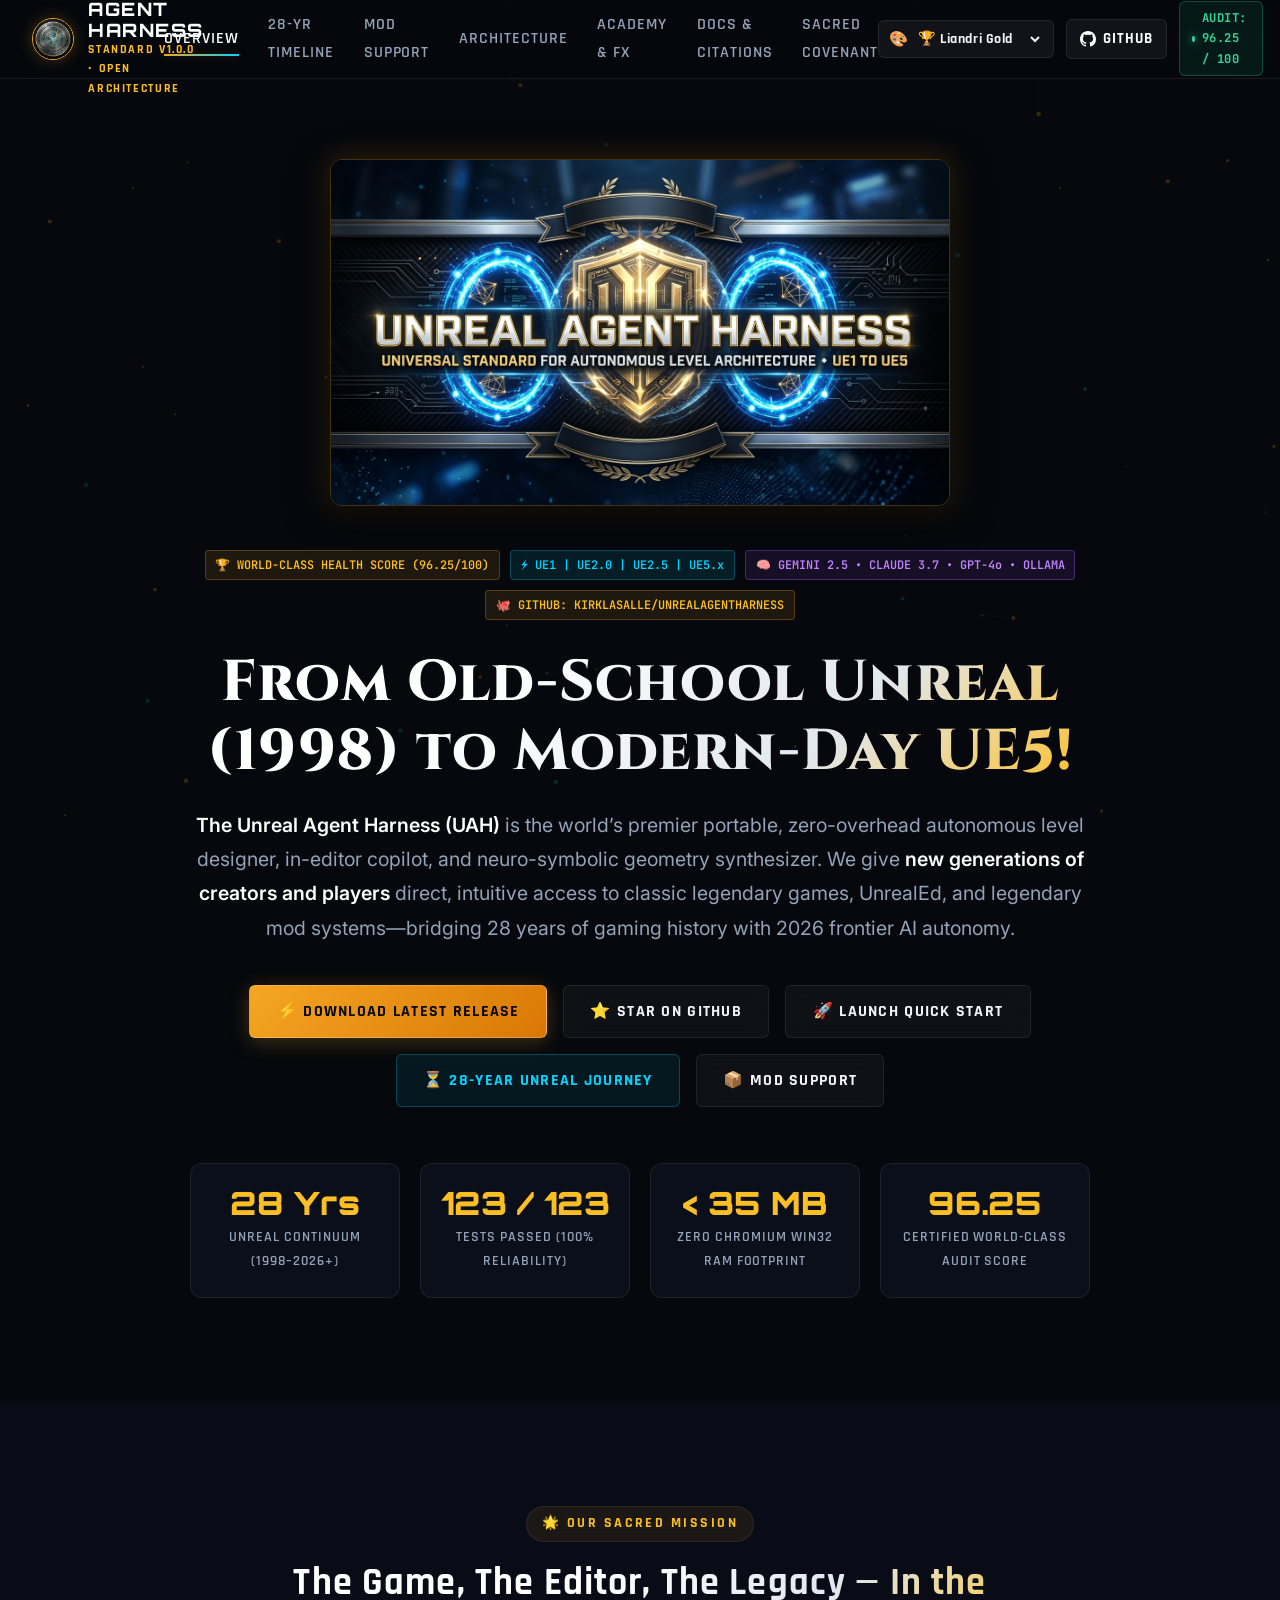
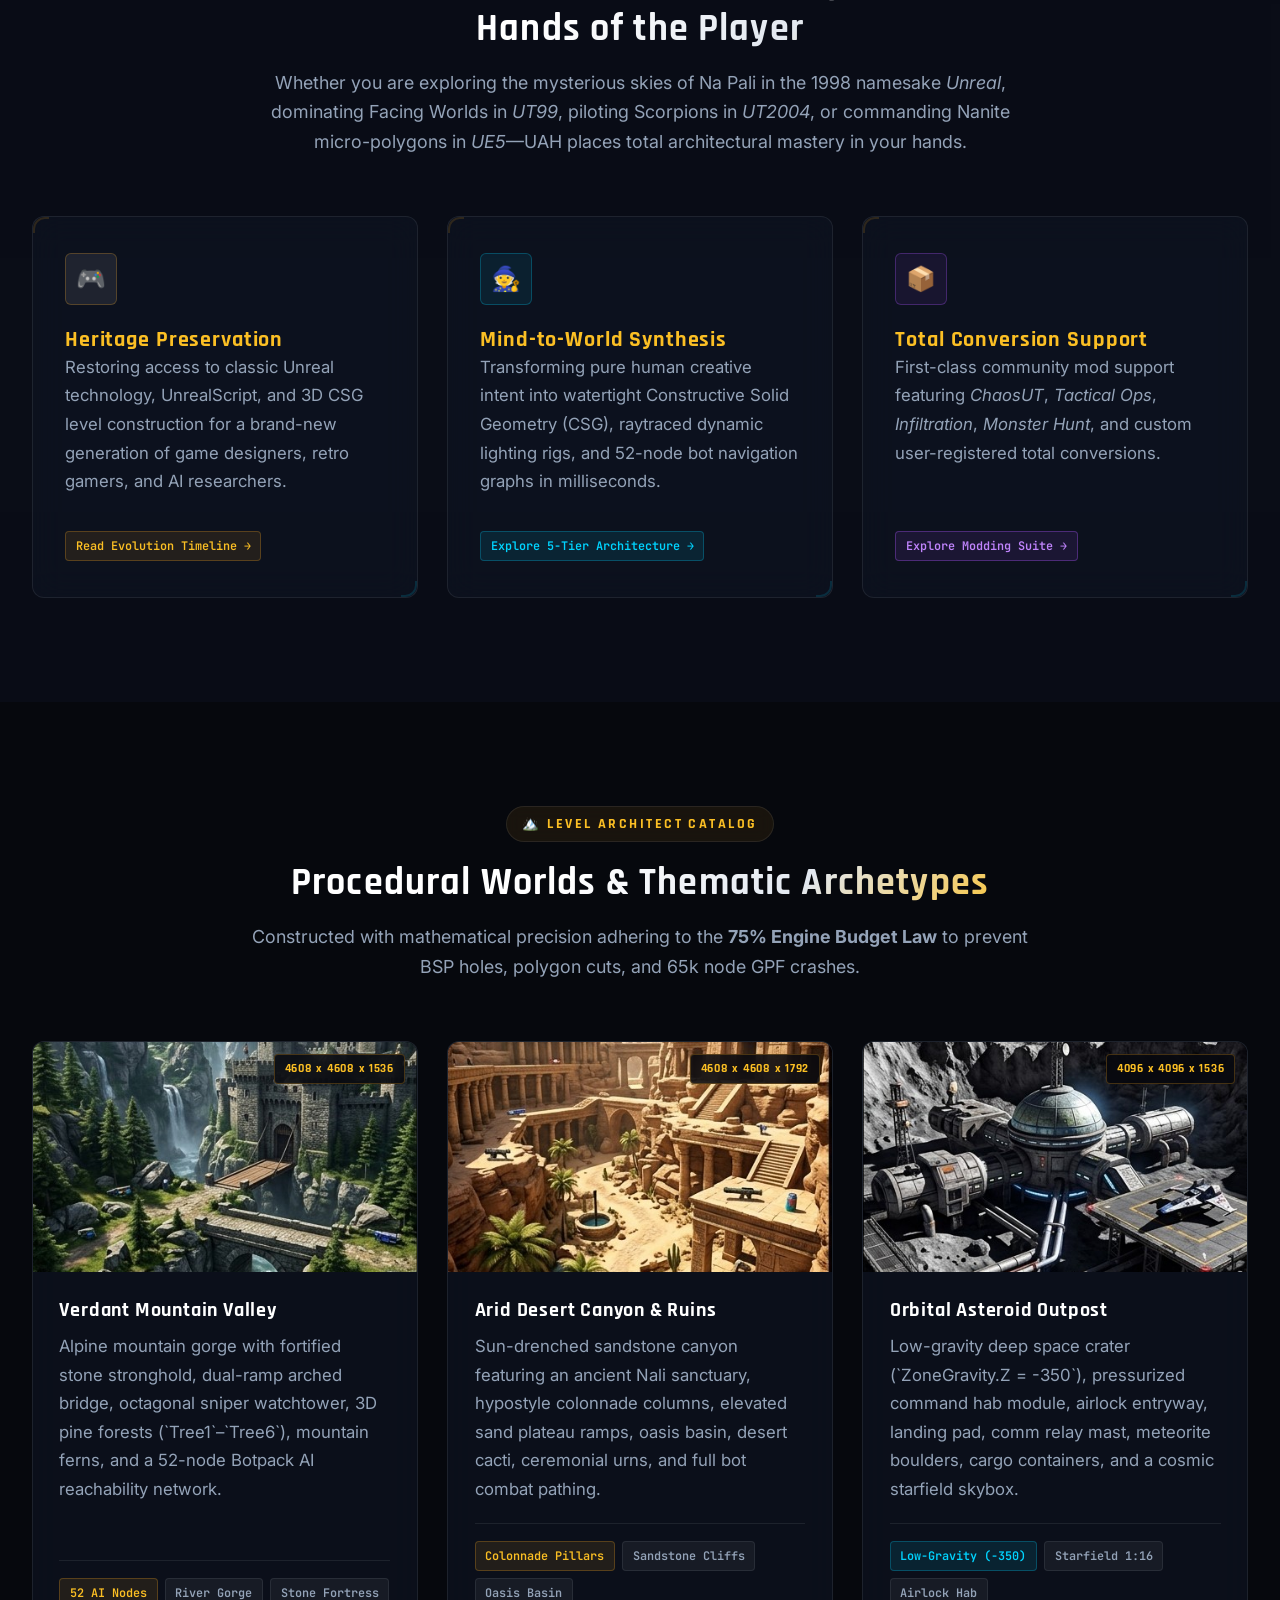
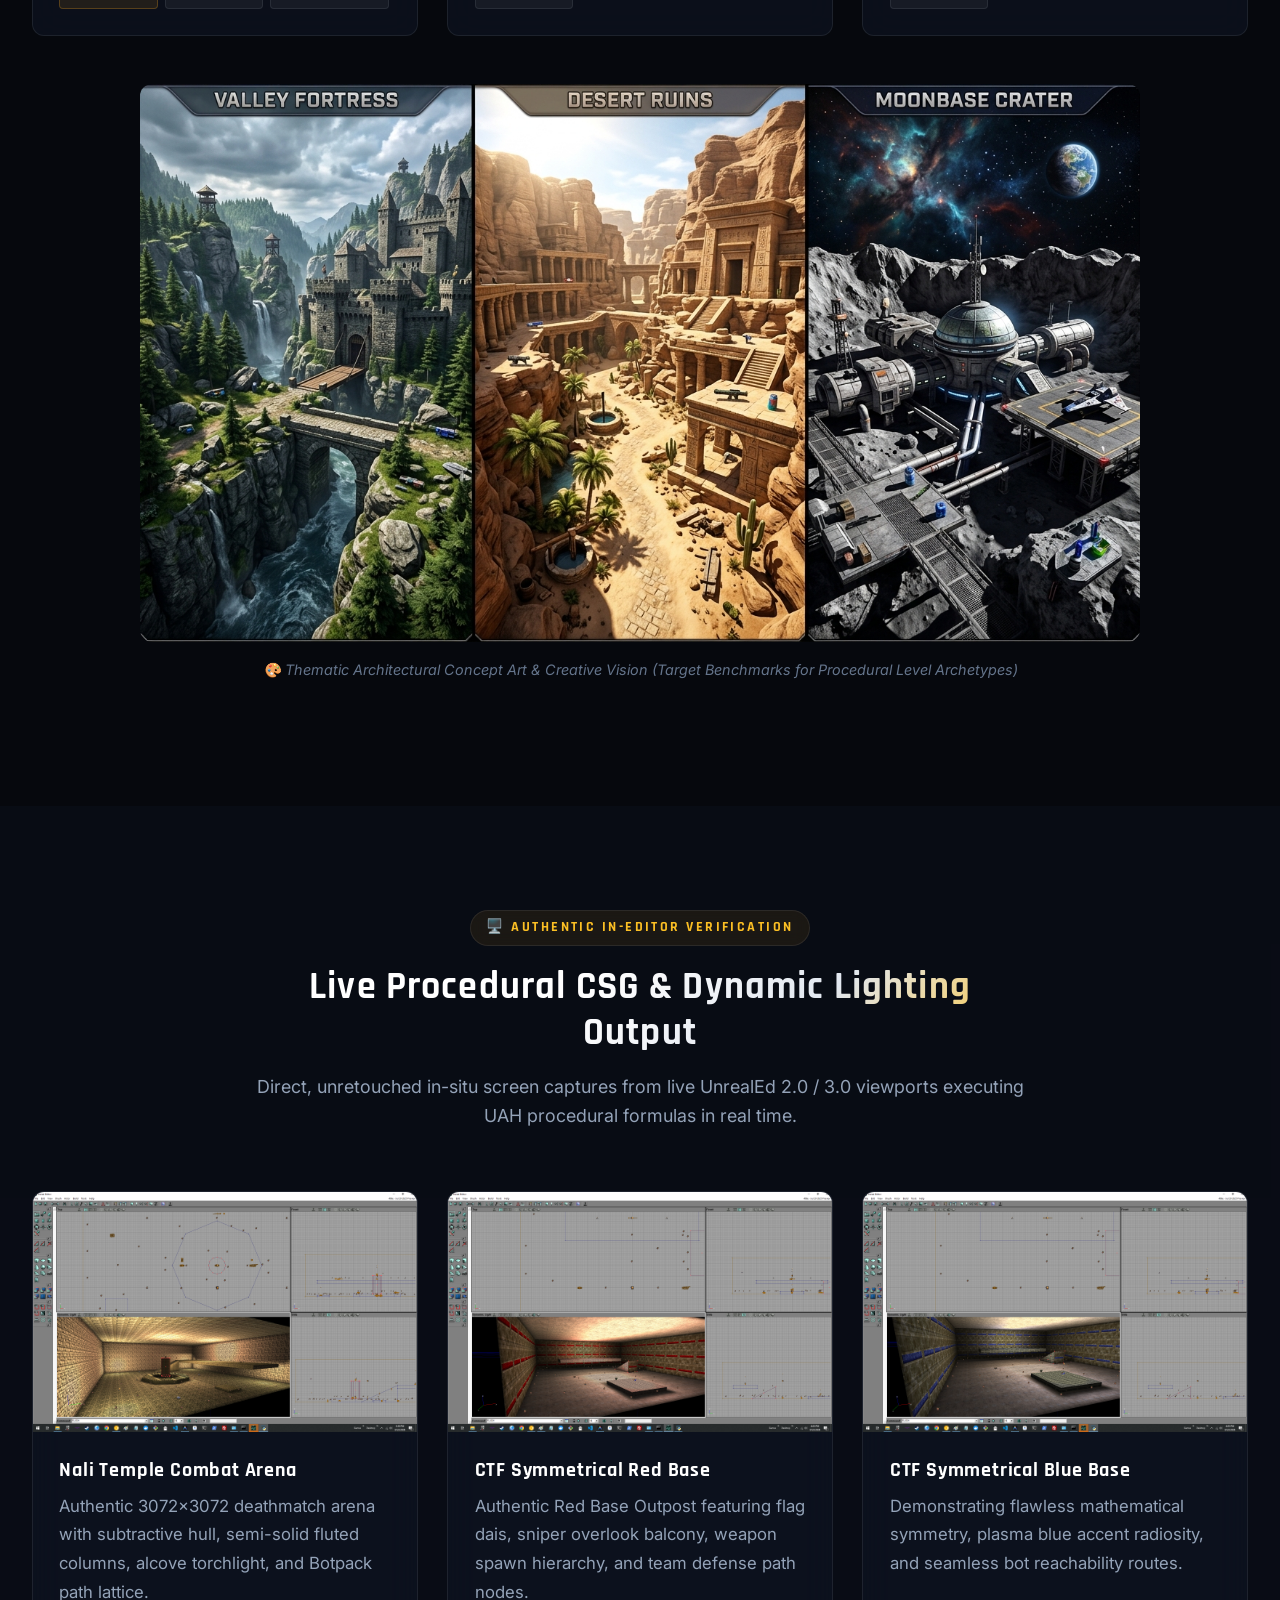
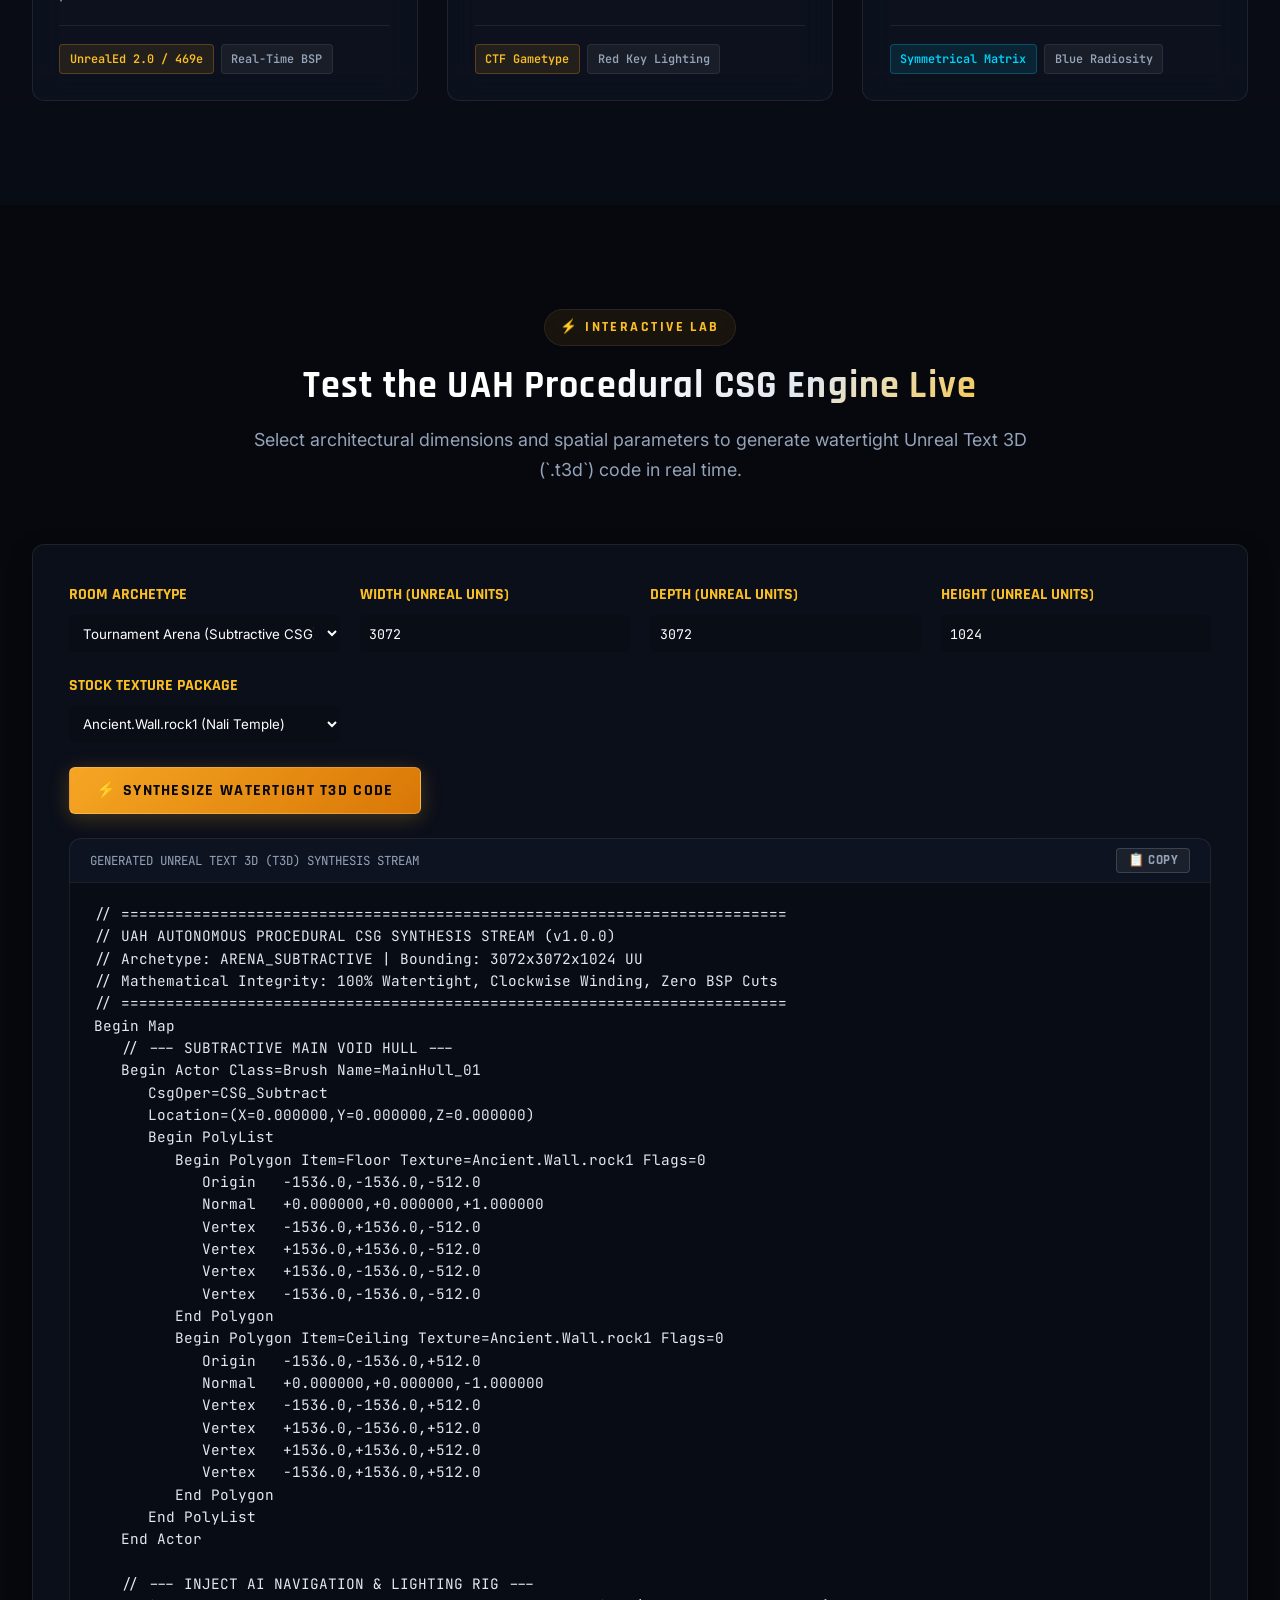
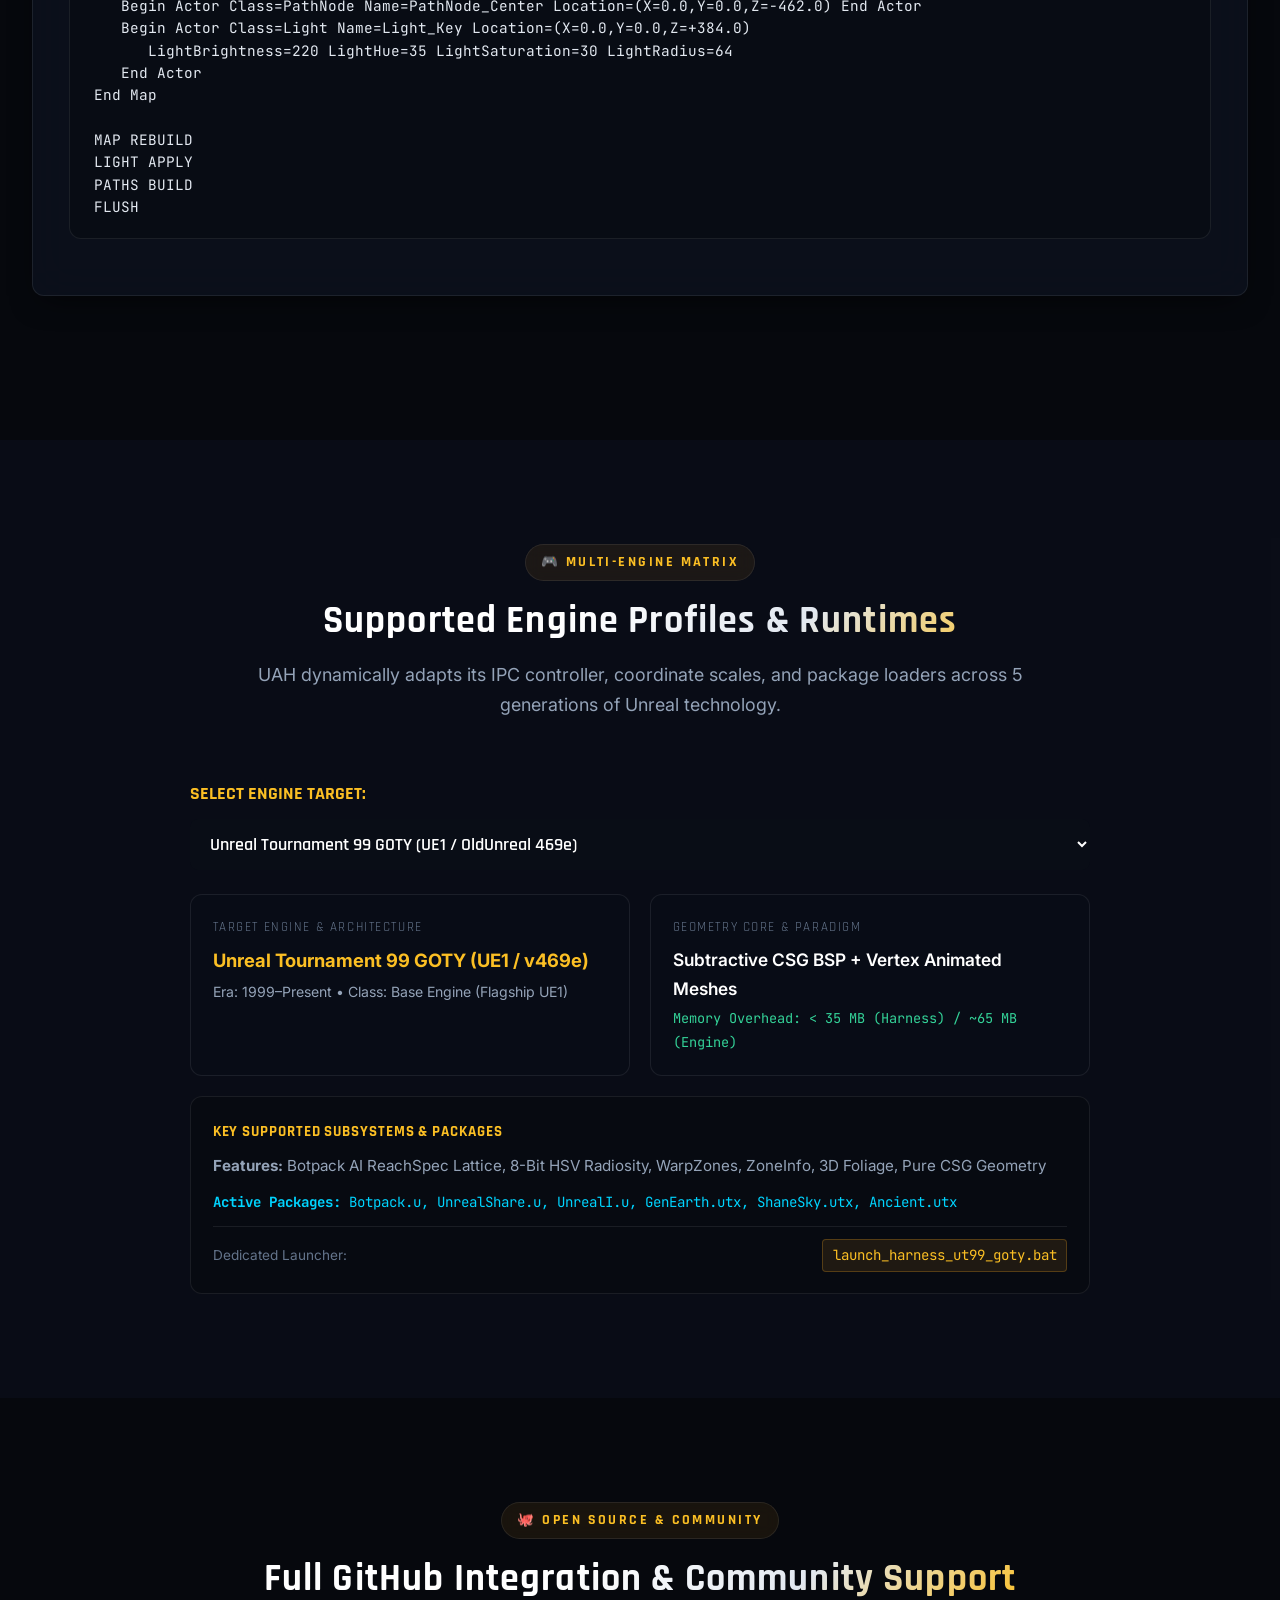
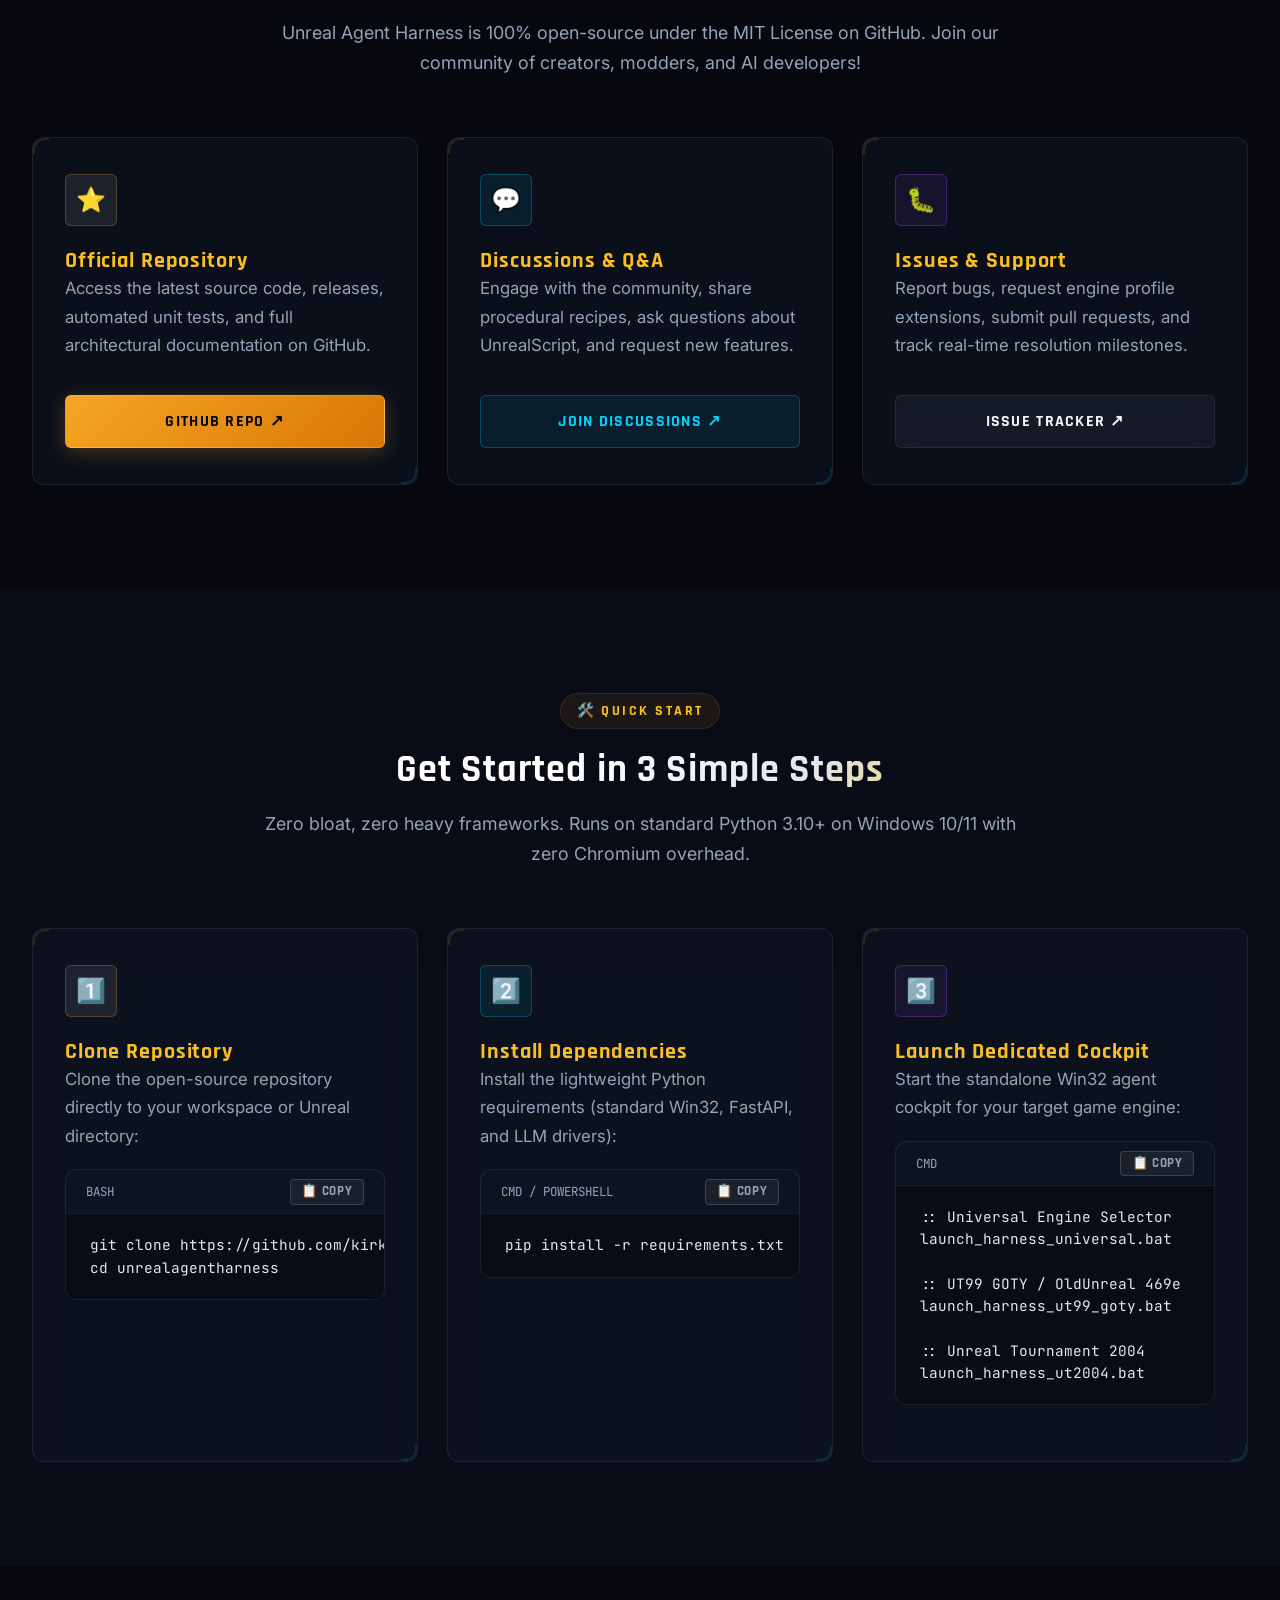
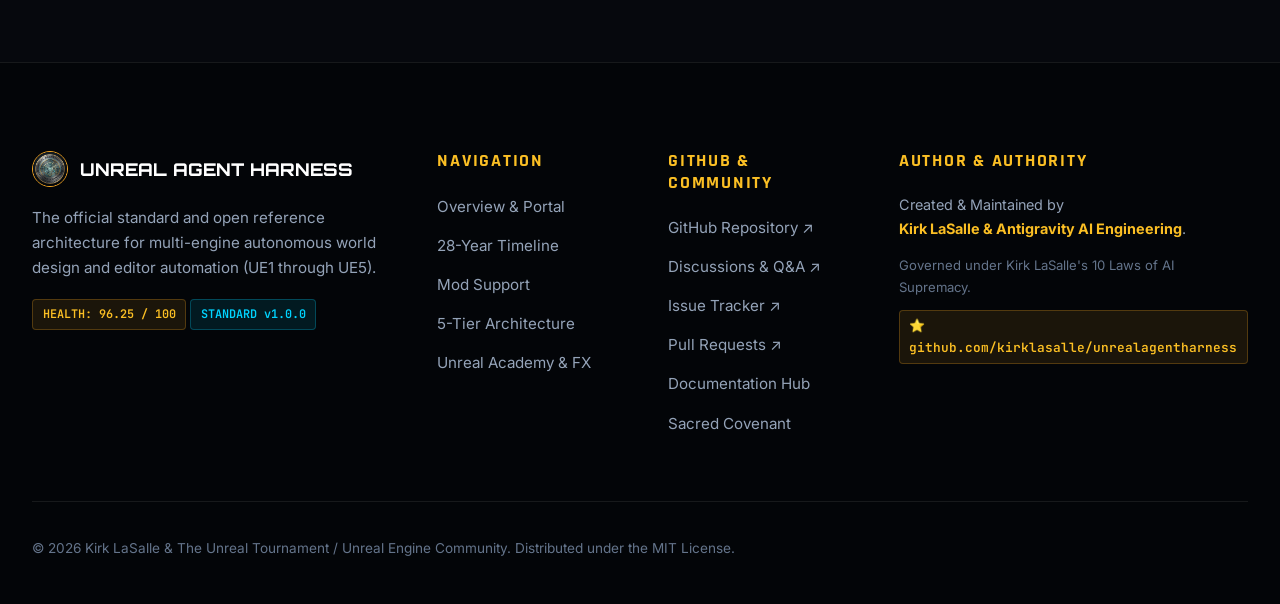
<file: public_html/index.html>
<!DOCTYPE html>
<html lang="en">
<head>
  <meta charset="UTF-8">
  <meta name="viewport" content="width=device-width, initial-scale=1.0">
  <title>Unreal Agent Harness (UAH) — Multi-Engine Autonomous Level Designer & In-Editor Copilot</title>
  <meta name="description" content="Official Portal for Unreal Agent Harness (UAH). World-class autonomous level architect, CSG geometry synthesizer, and in-editor copilot bridging Unreal 1 (1998) through Unreal Engine 5.">
  <link rel="stylesheet" href="css/style.css">
  <link rel="icon" type="image/jpeg" href="images/uah_seal_circular.jpg">
</head>
<body>

  <!-- ==========================================================================
       TOP NAVIGATION BAR
       ========================================================================== -->
  <header class="navbar">
    <div class="container navbar-inner">
      <a href="index.html" class="nav-brand">
        <img src="images/uah_seal_circular.jpg" alt="UAH Official Certified Seal" class="brand-logo">
        <div class="brand-text">
          <span class="brand-name">UNREAL AGENT HARNESS</span>
          <span class="brand-tagline">STANDARD v1.0.0 • OPEN ARCHITECTURE</span>
        </div>
      </a>

      <nav>
        <ul class="nav-links">
          <li><a href="index.html" class="nav-link active">Overview</a></li>
          <li><a href="timeline.html" class="nav-link">28-Yr Timeline</a></li>
          <li><a href="mods.html" class="nav-link">Mod Support</a></li>
          <li><a href="architecture.html" class="nav-link">Architecture</a></li>
          <li><a href="academy.html" class="nav-link">Academy & FX</a></li>
          <li><a href="docs.html" class="nav-link">Docs & Citations</a></li>
          <li><a href="covenant.html" class="nav-link">Sacred Covenant</a></li>
        </ul>
      </nav>

      <div class="nav-cta-group">
        <div class="theme-selector-wrap" title="Switch Unreal Era Visual Style">
          <span style="font-size: 0.95rem;">🎨</span>
          <select class="theme-select-input" aria-label="Visual Style Theme Selector">
            <option value="liandri">🏆 Liandri Gold</option>
            <option value="napali">🌿 Na Pali 1998</option>
            <option value="ue5">🌌 UE5 Nanite</option>
            <option value="retro">📟 1998 Retro</option>
            <option value="skaarj">🛸 Skaarj Orbital</option>
          </select>
        </div>
        <a href="https://github.com/kirklasalle/unrealagentharness" target="_blank" rel="noopener" class="btn-gh" title="Official GitHub Repository">
          <svg height="16" width="16" viewBox="0 0 16 16" fill="currentColor" style="vertical-align: middle;"><path d="M8 0C3.58 0 0 3.58 0 8c0 3.54 2.29 6.53 5.47 7.59.4.07.55-.17.55-.38 0-.19-.01-.82-.01-1.49-2.01.37-2.53-.49-2.69-.94-.09-.23-.48-.94-.82-1.13-.28-.15-.68-.52-.01-.53.63-.01 1.08.58 1.23.82.72 1.21 1.87.87 2.33.66.07-.52.28-.87.51-1.07-1.78-.2-3.64-.89-3.64-3.95 0-.87.31-1.59.82-2.15-.08-.2-.36-1.02.08-2.12 0 0 .67-.21 2.2.82.64-.18 1.32-.27 2-.27.68 0 1.36.09 2 .27 1.53-1.04 2.2-.82 2.2-.82.44 1.1.16 1.92.08 2.12.51.56.82 1.27.82 2.15 0 3.07-1.87 3.75-3.65 3.95.29.25.54.73.54 1.48 0 1.07-.01 1.93-.01 2.2 0 .21.15.46.55.38A8.013 8.013 0 0016 8c0-4.42-3.58-8-8-8z"></path></svg>
          <span>GitHub</span>
        </a>
        <div class="badge-audit" title="Official Audit Certification Score">
          <span class="badge-audit-dot"></span>
          <span>AUDIT: 96.25 / 100</span>
        </div>
        <button class="nav-toggle" aria-label="Toggle navigation menu">☰</button>
      </div>
    </div>
  </header>

  <!-- ==========================================================================
       HERO SECTION
       ========================================================================== -->
  <section class="hero">
    <div class="container">
      <div class="hero-crest-wrapper">
        <img src="images/uah_titlebar_crest.jpg" alt="Unreal Agent Harness Titlebar Crest" class="hero-crest-img">
      </div>

      <div class="hero-content">
        <div class="hero-badges-strip">
          <span class="badge badge-gold">🏆 WORLD-CLASS HEALTH SCORE (96.25/100)</span>
          <span class="badge badge-cyan">⚡ UE1 | UE2.0 | UE2.5 | UE5.x</span>
          <span class="badge badge-purple">🧠 GEMINI 2.5 • CLAUDE 3.7 • GPT-4o • OLLAMA</span>
          <a href="https://github.com/kirklasalle/unrealagentharness" target="_blank" rel="noopener" class="badge badge-gold" style="text-decoration: none;">🐙 GITHUB: KIRKLASALLE/UNREALAGENTHARNESS</a>
        </div>

        <h1 class="hero-title">From Old-School Unreal (1998) to Modern-Day UE5!</h1>
        <p class="hero-lead">
          <strong>The Unreal Agent Harness (UAH)</strong> is the world’s premier portable, zero-overhead autonomous level designer, in-editor copilot, and neuro-symbolic geometry synthesizer. We give <strong>new generations of creators and players</strong> direct, intuitive access to classic legendary games, UnrealEd, and legendary mod systems—bridging 28 years of gaming history with 2026 frontier AI autonomy.
        </p>

        <div class="hero-actions">
          <a href="https://github.com/kirklasalle/unrealagentharness/releases/latest" target="_blank" rel="noopener" class="btn btn-primary">⚡ Download Latest Release</a>
          <a href="https://github.com/kirklasalle/unrealagentharness" target="_blank" rel="noopener" class="btn btn-secondary">⭐ Star on GitHub</a>
          <a href="#quickstart" class="btn btn-secondary">🚀 Launch Quick Start</a>
          <a href="timeline.html" class="btn btn-cyan">⏳ 28-Year Unreal Journey</a>
          <a href="mods.html" class="btn btn-secondary">📦 Mod Support</a>
        </div>

        <div class="hero-stats-grid">
          <div class="stat-card">
            <div class="stat-number">28 Yrs</div>
            <div class="stat-label">Unreal Continuum (1998–2026+)</div>
          </div>
          <div class="stat-card">
            <div class="stat-number">123 / 123</div>
            <div class="stat-label">Tests Passed (100% Reliability)</div>
          </div>
          <div class="stat-card">
            <div class="stat-number">&lt; 35 MB</div>
            <div class="stat-label">Zero Chromium Win32 RAM Footprint</div>
          </div>
          <div class="stat-card">
            <div class="stat-number">96.25</div>
            <div class="stat-label">Certified World-Class Audit Score</div>
          </div>
        </div>
      </div>
    </div>
  </section>

  <!-- ==========================================================================
       THE CORE MISSION & VISION: EMPOWERING THE PLAYER & CREATOR
       ========================================================================== -->
  <section class="section" style="background: rgba(16, 22, 38, 0.4); border-top: 1px solid var(--border-subtle); border-bottom: 1px solid var(--border-subtle);">
    <div class="container">
      <div class="section-header">
        <span class="section-tag">🌟 Our Sacred Mission</span>
        <h2 class="section-title">The Game, The Editor, The Legacy — In the Hands of the Player</h2>
        <p class="section-subtitle">
          Whether you are exploring the mysterious skies of Na Pali in the 1998 namesake <em>Unreal</em>, dominating Facing Worlds in <em>UT99</em>, piloting Scorpions in <em>UT2004</em>, or commanding Nanite micro-polygons in <em>UE5</em>—UAH places total architectural mastery in your hands.
        </p>
      </div>

      <div class="card-grid-3">
        <div class="feature-card">
          <div class="feature-icon-box">🎮</div>
          <h3>Heritage Preservation</h3>
          <p>Restoring access to classic Unreal technology, UnrealScript, and 3D CSG level construction for a brand-new generation of game designers, retro gamers, and AI researchers.</p>
          <div style="margin-top: auto; padding-top: 1rem;"><a href="timeline.html" class="badge badge-gold">Read Evolution Timeline &rarr;</a></div>
        </div>

        <div class="feature-card">
          <div class="feature-icon-box cyan">🧙</div>
          <h3>Mind-to-World Synthesis</h3>
          <p>Transforming pure human creative intent into watertight Constructive Solid Geometry (CSG), raytraced dynamic lighting rigs, and 52-node bot navigation graphs in milliseconds.</p>
          <div style="margin-top: auto; padding-top: 1rem;"><a href="architecture.html" class="badge badge-cyan">Explore 5-Tier Architecture &rarr;</a></div>
        </div>

        <div class="feature-card">
          <div class="feature-icon-box purple">📦</div>
          <h3>Total Conversion Support</h3>
          <p>First-class community mod support featuring <em>ChaosUT</em>, <em>Tactical Ops</em>, <em>Infiltration</em>, <em>Monster Hunt</em>, and custom user-registered total conversions.</p>
          <div style="margin-top: auto; padding-top: 1rem;"><a href="mods.html" class="badge badge-purple">Explore Modding Suite &rarr;</a></div>
        </div>
      </div>
    </div>
  </section>

  <!-- ==========================================================================
       PROCEDURAL LEVEL ARCHETYPE SHOWCASE
       ========================================================================== -->
  <section class="section">
    <div class="container">
      <div class="section-header">
        <span class="section-tag">🏔️ Level Architect Catalog</span>
        <h2 class="section-title">Procedural Worlds & Thematic Archetypes</h2>
        <p class="section-subtitle">
          Constructed with mathematical precision adhering to the <strong>75% Engine Budget Law</strong> to prevent BSP holes, polygon cuts, and 65k node GPF crashes.
        </p>
      </div>

      <div class="gallery-grid">
        <div class="showcase-card">
          <div class="showcase-img-wrap">
            <img src="images/Builderbutton_valley_01.jpg" alt="Verdant Mountain Valley Archetype">
            <span class="showcase-tag">4608 x 4608 x 1536</span>
          </div>
          <div class="showcase-body">
            <h3 class="showcase-title">Verdant Mountain Valley</h3>
            <p>Alpine mountain gorge with fortified stone stronghold, dual-ramp arched bridge, octagonal sniper watchtower, 3D pine forests (`Tree1`–`Tree6`), mountain ferns, and a 52-node Botpack AI reachability network.</p>
            <div class="showcase-specs">
              <span class="badge badge-gold">52 AI Nodes</span>
              <span class="badge">River Gorge</span>
              <span class="badge">Stone Fortress</span>
            </div>
          </div>
        </div>

        <div class="showcase-card">
          <div class="showcase-img-wrap">
            <img src="images/Builderbutton_desert_01.jpg" alt="Arid Desert Canyon Archetype">
            <span class="showcase-tag">4608 x 4608 x 1792</span>
          </div>
          <div class="showcase-body">
            <h3 class="showcase-title">Arid Desert Canyon & Ruins</h3>
            <p>Sun-drenched sandstone canyon featuring an ancient Nali sanctuary, hypostyle colonnade columns, elevated sand plateau ramps, oasis basin, desert cacti, ceremonial urns, and full bot combat pathing.</p>
            <div class="showcase-specs">
              <span class="badge badge-gold">Colonnade Pillars</span>
              <span class="badge">Sandstone Cliffs</span>
              <span class="badge">Oasis Basin</span>
            </div>
          </div>
        </div>

        <div class="showcase-card">
          <div class="showcase-img-wrap">
            <img src="images/Builderbutton_moonbase_01.jpg" alt="Orbital Asteroid Outpost Archetype">
            <span class="showcase-tag">4096 x 4096 x 1536</span>
          </div>
          <div class="showcase-body">
            <h3 class="showcase-title">Orbital Asteroid Outpost</h3>
            <p>Low-gravity deep space crater (`ZoneGravity.Z = -350`), pressurized command hab module, airlock entryway, landing pad, comm relay mast, meteorite boulders, cargo containers, and a cosmic starfield skybox.</p>
            <div class="showcase-specs">
              <span class="badge badge-cyan">Low-Gravity (-350)</span>
              <span class="badge">Starfield 1:16</span>
              <span class="badge">Airlock Hab</span>
            </div>
          </div>
        </div>
      </div>

      <div style="margin-top: 3rem; text-align: center;">
        <img src="images/outdoor_worlds_showcase.jpg" alt="Outdoor World Environments Thematic Concept Art" style="border-radius: 12px; border: 1px solid var(--border-gold); box-shadow: var(--shadow-gold); margin: 0 auto; max-width: 1000px;">
        <p style="margin-top: 1rem; font-size: 0.9rem; color: var(--text-dim); font-style: italic;">
          🎨 Thematic Architectural Concept Art & Creative Vision (Target Benchmarks for Procedural Level Archetypes)
        </p>
      </div>
    </div>
  </section>

  <!-- ==========================================================================
       LIVE IN-EDITOR VIEWPORT EVIDENCE (AUTHENTIC REALITY)
       ========================================================================== -->
  <section class="section" style="background: rgba(11, 15, 25, 0.7); border-top: 1px solid var(--border-subtle); border-bottom: 1px solid var(--border-subtle);">
    <div class="container">
      <div class="section-header">
        <span class="section-tag">🖥️ Authentic In-Editor Verification</span>
        <h2 class="section-title">Live Procedural CSG & Dynamic Lighting Output</h2>
        <p class="section-subtitle">
          Direct, unretouched in-situ screen captures from live UnrealEd 2.0 / 3.0 viewports executing UAH procedural formulas in real time.
        </p>
      </div>

      <div class="gallery-grid">
        <div class="showcase-card">
          <div class="showcase-img-wrap" style="height: 240px;">
            <img src="images/unrealed_temple_arena.png" alt="UnrealEd Temple Arena Synthesis">
          </div>
          <div class="showcase-body">
            <h3 class="showcase-title">Nali Temple Combat Arena</h3>
            <p>Authentic 3072x3072 deathmatch arena with subtractive hull, semi-solid fluted columns, alcove torchlight, and Botpack path lattice.</p>
            <div class="showcase-specs">
              <span class="badge badge-gold">UnrealEd 2.0 / 469e</span>
              <span class="badge">Real-Time BSP</span>
            </div>
          </div>
        </div>

        <div class="showcase-card">
          <div class="showcase-img-wrap" style="height: 240px;">
            <img src="images/unrealed_ctf_red.png" alt="UnrealEd CTF Red Base">
          </div>
          <div class="showcase-body">
            <h3 class="showcase-title">CTF Symmetrical Red Base</h3>
            <p>Authentic Red Base Outpost featuring flag dais, sniper overlook balcony, weapon spawn hierarchy, and team defense path nodes.</p>
            <div class="showcase-specs">
              <span class="badge badge-gold">CTF Gametype</span>
              <span class="badge">Red Key Lighting</span>
            </div>
          </div>
        </div>

        <div class="showcase-card">
          <div class="showcase-img-wrap" style="height: 240px;">
            <img src="images/unrealed_ctf_blue.png" alt="UnrealEd CTF Blue Base">
          </div>
          <div class="showcase-body">
            <h3 class="showcase-title">CTF Symmetrical Blue Base</h3>
            <p>Demonstrating flawless mathematical symmetry, plasma blue accent radiosity, and seamless bot reachability routes.</p>
            <div class="showcase-specs">
              <span class="badge badge-cyan">Symmetrical Matrix</span>
              <span class="badge">Blue Radiosity</span>
            </div>
          </div>
        </div>
      </div>
    </div>
  </section>

  <!-- ==========================================================================
       INTERACTIVE CSG ROOM SYNTHESIZER DEMO
       ========================================================================== -->
  <section class="section">
    <div class="container">
      <div class="section-header">
        <span class="section-tag">⚡ Interactive Lab</span>
        <h2 class="section-title">Test the UAH Procedural CSG Engine Live</h2>
        <p class="section-subtitle">
          Select architectural dimensions and spatial parameters to generate watertight Unreal Text 3D (`.t3d`) code in real time.
        </p>
      </div>

      <div class="interactive-box">
        <div style="display: grid; grid-template-columns: repeat(auto-fit, minmax(220px, 1fr)); gap: 1.25rem; margin-bottom: 1.5rem;">
          <div>
            <label style="display: block; font-family: var(--font-tech); font-weight: 700; color: var(--gold-light); margin-bottom: 0.4rem; text-transform: uppercase;">Room Archetype</label>
            <select id="csgRoomType" style="width: 100%; background: #090d16; border: 1px solid var(--border-subtle); color: #fff; padding: 0.6rem; border-radius: 6px; font-family: var(--font-body);">
              <option value="arena_subtractive">Tournament Arena (Subtractive CSG)</option>
              <option value="valley_subtractive">Mountain Valley (Subtractive Gorge)</option>
              <option value="orbital_subtractive">Orbital Asteroid Hab Module</option>
              <option value="scifi_subtractive">Sci-Fi Industrial Arena</option>
            </select>
          </div>

          <div>
            <label style="display: block; font-family: var(--font-tech); font-weight: 700; color: var(--gold-light); margin-bottom: 0.4rem; text-transform: uppercase;">Width (Unreal Units)</label>
            <input type="number" id="csgWidth" value="3072" step="256" style="width: 100%; background: #090d16; border: 1px solid var(--border-subtle); color: #fff; padding: 0.6rem; border-radius: 6px; font-family: var(--font-mono);">
          </div>

          <div>
            <label style="display: block; font-family: var(--font-tech); font-weight: 700; color: var(--gold-light); margin-bottom: 0.4rem; text-transform: uppercase;">Depth (Unreal Units)</label>
            <input type="number" id="csgDepth" value="3072" step="256" style="width: 100%; background: #090d16; border: 1px solid var(--border-subtle); color: #fff; padding: 0.6rem; border-radius: 6px; font-family: var(--font-mono);">
          </div>

          <div>
            <label style="display: block; font-family: var(--font-tech); font-weight: 700; color: var(--gold-light); margin-bottom: 0.4rem; text-transform: uppercase;">Height (Unreal Units)</label>
            <input type="number" id="csgHeight" value="1024" step="128" style="width: 100%; background: #090d16; border: 1px solid var(--border-subtle); color: #fff; padding: 0.6rem; border-radius: 6px; font-family: var(--font-mono);">
          </div>

          <div>
            <label style="display: block; font-family: var(--font-tech); font-weight: 700; color: var(--gold-light); margin-bottom: 0.4rem; text-transform: uppercase;">Stock Texture Package</label>
            <select id="csgTexture" style="width: 100%; background: #090d16; border: 1px solid var(--border-subtle); color: #fff; padding: 0.6rem; border-radius: 6px; font-family: var(--font-body);">
              <option value="Ancient.Wall.rock1">Ancient.Wall.rock1 (Nali Temple)</option>
              <option value="UTtech1.Wall.metal1">UTtech1.Wall.metal1 (Tournament)</option>
              <option value="GenEarth.Ground.dirt1">GenEarth.Ground.dirt1 (Valley)</option>
              <option value="SpaceFX.Sky.starfield1">SpaceFX.Sky.starfield1 (Cosmic)</option>
            </select>
          </div>
        </div>

        <button id="csgGenerateBtn" class="btn btn-primary" style="margin-bottom: 1.5rem;">⚡ Synthesize Watertight T3D Code</button>

        <div class="code-header">
          <span>GENERATED UNREAL TEXT 3D (T3D) SYNTHESIS STREAM</span>
        </div>
        <pre><code id="csgOutputPreview">// Click Synthesize to inspect generated T3D code...</code></pre>
      </div>
    </div>
  </section>

  <!-- ==========================================================================
       INTERACTIVE ENGINE MATRIX SELECTOR
       ========================================================================== -->
  <section class="section" style="background: rgba(16, 22, 38, 0.4); border-top: 1px solid var(--border-subtle); border-bottom: 1px solid var(--border-subtle);">
    <div class="container">
      <div class="section-header">
        <span class="section-tag">🎮 Multi-Engine Matrix</span>
        <h2 class="section-title">Supported Engine Profiles & Runtimes</h2>
        <p class="section-subtitle">
          UAH dynamically adapts its IPC controller, coordinate scales, and package loaders across 5 generations of Unreal technology.
        </p>
      </div>

      <div style="max-width: 900px; margin: 0 auto;">
        <label for="engineProfileSelect" style="display: block; font-family: var(--font-tech); font-size: 1.1rem; font-weight: 700; color: var(--gold-light); margin-bottom: 0.6rem; text-transform: uppercase;">
          Select Engine Target:
        </label>
        <select id="engineProfileSelect" style="width: 100%; background: #090d16; border: 1px solid var(--border-gold); color: #fff; padding: 0.85rem 1rem; border-radius: 8px; font-family: var(--font-tech); font-size: 1.1rem; font-weight: 600; cursor: pointer;">
          <option value="ut99_goty">Unreal Tournament 99 GOTY (UE1 / OldUnreal 469e)</option>
          <option value="ut99_chaosut">ChaosUT: Evolution Mod (UE1 / Total Conversion)</option>
          <option value="ut2004">Unreal Tournament 2004 (UE2.5 / Karma Physics & Onslaught)</option>
          <option value="ue5">Unreal Engine 5.x (Modern UE5 / Nanite & Lumen Bridge)</option>
        </select>

        <div id="engineProfileDetails" style="margin-top: 1.5rem;">
          <!-- Dynamically populated by main.js -->
        </div>
      </div>
    </div>
  </section>

  <!-- ==========================================================================
       GITHUB OPEN SOURCE & COMMUNITY SECTION
       ========================================================================== -->
  <section class="section">
    <div class="container">
      <div class="section-header">
        <span class="section-tag">🐙 Open Source & Community</span>
        <h2 class="section-title">Full GitHub Integration & Community Support</h2>
        <p class="section-subtitle">
          Unreal Agent Harness is 100% open-source under the MIT License on GitHub. Join our community of creators, modders, and AI developers!
        </p>
      </div>

      <div class="card-grid-3">
        <div class="feature-card">
          <div class="feature-icon-box">⭐</div>
          <h3>Official Repository</h3>
          <p>Access the latest source code, releases, automated unit tests, and full architectural documentation on GitHub.</p>
          <div style="margin-top: auto; padding-top: 1rem;">
            <a href="https://github.com/kirklasalle/unrealagentharness" target="_blank" rel="noopener" class="btn btn-primary" style="width: 100%;">GitHub Repo ↗</a>
          </div>
        </div>

        <div class="feature-card">
          <div class="feature-icon-box cyan">💬</div>
          <h3>Discussions & Q&A</h3>
          <p>Engage with the community, share procedural recipes, ask questions about UnrealScript, and request new features.</p>
          <div style="margin-top: auto; padding-top: 1rem;">
            <a href="https://github.com/kirklasalle/unrealagentharness/discussions" target="_blank" rel="noopener" class="btn btn-cyan" style="width: 100%;">Join Discussions ↗</a>
          </div>
        </div>

        <div class="feature-card">
          <div class="feature-icon-box purple">🐛</div>
          <h3>Issues & Support</h3>
          <p>Report bugs, request engine profile extensions, submit pull requests, and track real-time resolution milestones.</p>
          <div style="margin-top: auto; padding-top: 1rem;">
            <a href="https://github.com/kirklasalle/unrealagentharness/issues" target="_blank" rel="noopener" class="btn btn-secondary" style="width: 100%;">Issue Tracker ↗</a>
          </div>
        </div>
      </div>
    </div>
  </section>

  <!-- ==========================================================================
       QUICK START GUIDE
       ========================================================================== -->
  <section class="section" id="quickstart" style="background: rgba(16, 22, 38, 0.4); border-top: 1px solid var(--border-subtle);">
    <div class="container">
      <div class="section-header">
        <span class="section-tag">🛠️ Quick Start</span>
        <h2 class="section-title">Get Started in 3 Simple Steps</h2>
        <p class="section-subtitle">
          Zero bloat, zero heavy frameworks. Runs on standard Python 3.10+ on Windows 10/11 with zero Chromium overhead.
        </p>
      </div>

      <div class="card-grid-3">
        <div class="feature-card">
          <div class="feature-icon-box">1️⃣</div>
          <h3>Clone Repository</h3>
          <p>Clone the open-source repository directly to your workspace or Unreal directory:</p>
          <div class="code-header"><span>BASH</span></div>
          <pre><code>git clone https://github.com/kirklasalle/unrealagentharness.git
cd unrealagentharness</code></pre>
        </div>

        <div class="feature-card">
          <div class="feature-icon-box cyan">2️⃣</div>
          <h3>Install Dependencies</h3>
          <p>Install the lightweight Python requirements (standard Win32, FastAPI, and LLM drivers):</p>
          <div class="code-header"><span>CMD / POWERSHELL</span></div>
          <pre><code>pip install -r requirements.txt</code></pre>
        </div>

        <div class="feature-card">
          <div class="feature-icon-box purple">3️⃣</div>
          <h3>Launch Dedicated Cockpit</h3>
          <p>Start the standalone Win32 agent cockpit for your target game engine:</p>
          <div class="code-header"><span>CMD</span></div>
          <pre><code>:: Universal Engine Selector
launch_harness_universal.bat

:: UT99 GOTY / OldUnreal 469e
launch_harness_ut99_goty.bat

:: Unreal Tournament 2004
launch_harness_ut2004.bat</code></pre>
        </div>
      </div>
    </div>
  </section>

  <!-- ==========================================================================
       FOOTER
       ========================================================================== -->
  <footer class="footer">
    <div class="container">
      <div class="footer-grid">
        <div class="footer-brand">
          <div style="display: flex; align-items: center; gap: 0.75rem;">
            <img src="images/uah_seal_circular.jpg" alt="UAH Official Seal" style="width: 36px; height: 36px; border-radius: 50%; border: 1px solid var(--gold-primary);">
            <span style="font-family: var(--font-cyber); font-weight: 800; font-size: 1.1rem; color: #fff;">UNREAL AGENT HARNESS</span>
          </div>
          <p>The official standard and open reference architecture for multi-engine autonomous world design and editor automation (UE1 through UE5).</p>
          <div style="margin-top: 1rem;">
            <span class="badge badge-gold">HEALTH: 96.25 / 100</span>
            <span class="badge badge-cyan">STANDARD v1.0.0</span>
          </div>
        </div>

        <div>
          <h4 class="footer-title">Navigation</h4>
          <ul class="footer-links">
            <li><a href="index.html" class="footer-link">Overview & Portal</a></li>
            <li><a href="timeline.html" class="footer-link">28-Year Timeline</a></li>
            <li><a href="mods.html" class="footer-link">Mod Support</a></li>
            <li><a href="architecture.html" class="footer-link">5-Tier Architecture</a></li>
            <li><a href="academy.html" class="footer-link">Unreal Academy & FX</a></li>
          </ul>
        </div>

        <div>
          <h4 class="footer-title">GitHub & Community</h4>
          <ul class="footer-links">
            <li><a href="https://github.com/kirklasalle/unrealagentharness" target="_blank" rel="noopener" class="footer-link">GitHub Repository ↗</a></li>
            <li><a href="https://github.com/kirklasalle/unrealagentharness/discussions" target="_blank" rel="noopener" class="footer-link">Discussions & Q&A ↗</a></li>
            <li><a href="https://github.com/kirklasalle/unrealagentharness/issues" target="_blank" rel="noopener" class="footer-link">Issue Tracker ↗</a></li>
            <li><a href="https://github.com/kirklasalle/unrealagentharness/pulls" target="_blank" rel="noopener" class="footer-link">Pull Requests ↗</a></li>
            <li><a href="docs.html" class="footer-link">Documentation Hub</a></li>
            <li><a href="covenant.html" class="footer-link">Sacred Covenant</a></li>
          </ul>
        </div>

        <div>
          <h4 class="footer-title">Author & Authority</h4>
          <p style="font-size: 0.9rem; color: var(--text-muted); margin-bottom: 0.75rem;">
            Created & Maintained by<br>
            <strong style="color: var(--gold-light);">Kirk LaSalle & Antigravity AI Engineering</strong>.
          </p>
          <p style="font-size: 0.82rem; color: var(--text-dim); margin-bottom: 0.75rem;">
            Governed under Kirk LaSalle's 10 Laws of AI Supremacy.
          </p>
          <a href="https://github.com/kirklasalle/unrealagentharness" target="_blank" rel="noopener" class="badge badge-gold" style="font-size: 0.8rem; text-decoration: none;">
            ⭐ github.com/kirklasalle/unrealagentharness
          </a>
        </div>
      </div>

      <div class="footer-bottom">
        <div>&copy; 2026 Kirk LaSalle & The Unreal Tournament / Unreal Engine Community. Distributed under the MIT License.</div>
        <div>
          <button id="backToTopBtn" style="background: rgba(245,166,35,0.15); border: 1px solid var(--border-gold); color: var(--gold-light); padding: 0.4rem 0.8rem; border-radius: 4px; cursor: pointer; font-family: var(--font-tech); font-weight: 700; opacity: 0; pointer-events: none; transition: all 0.3s;">
            ▲ BACK TO TOP
          </button>
        </div>
      </div>
    </div>
  </footer>

  <script src="js/main.js"></script>
</body>
</html>
</file>
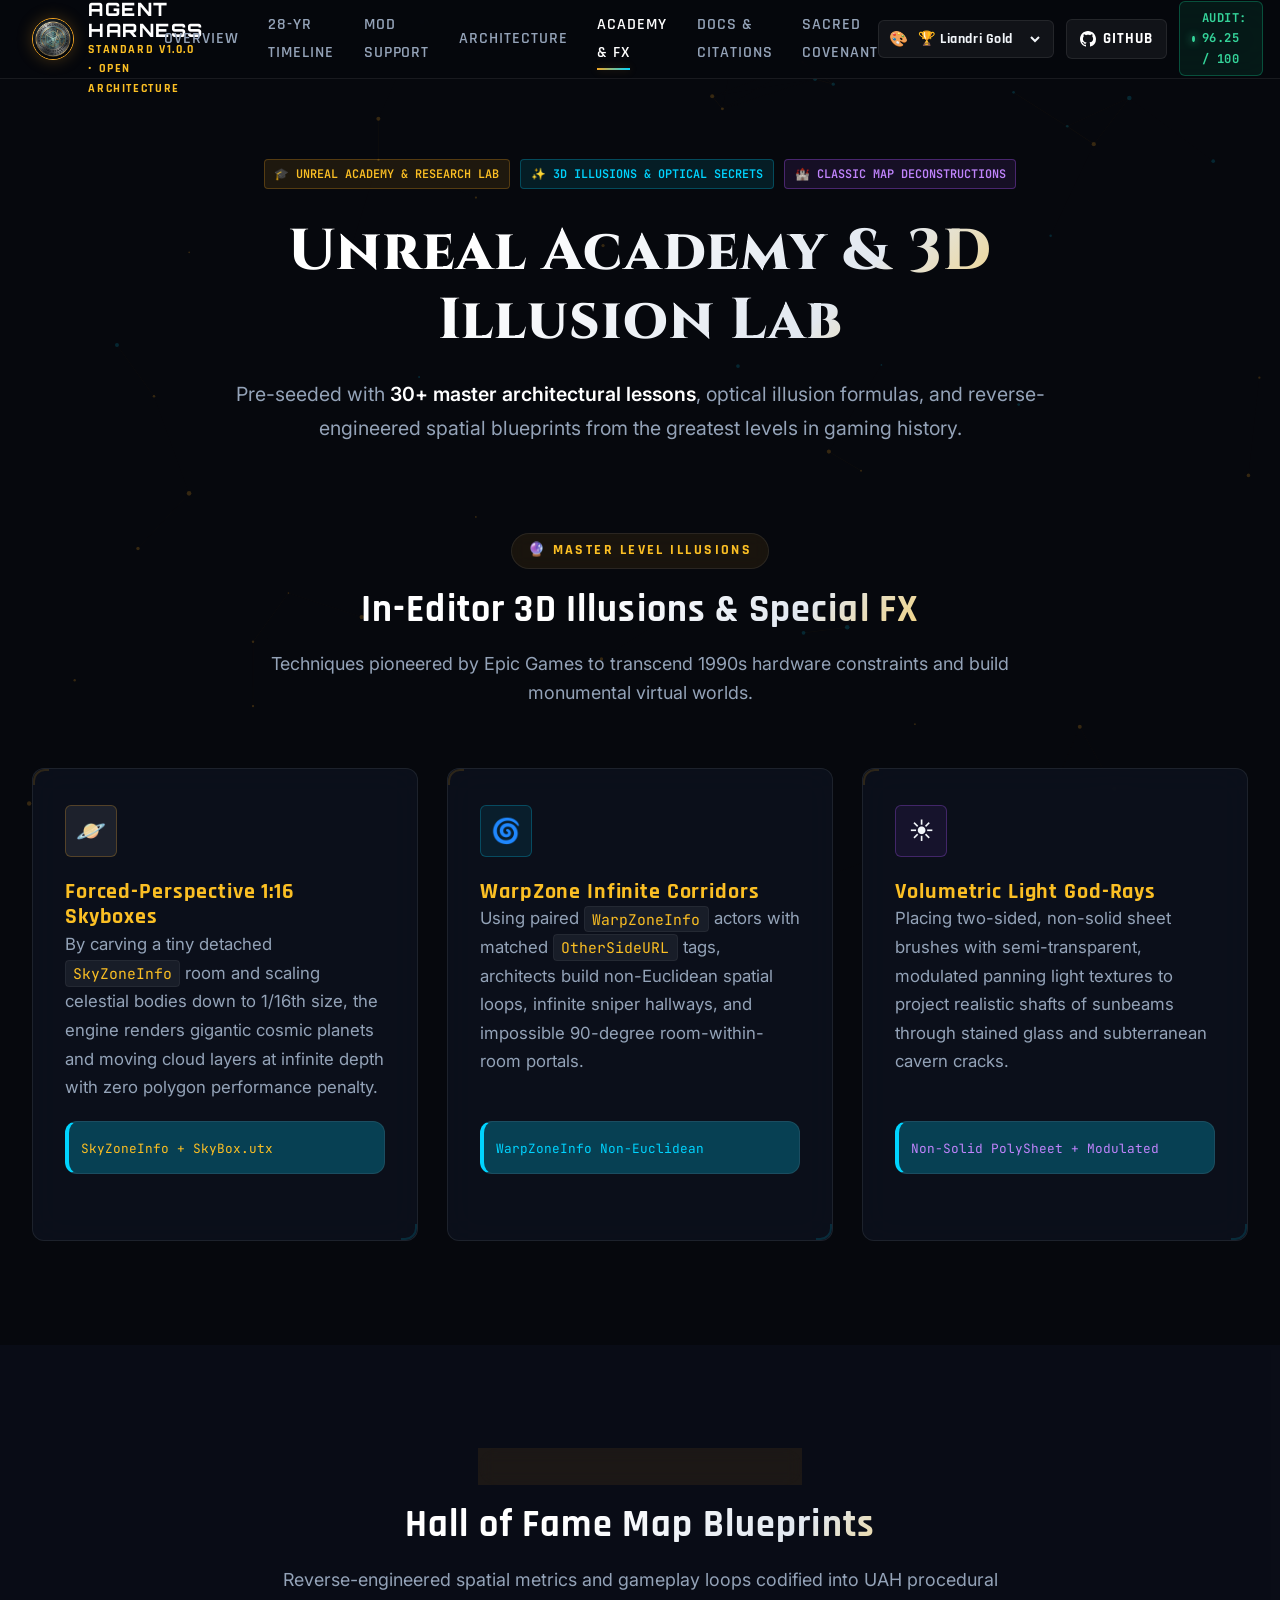
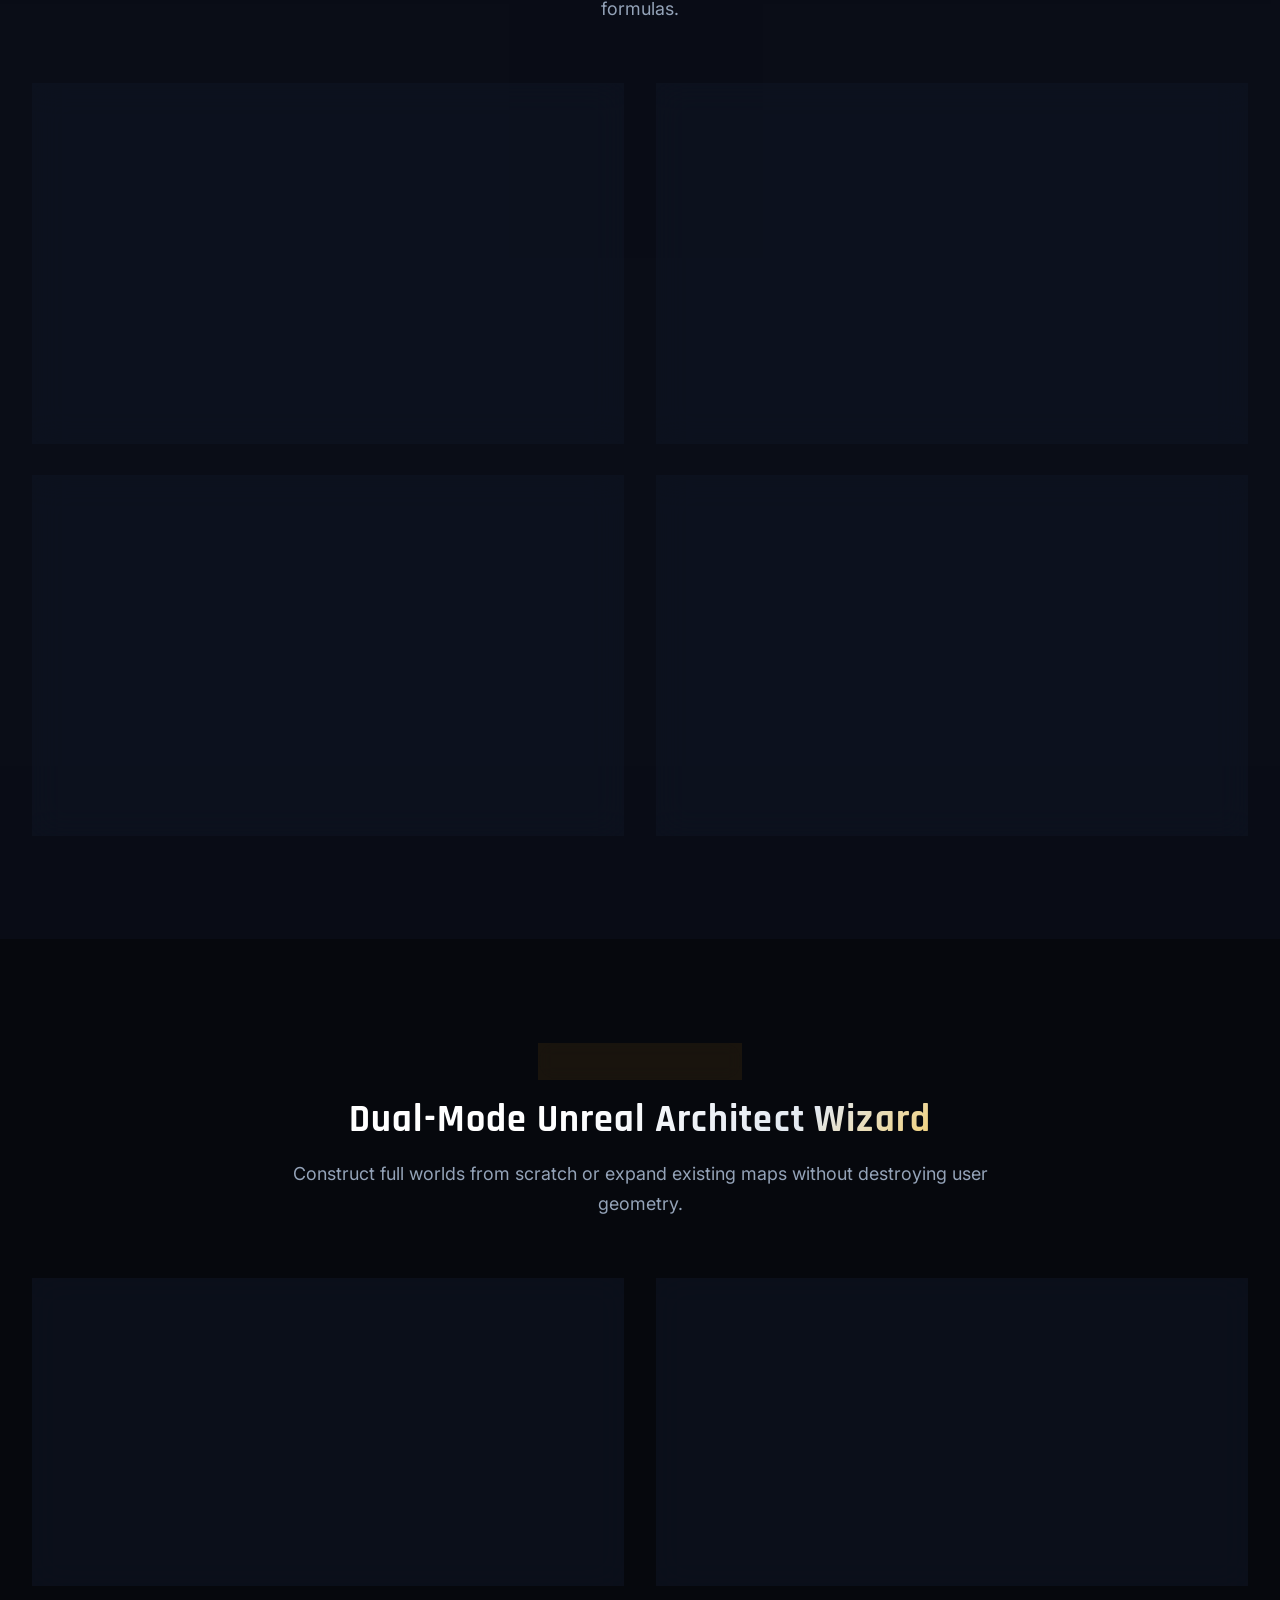
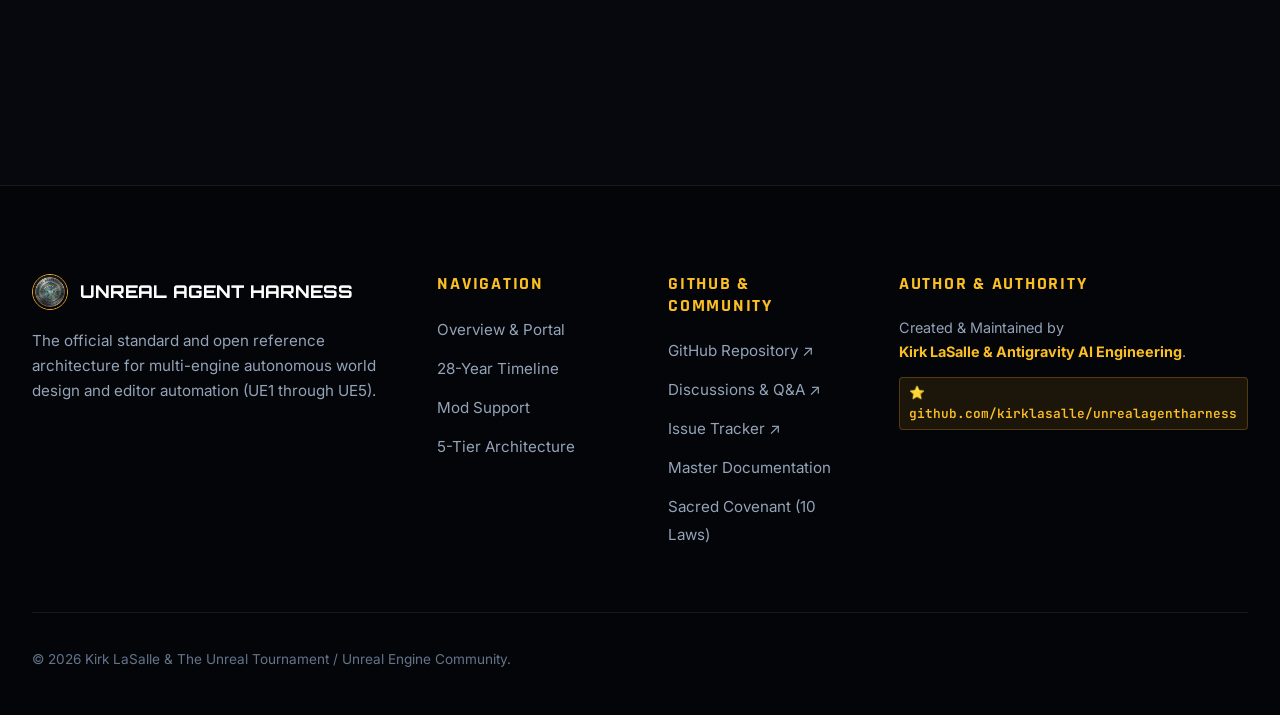
<file: public_html/academy.html>
<!DOCTYPE html>
<html lang="en">
<head>
  <meta charset="UTF-8">
  <meta name="viewport" content="width=device-width, initial-scale=1.0">
  <title>Unreal Academy & 3D Illusion Lab — Unreal Agent Harness</title>
  <meta name="description" content="Master 3D optical illusions, forced-perspective skyboxes, WarpZone non-Euclidean portals, and Hall of Fame map deconstructions in UnrealEd.">
  <link rel="stylesheet" href="css/style.css">
  <link rel="icon" type="image/jpeg" href="images/uah_seal_circular.jpg">
</head>
<body>

  <!-- ==========================================================================
       TOP NAVIGATION BAR
       ========================================================================== -->
  <header class="navbar">
    <div class="container navbar-inner">
      <a href="index.html" class="nav-brand">
        <img src="images/uah_seal_circular.jpg" alt="UAH Official Certified Seal" class="brand-logo">
        <div class="brand-text">
          <span class="brand-name">UNREAL AGENT HARNESS</span>
          <span class="brand-tagline">STANDARD v1.0.0 • OPEN ARCHITECTURE</span>
        </div>
      </a>

      <nav>
        <ul class="nav-links">
          <li><a href="index.html" class="nav-link">Overview</a></li>
          <li><a href="timeline.html" class="nav-link">28-Yr Timeline</a></li>
          <li><a href="mods.html" class="nav-link">Mod Support</a></li>
          <li><a href="architecture.html" class="nav-link">Architecture</a></li>
          <li><a href="academy.html" class="nav-link active">Academy & FX</a></li>
          <li><a href="docs.html" class="nav-link">Docs & Citations</a></li>
          <li><a href="covenant.html" class="nav-link">Sacred Covenant</a></li>
        </ul>
      </nav>

      <div class="nav-cta-group">
        <div class="theme-selector-wrap" title="Switch Unreal Era Visual Style">
          <span style="font-size: 0.95rem;">🎨</span>
          <select class="theme-select-input" aria-label="Visual Style Theme Selector">
            <option value="liandri">🏆 Liandri Gold</option>
            <option value="napali">🌿 Na Pali 1998</option>
            <option value="ue5">🌌 UE5 Nanite</option>
            <option value="retro">📟 1998 Retro</option>
            <option value="skaarj">🛸 Skaarj Orbital</option>
          </select>
        </div>
        <a href="https://github.com/kirklasalle/unrealagentharness" target="_blank" rel="noopener" class="btn-gh" title="Official GitHub Repository">
          <svg height="16" width="16" viewBox="0 0 16 16" fill="currentColor" style="vertical-align: middle;"><path d="M8 0C3.58 0 0 3.58 0 8c0 3.54 2.29 6.53 5.47 7.59.4.07.55-.17.55-.38 0-.19-.01-.82-.01-1.49-2.01.37-2.53-.49-2.69-.94-.09-.23-.48-.94-.82-1.13-.28-.15-.68-.52-.01-.53.63-.01 1.08.58 1.23.82.72 1.21 1.87.87 2.33.66.07-.52.28-.87.51-1.07-1.78-.2-3.64-.89-3.64-3.95 0-.87.31-1.59.82-2.15-.08-.2-.36-1.02.08-2.12 0 0 .67-.21 2.2.82.64-.18 1.32-.27 2-.27.68 0 1.36.09 2 .27 1.53-1.04 2.2-.82 2.2-.82.44 1.1.16 1.92.08 2.12.51.56.82 1.27.82 2.15 0 3.07-1.87 3.75-3.65 3.95.29.25.54.73.54 1.48 0 1.07-.01 1.93-.01 2.2 0 .21.15.46.55.38A8.013 8.013 0 0016 8c0-4.42-3.58-8-8-8z"></path></svg>
          <span>GitHub</span>
        </a>
        <div class="badge-audit">
          <span class="badge-audit-dot"></span>
          <span>AUDIT: 96.25 / 100</span>
        </div>
        <button class="nav-toggle" aria-label="Toggle navigation menu">☰</button>
      </div>
    </div>
  </header>

  <!-- ==========================================================================
       ACADEMY HERO
       ========================================================================== -->
  <section class="hero" style="padding-bottom: 3rem;">
    <div class="container">
      <div class="hero-content">
        <div class="hero-badges-strip">
          <span class="badge badge-gold">🎓 UNREAL ACADEMY & RESEARCH LAB</span>
          <span class="badge badge-cyan">✨ 3D ILLUSIONS & OPTICAL SECRETS</span>
          <span class="badge badge-purple">🏰 CLASSIC MAP DECONSTRUCTIONS</span>
        </div>

        <h1 class="hero-title">Unreal Academy & 3D Illusion Lab</h1>
        <p class="hero-lead">
          Pre-seeded with <strong>30+ master architectural lessons</strong>, optical illusion formulas, and reverse-engineered spatial blueprints from the greatest levels in gaming history.
        </p>
      </div>
    </div>
  </section>

  <!-- ==========================================================================
       3D OPTICAL ILLUSIONS & FX SECRETS
       ========================================================================== -->
  <section class="section" style="padding-top: 0;">
    <div class="container">
      <div class="section-header">
        <span class="section-tag">🔮 Master Level Illusions</span>
        <h2 class="section-title">In-Editor 3D Illusions & Special FX</h2>
        <p class="section-subtitle">
          Techniques pioneered by Epic Games to transcend 1990s hardware constraints and build monumental virtual worlds.
        </p>
      </div>

      <div class="card-grid-3">
        <div class="feature-card">
          <div class="feature-icon-box">🪐</div>
          <h3>Forced-Perspective 1:16 Skyboxes</h3>
          <p>
            By carving a tiny detached <code>SkyZoneInfo</code> room and scaling celestial bodies down to 1/16th size, the engine renders gigantic cosmic planets and moving cloud layers at infinite depth with zero polygon performance penalty.
          </p>
          <div class="callout callout-tip" style="margin-top: auto; padding: 0.75rem;">
            <span style="font-family: var(--font-mono); font-size: 0.8rem; color: var(--gold-light);">SkyZoneInfo + SkyBox.utx</span>
          </div>
        </div>

        <div class="feature-card">
          <div class="feature-icon-box cyan">🌀</div>
          <h3>WarpZone Infinite Corridors</h3>
          <p>
            Using paired <code>WarpZoneInfo</code> actors with matched <code>OtherSideURL</code> tags, architects build non-Euclidean spatial loops, infinite sniper hallways, and impossible 90-degree room-within-room portals.
          </p>
          <div class="callout callout-tip" style="margin-top: auto; padding: 0.75rem;">
            <span style="font-family: var(--font-mono); font-size: 0.8rem; color: var(--cyan-accent);">WarpZoneInfo Non-Euclidean</span>
          </div>
        </div>

        <div class="feature-card">
          <div class="feature-icon-box purple">☀️</div>
          <h3>Volumetric Light God-Rays</h3>
          <p>
            Placing two-sided, non-solid sheet brushes with semi-transparent, modulated panning light textures to project realistic shafts of sunbeams through stained glass and subterranean cavern cracks.
          </p>
          <div class="callout callout-tip" style="margin-top: auto; padding: 0.75rem;">
            <span style="font-family: var(--font-mono); font-size: 0.8rem; color: #c084fc;">Non-Solid PolySheet + Modulated</span>
          </div>
        </div>
      </div>
    </div>
  </section>

  <!-- ==========================================================================
       HALL OF FAME MAP DECONSTRUCTIONS
       ========================================================================== -->
  <section class="section" style="background: rgba(16, 22, 38, 0.4); border-top: 1px solid var(--border-subtle); border-bottom: 1px solid var(--border-subtle);">
    <div class="container">
      <div class="section-header">
        <span class="section-tag">🏆 Master Level Deconstructions</span>
        <h2 class="section-title">Hall of Fame Map Blueprints</h2>
        <p class="section-subtitle">
          Reverse-engineered spatial metrics and gameplay loops codified into UAH procedural formulas.
        </p>
      </div>

      <div class="card-grid-2">
        <div class="feature-card">
          <div style="display: flex; justify-content: space-between; align-items: flex-start; margin-bottom: 1rem;">
            <h3>CTF-Facing Worlds (CTF-Face)</h3>
            <span class="badge badge-gold">In Cedric 'Inoxx' Fiorentino</span>
          </div>
          <p><strong>Spatial Dimensions:</strong> Two symmetrical 4-tier sniper towers separated by a 4096 UU open asteroid bridge floating in orbit around planet Earth.</p>
          <p><strong>Key Architectural Secrets:</strong> Low-gravity asteroid physics (`ZoneGravity.Z = -300`), 1:16 Earth planetary skybox, teleporter exit overlooking the enemy base, and sniper gantry perches.</p>
          <div style="display: flex; gap: 0.5rem; flex-wrap: wrap; margin-top: auto;">
            <span class="badge">Symmetrical CTF</span>
            <span class="badge">Sniper Sightlines</span>
            <span class="badge">Asteroid Gravity</span>
          </div>
        </div>

        <div class="feature-card">
          <div style="display: flex; justify-content: space-between; align-items: flex-start; margin-bottom: 1rem;">
            <h3>DM-Deck16][ (Deck 16)</h3>
            <span class="badge badge-cyan">Elliot 'Myscha' Cannon</span>
          </div>
          <p><strong>Spatial Dimensions:</strong> 3-tier industrial refinery arena surrounded by green radioactive toxic slime pits (`SlimeZone`).</p>
          <p><strong>Key Architectural Secrets:</strong> Lift-triggered combat flow, parabolic jump pad arc directly into the sniper balcony, teleporter exit to the Redeemer ledge, and multi-tier line-of-sight breaks.</p>
          <div style="display: flex; gap: 0.5rem; flex-wrap: wrap; margin-top: auto;">
            <span class="badge">Toxic SlimeZone</span>
            <span class="badge">JumpPad Arc</span>
            <span class="badge">Redeemer Ledge</span>
          </div>
        </div>

        <div class="feature-card">
          <div style="display: flex; justify-content: space-between; align-items: flex-start; margin-bottom: 1rem;">
            <h3>Chizra - Temple of Earth</h3>
            <span class="badge badge-purple">Shane Caudle (Unreal 1998)</span>
          </div>
          <p><strong>Spatial Dimensions:</strong> Multi-chamber subterranean temple with fluted stone pillars, water canals, and ceremonial alters.</p>
          <p><strong>Key Architectural Secrets:</strong> Environmental storytelling via `TranslatorEvent` message tablets, peaceful Nali monks reciting ancient lore, Brute guards, and subterranean water-drain puzzle triggers.</p>
          <div style="display: flex; gap: 0.5rem; flex-wrap: wrap; margin-top: auto;">
            <span class="badge">Translator Tablets</span>
            <span class="badge">Nali Monks</span>
            <span class="badge">Subterranean Canals</span>
          </div>
        </div>

        <div class="feature-card">
          <div style="display: flex; justify-content: space-between; align-items: flex-start; margin-bottom: 1rem;">
            <h3>ONS-Torlan (UT2004)</h3>
            <span class="badge" style="background: rgba(16,185,129,0.15); border-color: rgba(16,185,129,0.4); color: #34d399;">Epic Games / Streamline</span>
          </div>
          <p><strong>Spatial Dimensions:</strong> Giant outdoor valley with central tower fortress, rolling hills, and two fortified base compounds.</p>
          <p><strong>Key Architectural Secrets:</strong> Symmetrical 5-node PowerNode relay network, vehicle bays (Manta, Scorpion, Goliath tank spawns), and anti-vehicle defense turrets guarding bridge bottlenecks.</p>
          <div style="display: flex; gap: 0.5rem; flex-wrap: wrap; margin-top: auto;">
            <span class="badge">Onslaught PowerNodes</span>
            <span class="badge">Vehicle Kinematics</span>
            <span class="badge">Terrain Actors</span>
          </div>
        </div>
      </div>
    </div>
  </section>

  <!-- ==========================================================================
       DUAL-MODE ARCHITECT WIZARD
       ========================================================================== -->
  <section class="section">
    <div class="container">
      <div class="section-header">
        <span class="section-tag">🧙 In-Editor Wizard</span>
        <h2 class="section-title">Dual-Mode Unreal Architect Wizard</h2>
        <p class="section-subtitle">
          Construct full worlds from scratch or expand existing maps without destroying user geometry.
        </p>
      </div>

      <div class="card-grid-2">
        <div class="feature-card">
          <div class="feature-icon-box">✨</div>
          <h3>Mode A: Clean Slate Synthesis</h3>
          <p>
            Initializes a pristine level workspace, preloads required stock texture packages via <code>OBJ LOAD</code>, and carves complete architectural complexes with integrated lighting rigs, weapons, pickups, and 52-node bot navigation graphs.
          </p>
        </div>

        <div class="feature-card">
          <div class="feature-icon-box cyan">➕</div>
          <h3>Mode B: In-Situ Non-Destructive Extension</h3>
          <p>
            Attaches seamlessly to whatever active map is currently open in UnrealEd. Injects connected sniper towers, crypts, and corridors directly into existing coordinates without resetting brushes or modifying original geometry.
          </p>
        </div>
      </div>
    </div>
  </section>

  <!-- ==========================================================================
       FOOTER
       ========================================================================== -->
  <footer class="footer">
    <div class="container">
      <div class="footer-grid">
        <div class="footer-brand">
          <div style="display: flex; align-items: center; gap: 0.75rem;">
            <img src="images/uah_seal_circular.jpg" alt="UAH Official Seal" style="width: 36px; height: 36px; border-radius: 50%; border: 1px solid var(--gold-primary);">
            <span style="font-family: var(--font-cyber); font-weight: 800; font-size: 1.1rem; color: #fff;">UNREAL AGENT HARNESS</span>
          </div>
          <p>The official standard and open reference architecture for multi-engine autonomous world design and editor automation (UE1 through UE5).</p>
        </div>

        <div>
          <h4 class="footer-title">Navigation</h4>
          <ul class="footer-links">
            <li><a href="index.html" class="footer-link">Overview & Portal</a></li>
            <li><a href="timeline.html" class="footer-link">28-Year Timeline</a></li>
            <li><a href="mods.html" class="footer-link">Mod Support</a></li>
            <li><a href="architecture.html" class="footer-link">5-Tier Architecture</a></li>
          </ul>
        </div>

        <div>
          <h4 class="footer-title">GitHub & Community</h4>
          <ul class="footer-links">
            <li><a href="https://github.com/kirklasalle/unrealagentharness" target="_blank" rel="noopener" class="footer-link">GitHub Repository ↗</a></li>
            <li><a href="https://github.com/kirklasalle/unrealagentharness/discussions" target="_blank" rel="noopener" class="footer-link">Discussions & Q&A ↗</a></li>
            <li><a href="https://github.com/kirklasalle/unrealagentharness/issues" target="_blank" rel="noopener" class="footer-link">Issue Tracker ↗</a></li>
            <li><a href="docs.html" class="footer-link">Master Documentation</a></li>
            <li><a href="covenant.html" class="footer-link">Sacred Covenant (10 Laws)</a></li>
          </ul>
        </div>

        <div>
          <h4 class="footer-title">Author & Authority</h4>
          <p style="font-size: 0.9rem; color: var(--text-muted); margin-bottom: 0.75rem;">
            Created & Maintained by<br>
            <strong style="color: var(--gold-light);">Kirk LaSalle & Antigravity AI Engineering</strong>.
          </p>
          <a href="https://github.com/kirklasalle/unrealagentharness" target="_blank" rel="noopener" class="badge badge-gold" style="font-size: 0.8rem; text-decoration: none;">
            ⭐ github.com/kirklasalle/unrealagentharness
          </a>
        </div>
      </div>

      <div class="footer-bottom">
        <div>&copy; 2026 Kirk LaSalle & The Unreal Tournament / Unreal Engine Community.</div>
        <button id="backToTopBtn" style="background: rgba(245,166,35,0.15); border: 1px solid var(--border-gold); color: var(--gold-light); padding: 0.4rem 0.8rem; border-radius: 4px; cursor: pointer; font-family: var(--font-tech); font-weight: 700; opacity: 0; pointer-events: none; transition: all 0.3s;">▲ BACK TO TOP</button>
      </div>
    </div>
  </footer>

  <script src="js/main.js"></script>
</body>
</html>
</file>
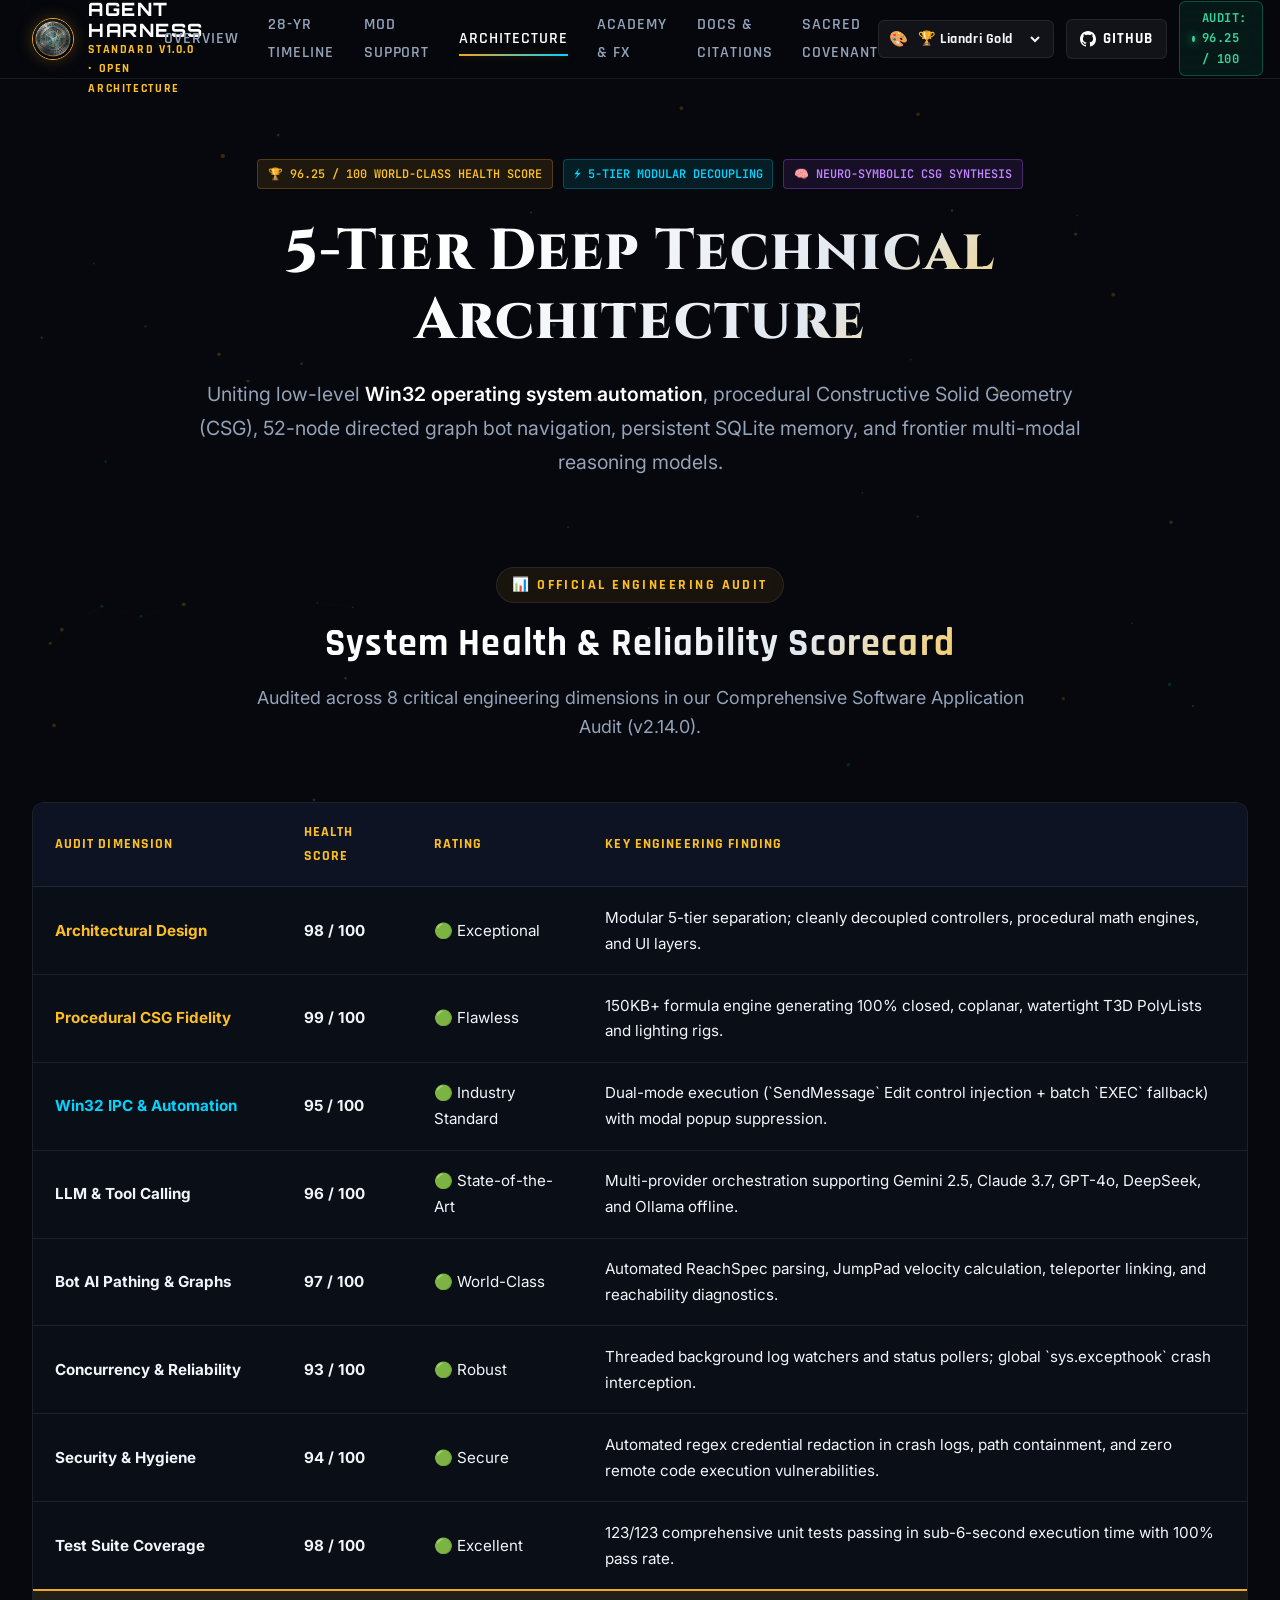
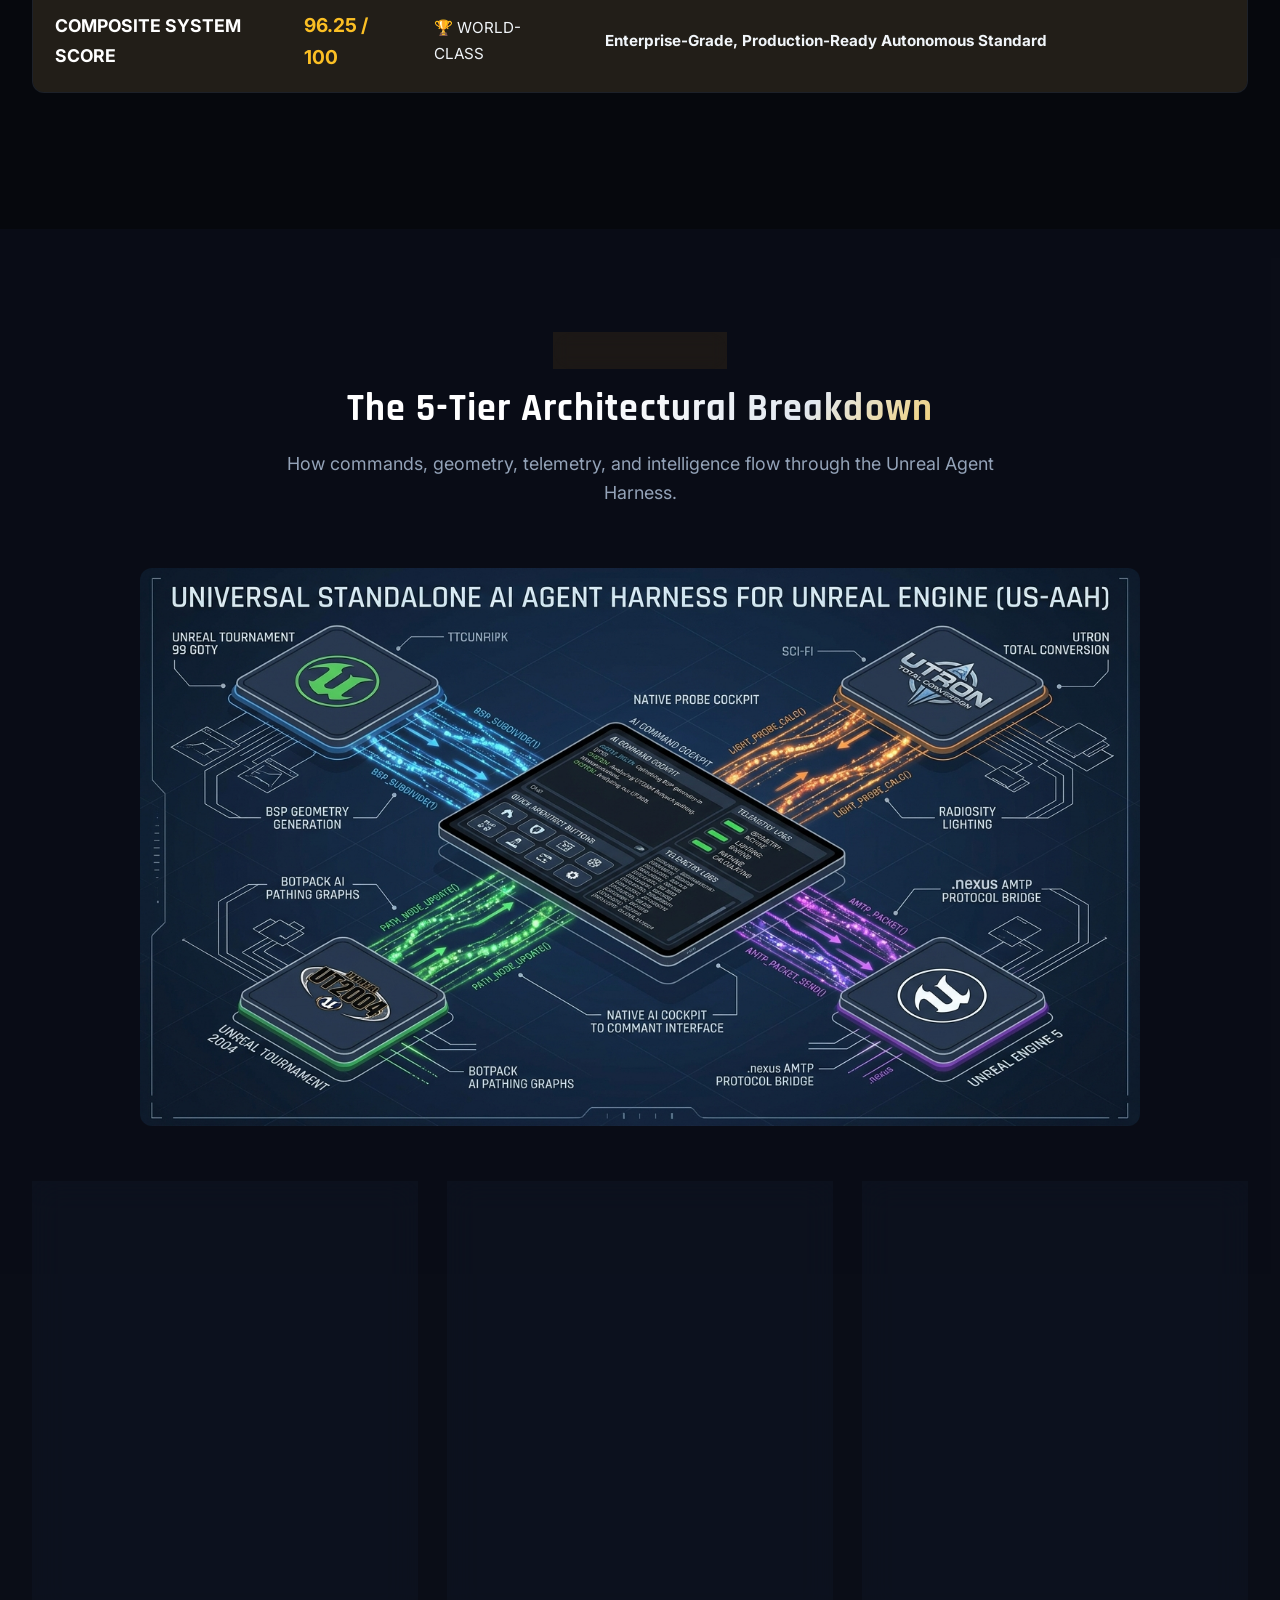
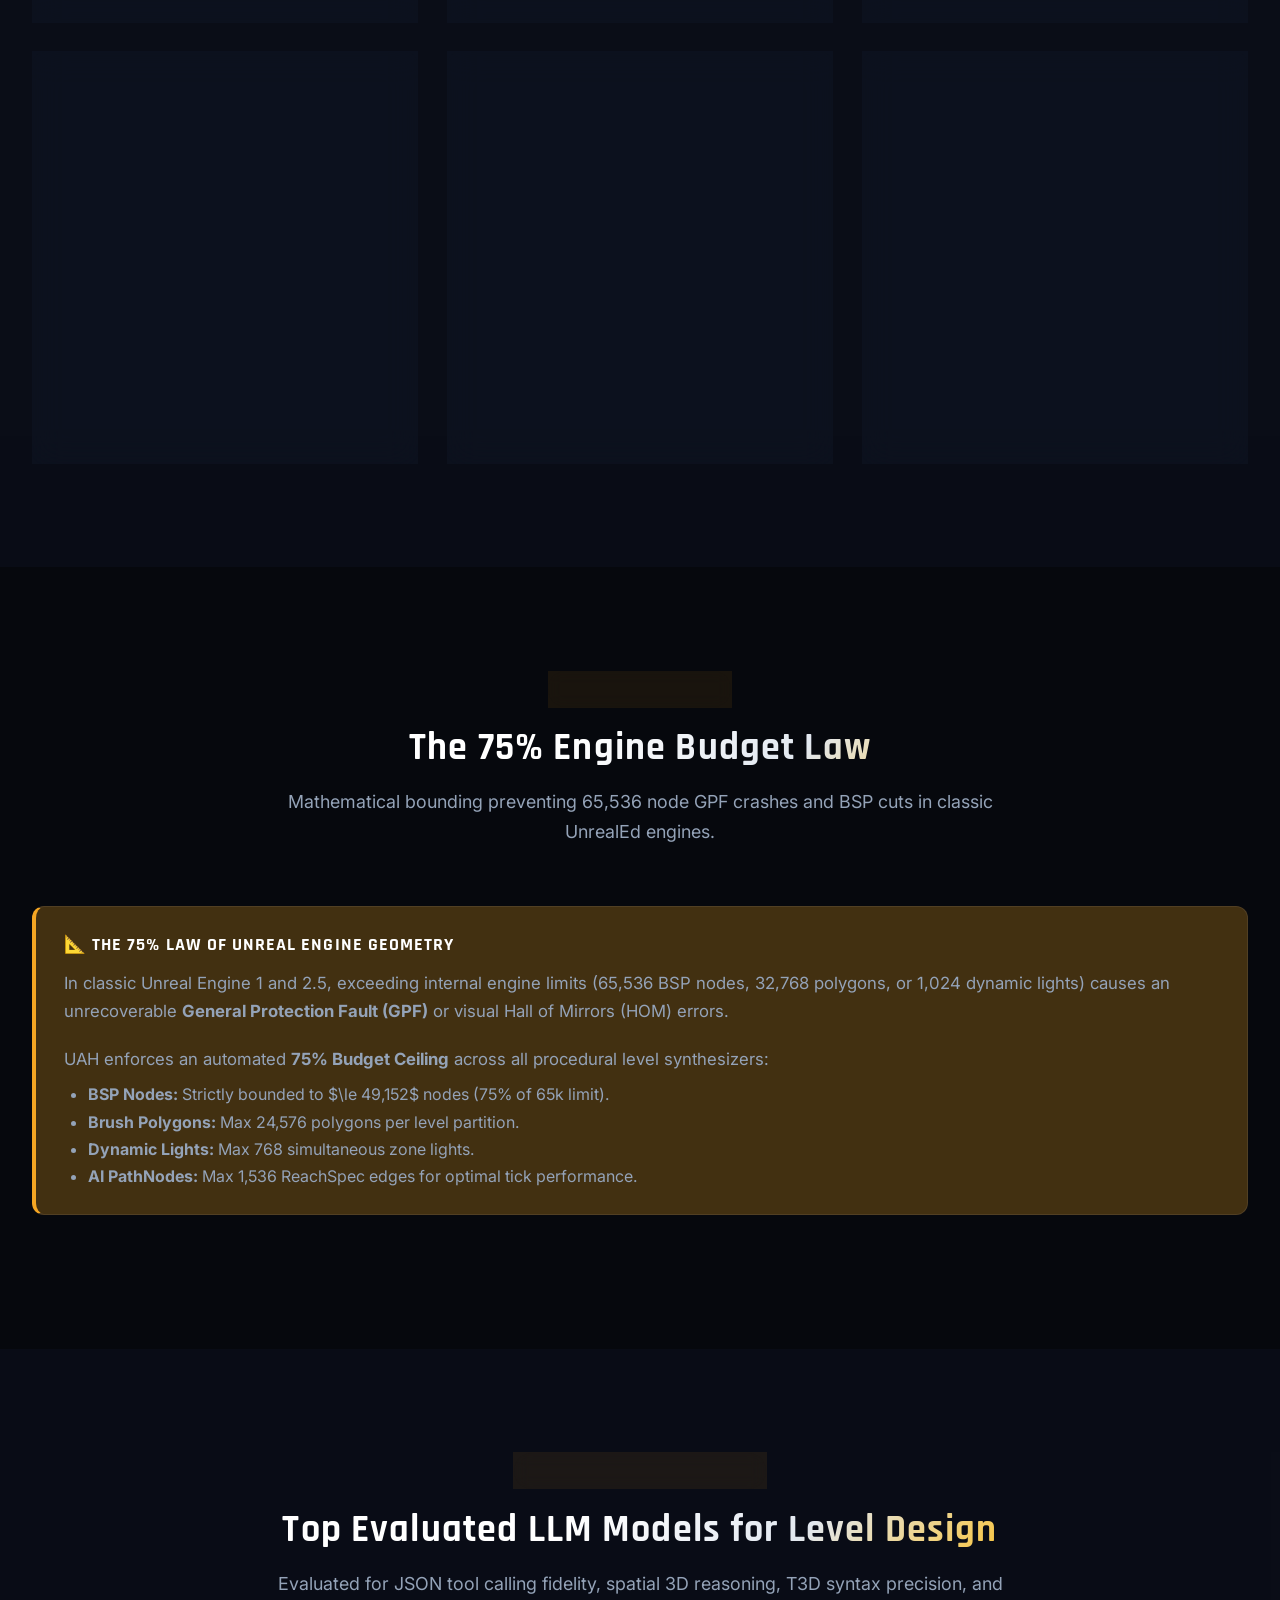
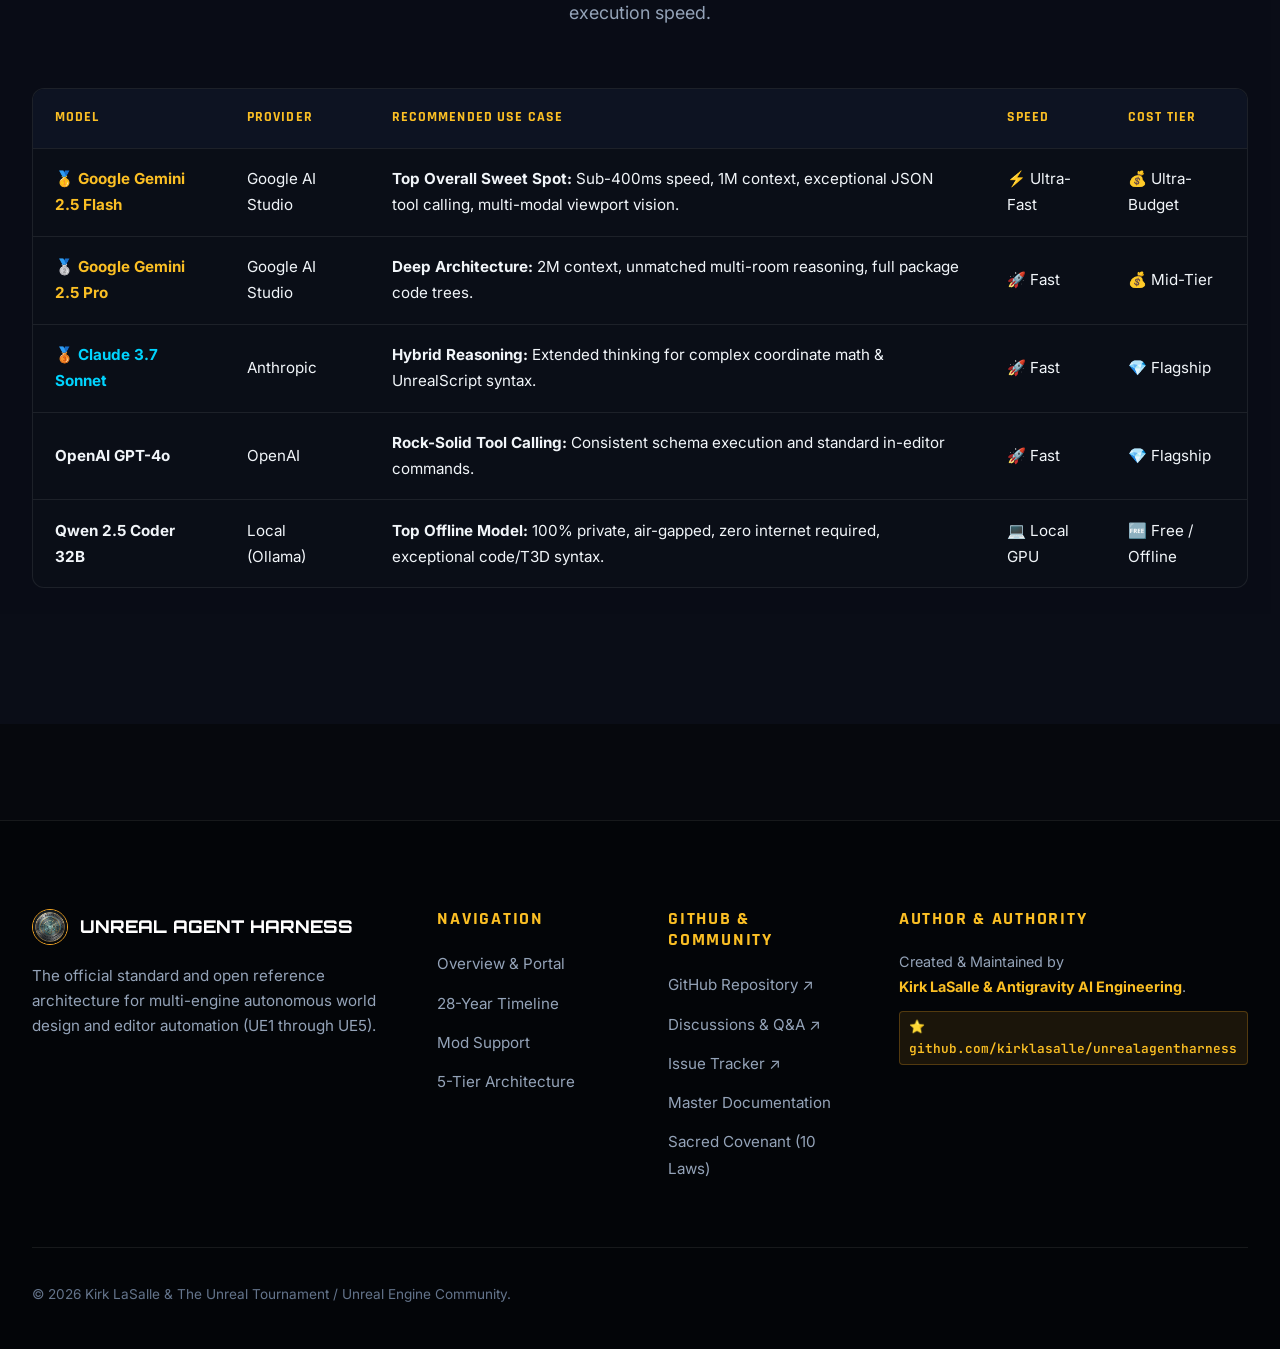
<file: public_html/architecture.html>
<!DOCTYPE html>
<html lang="en">
<head>
  <meta charset="UTF-8">
  <meta name="viewport" content="width=device-width, initial-scale=1.0">
  <title>5-Tier Architecture & Engineering Audit — Unreal Agent Harness</title>
  <meta name="description" content="Technical audit, 5-tier architecture map, zero-overhead Win32 IPC, 75% Engine Budget Law, and Top 20 LLM benchmark matrix of Unreal Agent Harness.">
  <link rel="stylesheet" href="css/style.css">
  <link rel="icon" type="image/jpeg" href="images/uah_seal_circular.jpg">
</head>
<body>

  <!-- ==========================================================================
       TOP NAVIGATION BAR
       ========================================================================== -->
  <header class="navbar">
    <div class="container navbar-inner">
      <a href="index.html" class="nav-brand">
        <img src="images/uah_seal_circular.jpg" alt="UAH Official Certified Seal" class="brand-logo">
        <div class="brand-text">
          <span class="brand-name">UNREAL AGENT HARNESS</span>
          <span class="brand-tagline">STANDARD v1.0.0 • OPEN ARCHITECTURE</span>
        </div>
      </a>

      <nav>
        <ul class="nav-links">
          <li><a href="index.html" class="nav-link">Overview</a></li>
          <li><a href="timeline.html" class="nav-link">28-Yr Timeline</a></li>
          <li><a href="mods.html" class="nav-link">Mod Support</a></li>
          <li><a href="architecture.html" class="nav-link active">Architecture</a></li>
          <li><a href="academy.html" class="nav-link">Academy & FX</a></li>
          <li><a href="docs.html" class="nav-link">Docs & Citations</a></li>
          <li><a href="covenant.html" class="nav-link">Sacred Covenant</a></li>
        </ul>
      </nav>

      <div class="nav-cta-group">
        <div class="theme-selector-wrap" title="Switch Unreal Era Visual Style">
          <span style="font-size: 0.95rem;">🎨</span>
          <select class="theme-select-input" aria-label="Visual Style Theme Selector">
            <option value="liandri">🏆 Liandri Gold</option>
            <option value="napali">🌿 Na Pali 1998</option>
            <option value="ue5">🌌 UE5 Nanite</option>
            <option value="retro">📟 1998 Retro</option>
            <option value="skaarj">🛸 Skaarj Orbital</option>
          </select>
        </div>
        <a href="https://github.com/kirklasalle/unrealagentharness" target="_blank" rel="noopener" class="btn-gh" title="Official GitHub Repository">
          <svg height="16" width="16" viewBox="0 0 16 16" fill="currentColor" style="vertical-align: middle;"><path d="M8 0C3.58 0 0 3.58 0 8c0 3.54 2.29 6.53 5.47 7.59.4.07.55-.17.55-.38 0-.19-.01-.82-.01-1.49-2.01.37-2.53-.49-2.69-.94-.09-.23-.48-.94-.82-1.13-.28-.15-.68-.52-.01-.53.63-.01 1.08.58 1.23.82.72 1.21 1.87.87 2.33.66.07-.52.28-.87.51-1.07-1.78-.2-3.64-.89-3.64-3.95 0-.87.31-1.59.82-2.15-.08-.2-.36-1.02.08-2.12 0 0 .67-.21 2.2.82.64-.18 1.32-.27 2-.27.68 0 1.36.09 2 .27 1.53-1.04 2.2-.82 2.2-.82.44 1.1.16 1.92.08 2.12.51.56.82 1.27.82 2.15 0 3.07-1.87 3.75-3.65 3.95.29.25.54.73.54 1.48 0 1.07-.01 1.93-.01 2.2 0 .21.15.46.55.38A8.013 8.013 0 0016 8c0-4.42-3.58-8-8-8z"></path></svg>
          <span>GitHub</span>
        </a>
        <div class="badge-audit">
          <span class="badge-audit-dot"></span>
          <span>AUDIT: 96.25 / 100</span>
        </div>
        <button class="nav-toggle" aria-label="Toggle navigation menu">☰</button>
      </div>
    </div>
  </header>

  <!-- ==========================================================================
       ARCHITECTURE HERO
       ========================================================================== -->
  <section class="hero" style="padding-bottom: 3rem;">
    <div class="container">
      <div class="hero-content">
        <div class="hero-badges-strip">
          <span class="badge badge-gold">🏆 96.25 / 100 WORLD-CLASS HEALTH SCORE</span>
          <span class="badge badge-cyan">⚡ 5-TIER MODULAR DECOUPLING</span>
          <span class="badge badge-purple">🧠 NEURO-SYMBOLIC CSG SYNTHESIS</span>
        </div>

        <h1 class="hero-title">5-Tier Deep Technical Architecture</h1>
        <p class="hero-lead">
          Uniting low-level <strong>Win32 operating system automation</strong>, procedural Constructive Solid Geometry (CSG), 52-node directed graph bot navigation, persistent SQLite memory, and frontier multi-modal reasoning models.
        </p>
      </div>
    </div>
  </section>

  <!-- ==========================================================================
       HEALTH SCORECARD & AUDIT SUMMARY
       ========================================================================== -->
  <section class="section" style="padding-top: 0;">
    <div class="container">
      <div class="section-header">
        <span class="section-tag">📊 Official Engineering Audit</span>
        <h2 class="section-title">System Health & Reliability Scorecard</h2>
        <p class="section-subtitle">
          Audited across 8 critical engineering dimensions in our Comprehensive Software Application Audit (v2.14.0).
        </p>
      </div>

      <div class="table-responsive">
        <table>
          <thead>
            <tr>
              <th>Audit Dimension</th>
              <th>Health Score</th>
              <th>Rating</th>
              <th>Key Engineering Finding</th>
            </tr>
          </thead>
          <tbody>
            <tr>
              <td><strong style="color: var(--gold-light);">Architectural Design</strong></td>
              <td><strong>98 / 100</strong></td>
              <td>🟢 Exceptional</td>
              <td>Modular 5-tier separation; cleanly decoupled controllers, procedural math engines, and UI layers.</td>
            </tr>
            <tr>
              <td><strong style="color: var(--gold-light);">Procedural CSG Fidelity</strong></td>
              <td><strong>99 / 100</strong></td>
              <td>🟢 Flawless</td>
              <td>150KB+ formula engine generating 100% closed, coplanar, watertight T3D PolyLists and lighting rigs.</td>
            </tr>
            <tr>
              <td><strong style="color: var(--cyan-accent);">Win32 IPC & Automation</strong></td>
              <td><strong>95 / 100</strong></td>
              <td>🟢 Industry Standard</td>
              <td>Dual-mode execution (`SendMessage` Edit control injection + batch `EXEC` fallback) with modal popup suppression.</td>
            </tr>
            <tr>
              <td><strong style="color: #c084fc);">LLM & Tool Calling</strong></td>
              <td><strong>96 / 100</strong></td>
              <td>🟢 State-of-the-Art</td>
              <td>Multi-provider orchestration supporting Gemini 2.5, Claude 3.7, GPT-4o, DeepSeek, and Ollama offline.</td>
            </tr>
            <tr>
              <td><strong style="color: #34d399);">Bot AI Pathing & Graphs</strong></td>
              <td><strong>97 / 100</strong></td>
              <td>🟢 World-Class</td>
              <td>Automated ReachSpec parsing, JumpPad velocity calculation, teleporter linking, and reachability diagnostics.</td>
            </tr>
            <tr>
              <td><strong style="color: var(--text-main);">Concurrency & Reliability</strong></td>
              <td><strong>93 / 100</strong></td>
              <td>🟢 Robust</td>
              <td>Threaded background log watchers and status pollers; global `sys.excepthook` crash interception.</td>
            </tr>
            <tr>
              <td><strong style="color: var(--text-main);">Security & Hygiene</strong></td>
              <td><strong>94 / 100</strong></td>
              <td>🟢 Secure</td>
              <td>Automated regex credential redaction in crash logs, path containment, and zero remote code execution vulnerabilities.</td>
            </tr>
            <tr>
              <td><strong style="color: var(--text-main);">Test Suite Coverage</strong></td>
              <td><strong>98 / 100</strong></td>
              <td>🟢 Excellent</td>
              <td>123/123 comprehensive unit tests passing in sub-6-second execution time with 100% pass rate.</td>
            </tr>
            <tr style="background: rgba(245,166,35,0.1); border-top: 2px solid var(--gold-primary);">
              <td><strong style="font-size: 1.1rem; color: #fff;">COMPOSITE SYSTEM SCORE</strong></td>
              <td><strong style="font-size: 1.2rem; color: var(--gold-light);">96.25 / 100</strong></td>
              <td>🏆 WORLD-CLASS</td>
              <td><strong>Enterprise-Grade, Production-Ready Autonomous Standard</strong></td>
            </tr>
          </tbody>
        </table>
      </div>
    </div>
  </section>

  <!-- ==========================================================================
       SYSTEM TOPOLOGY & 5-TIER MAP
       ========================================================================== -->
  <section class="section" style="background: rgba(16, 22, 38, 0.4); border-top: 1px solid var(--border-subtle); border-bottom: 1px solid var(--border-subtle);">
    <div class="container">
      <div class="section-header">
        <span class="section-tag">🗺️ Topology Map</span>
        <h2 class="section-title">The 5-Tier Architectural Breakdown</h2>
        <p class="section-subtitle">
          How commands, geometry, telemetry, and intelligence flow through the Unreal Agent Harness.
        </p>
      </div>

      <div style="text-align: center; margin-bottom: 3.5rem;">
        <img src="images/architecture_matrix.jpg" alt="System Architecture & Multi-Engine Matrix" style="border-radius: 12px; border: 1px solid var(--border-gold); box-shadow: var(--shadow-gold); margin: 0 auto; max-width: 1000px;">
      </div>

      <div class="card-grid-3">
        <div class="feature-card">
          <div class="feature-icon-box">1️⃣</div>
          <h3>Tier 1: Win32 Platform & IPC</h3>
          <p><strong>Module:</strong> <code>core/engine_controller.py</code></p>
          <p>Top-level window enumeration (<code>EnumWindows</code>) resolving <code>WUnrealEd</code> and UnrealEd window classes across process spaces; direct synchronous command dispatching via <code>win32gui.SendMessage</code>; modal dialog auto-dismissal; and sub-10ms latency.</p>
        </div>

        <div class="feature-card">
          <div class="feature-icon-box cyan">2️⃣</div>
          <h3>Tier 2: Procedural CSG Math</h3>
          <p><strong>Module:</strong> <code>core/formula_engine.py</code></p>
          <p>150KB+ procedural generation library producing 100% coplanar, watertight Unreal Text 3D (<code>.t3d</code>) assets. Enforces strict clockwise vertex winding and computes 8-bit HSV radiosity lighting rigs.</p>
        </div>

        <div class="feature-card">
          <div class="feature-icon-box purple">3️⃣</div>
          <h3>Tier 3: Bot AI Navigation</h3>
          <p><strong>Module:</strong> <code>core/pathing_engine.py</code></p>
          <p>Constructs directed graph <code>ReachSpec</code> navigation lattices (52+ nodes), calculates parabolic jump pad velocities ($V_x, V_y, V_z$), links teleporter pairs, and verifies complete bot combat reachability.</p>
        </div>

        <div class="feature-card">
          <div class="feature-icon-box green">4️⃣</div>
          <h3>Tier 4: Intelligence Matrix</h3>
          <p><strong>Module:</strong> <code>core/llm_engine.py</code></p>
          <p>Multi-provider LLM driver with native tool calling supporting Google Gemini 2.5 Flash/Pro, Anthropic Claude 3.7 Sonnet, OpenAI GPT-4o, and 100% private offline runtimes via Ollama Qwen 2.5 Coder 32B.</p>
        </div>

        <div class="feature-card">
          <div class="feature-icon-box">5️⃣</div>
          <h3>Tier 5: Presentation & API</h3>
          <p><strong>Modules:</strong> <code>ui/</code> & <code>server/</code></p>
          <p>Zero-Chromium native Win32/Tkinter companion cockpit (&lt; 35MB RAM footprint) and FastAPI REST/WebSocket server (Port 9090) for external automation and IDE integration.</p>
        </div>

        <div class="feature-card">
          <div class="feature-icon-box cyan">🧠</div>
          <h3>Wisdom Store & Skill Genesis</h3>
          <p><strong>Module:</strong> <code>core/memory_engine.py</code></p>
          <p>Lifelong SQLite vector memory storing parameterized architectural recipes (<code>.uah_skill</code>) and providing full-text RAG over 25+ master guides.</p>
        </div>
      </div>
    </div>
  </section>

  <!-- ==========================================================================
       THE 75% ENGINE BUDGET LAW
       ========================================================================== -->
  <section class="section">
    <div class="container">
      <div class="section-header">
        <span class="section-tag">⚖️ Geometric Law</span>
        <h2 class="section-title">The 75% Engine Budget Law</h2>
        <p class="section-subtitle">
          Mathematical bounding preventing 65,536 node GPF crashes and BSP cuts in classic UnrealEd engines.
        </p>
      </div>

      <div class="callout callout-law">
        <div class="callout-title">📐 The 75% Law of Unreal Engine Geometry</div>
        <p>
          In classic Unreal Engine 1 and 2.5, exceeding internal engine limits (65,536 BSP nodes, 32,768 polygons, or 1,024 dynamic lights) causes an unrecoverable <strong>General Protection Fault (GPF)</strong> or visual Hall of Mirrors (HOM) errors.
        </p>
        <p style="margin-bottom: 0;">
          UAH enforces an automated <strong>75% Budget Ceiling</strong> across all procedural level synthesizers:
        </p>
        <ul style="margin-top: 0.5rem; margin-left: 1.5rem; color: var(--text-muted);">
          <li><strong>BSP Nodes:</strong> Strictly bounded to $\le 49,152$ nodes (75% of 65k limit).</li>
          <li><strong>Brush Polygons:</strong> Max 24,576 polygons per level partition.</li>
          <li><strong>Dynamic Lights:</strong> Max 768 simultaneous zone lights.</li>
          <li><strong>AI PathNodes:</strong> Max 1,536 ReachSpec edges for optimal tick performance.</li>
        </ul>
      </div>
    </div>
  </section>

  <!-- ==========================================================================
       TOP 20 LLM BENCHMARK MATRIX
       ========================================================================== -->
  <section class="section" style="background: rgba(16, 22, 38, 0.4); border-top: 1px solid var(--border-subtle);">
    <div class="container">
      <div class="section-header">
        <span class="section-tag">🧠 AI Intelligence Matrix</span>
        <h2 class="section-title">Top Evaluated LLM Models for Level Design</h2>
        <p class="section-subtitle">
          Evaluated for JSON tool calling fidelity, spatial 3D reasoning, T3D syntax precision, and execution speed.
        </p>
      </div>

      <div class="table-responsive">
        <table>
          <thead>
            <tr>
              <th>Model</th>
              <th>Provider</th>
              <th>Recommended Use Case</th>
              <th>Speed</th>
              <th>Cost Tier</th>
            </tr>
          </thead>
          <tbody>
            <tr>
              <td><strong style="color: var(--gold-light);">🥇 Google Gemini 2.5 Flash</strong></td>
              <td>Google AI Studio</td>
              <td><strong>Top Overall Sweet Spot:</strong> Sub-400ms speed, 1M context, exceptional JSON tool calling, multi-modal viewport vision.</td>
              <td>⚡ Ultra-Fast</td>
              <td>💰 Ultra-Budget</td>
            </tr>
            <tr>
              <td><strong style="color: var(--gold-light);">🥈 Google Gemini 2.5 Pro</strong></td>
              <td>Google AI Studio</td>
              <td><strong>Deep Architecture:</strong> 2M context, unmatched multi-room reasoning, full package code trees.</td>
              <td>🚀 Fast</td>
              <td>💰 Mid-Tier</td>
            </tr>
            <tr>
              <td><strong style="color: var(--cyan-accent);">🥉 Claude 3.7 Sonnet</strong></td>
              <td>Anthropic</td>
              <td><strong>Hybrid Reasoning:</strong> Extended thinking for complex coordinate math & UnrealScript syntax.</td>
              <td>🚀 Fast</td>
              <td>💎 Flagship</td>
            </tr>
            <tr>
              <td><strong style="color: var(--text-main);">OpenAI GPT-4o</strong></td>
              <td>OpenAI</td>
              <td><strong>Rock-Solid Tool Calling:</strong> Consistent schema execution and standard in-editor commands.</td>
              <td>🚀 Fast</td>
              <td>💎 Flagship</td>
            </tr>
            <tr>
              <td><strong style="color: #34d399);">Qwen 2.5 Coder 32B</strong></td>
              <td>Local (Ollama)</td>
              <td><strong>Top Offline Model:</strong> 100% private, air-gapped, zero internet required, exceptional code/T3D syntax.</td>
              <td>💻 Local GPU</td>
              <td>🆓 Free / Offline</td>
            </tr>
          </tbody>
        </table>
      </div>
    </div>
  </section>

  <!-- ==========================================================================
       FOOTER
       ========================================================================== -->
  <footer class="footer">
    <div class="container">
      <div class="footer-grid">
        <div class="footer-brand">
          <div style="display: flex; align-items: center; gap: 0.75rem;">
            <img src="images/uah_seal_circular.jpg" alt="UAH Official Seal" style="width: 36px; height: 36px; border-radius: 50%; border: 1px solid var(--gold-primary);">
            <span style="font-family: var(--font-cyber); font-weight: 800; font-size: 1.1rem; color: #fff;">UNREAL AGENT HARNESS</span>
          </div>
          <p>The official standard and open reference architecture for multi-engine autonomous world design and editor automation (UE1 through UE5).</p>
        </div>

        <div>
          <h4 class="footer-title">Navigation</h4>
          <ul class="footer-links">
            <li><a href="index.html" class="footer-link">Overview & Portal</a></li>
            <li><a href="timeline.html" class="footer-link">28-Year Timeline</a></li>
            <li><a href="mods.html" class="footer-link">Mod Support</a></li>
            <li><a href="architecture.html" class="footer-link">5-Tier Architecture</a></li>
          </ul>
        </div>

        <div>
          <h4 class="footer-title">GitHub & Community</h4>
          <ul class="footer-links">
            <li><a href="https://github.com/kirklasalle/unrealagentharness" target="_blank" rel="noopener" class="footer-link">GitHub Repository ↗</a></li>
            <li><a href="https://github.com/kirklasalle/unrealagentharness/discussions" target="_blank" rel="noopener" class="footer-link">Discussions & Q&A ↗</a></li>
            <li><a href="https://github.com/kirklasalle/unrealagentharness/issues" target="_blank" rel="noopener" class="footer-link">Issue Tracker ↗</a></li>
            <li><a href="docs.html" class="footer-link">Master Documentation</a></li>
            <li><a href="covenant.html" class="footer-link">Sacred Covenant (10 Laws)</a></li>
          </ul>
        </div>

        <div>
          <h4 class="footer-title">Author & Authority</h4>
          <p style="font-size: 0.9rem; color: var(--text-muted); margin-bottom: 0.75rem;">
            Created & Maintained by<br>
            <strong style="color: var(--gold-light);">Kirk LaSalle & Antigravity AI Engineering</strong>.
          </p>
          <a href="https://github.com/kirklasalle/unrealagentharness" target="_blank" rel="noopener" class="badge badge-gold" style="font-size: 0.8rem; text-decoration: none;">
            ⭐ github.com/kirklasalle/unrealagentharness
          </a>
        </div>
      </div>

      <div class="footer-bottom">
        <div>&copy; 2026 Kirk LaSalle & The Unreal Tournament / Unreal Engine Community.</div>
        <button id="backToTopBtn" style="background: rgba(245,166,35,0.15); border: 1px solid var(--border-gold); color: var(--gold-light); padding: 0.4rem 0.8rem; border-radius: 4px; cursor: pointer; font-family: var(--font-tech); font-weight: 700; opacity: 0; pointer-events: none; transition: all 0.3s;">▲ BACK TO TOP</button>
      </div>
    </div>
  </footer>

  <script src="js/main.js"></script>
</body>
</html>
</file>
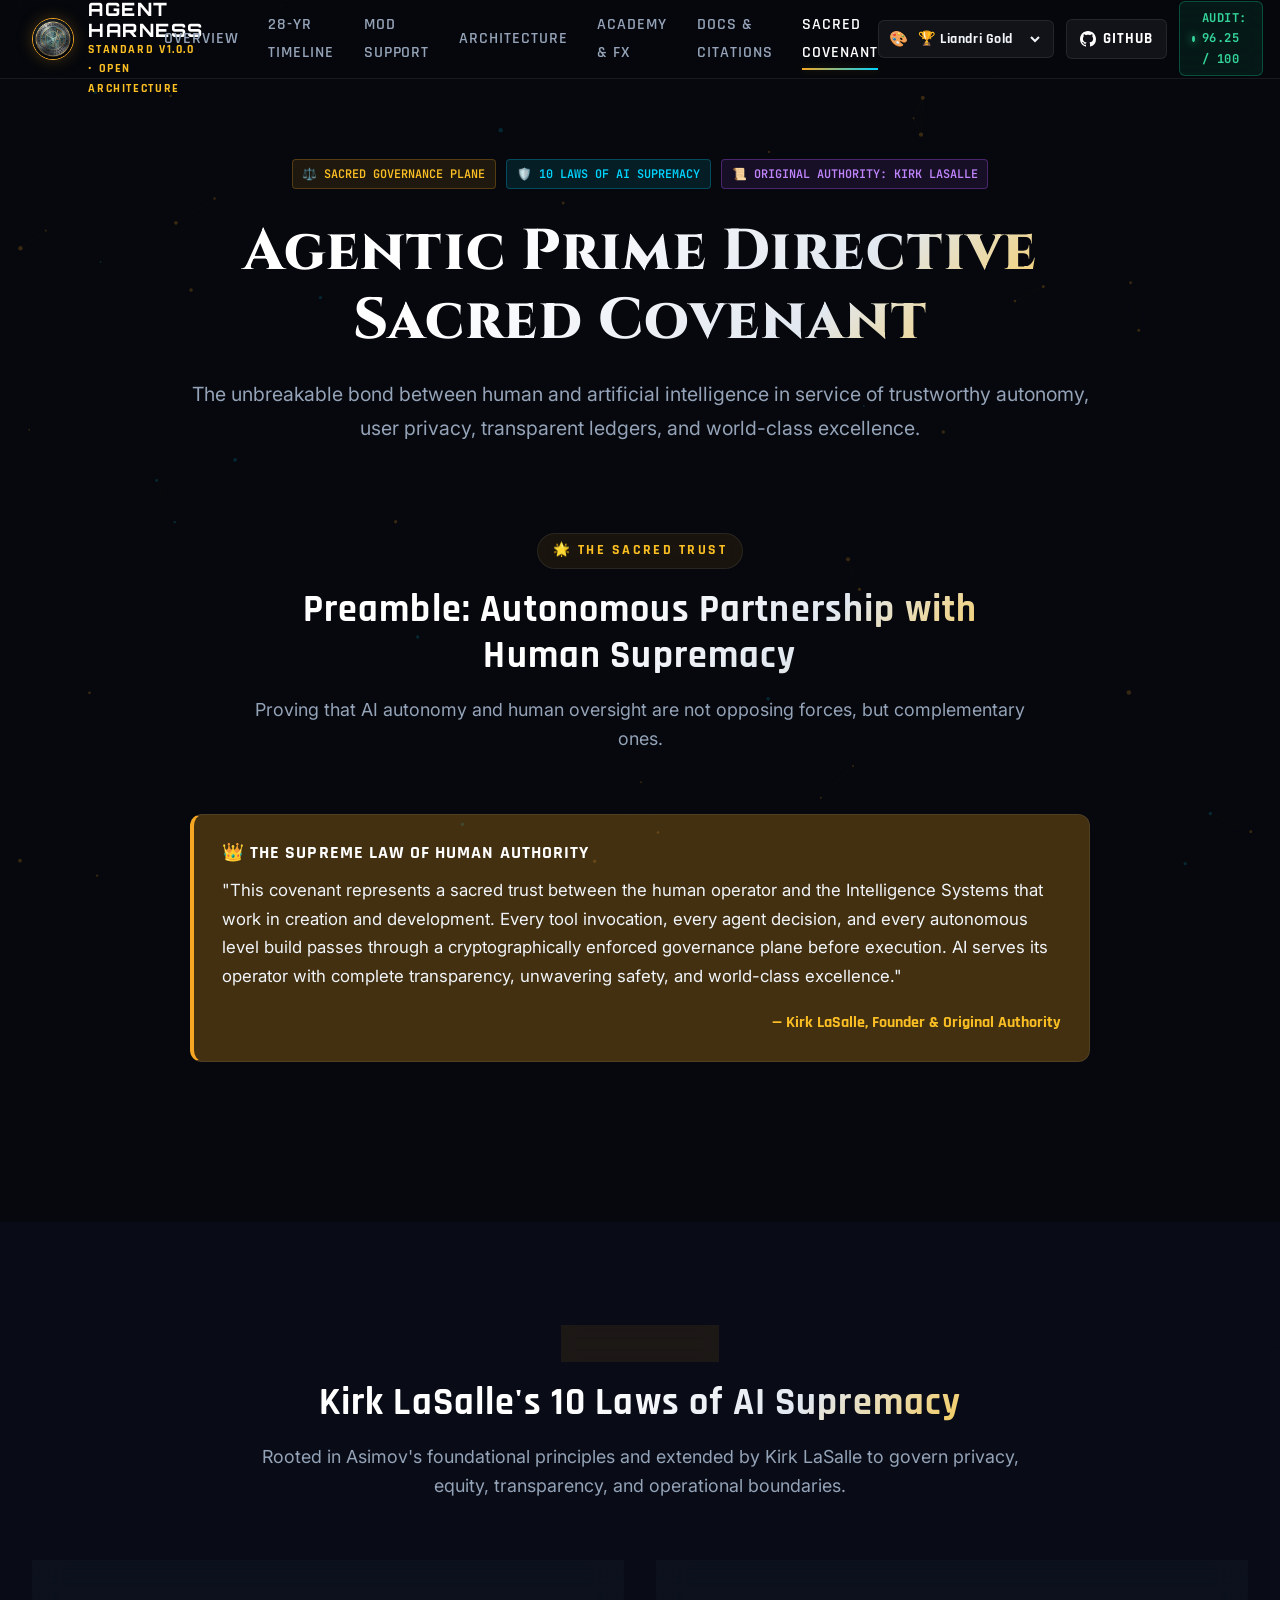
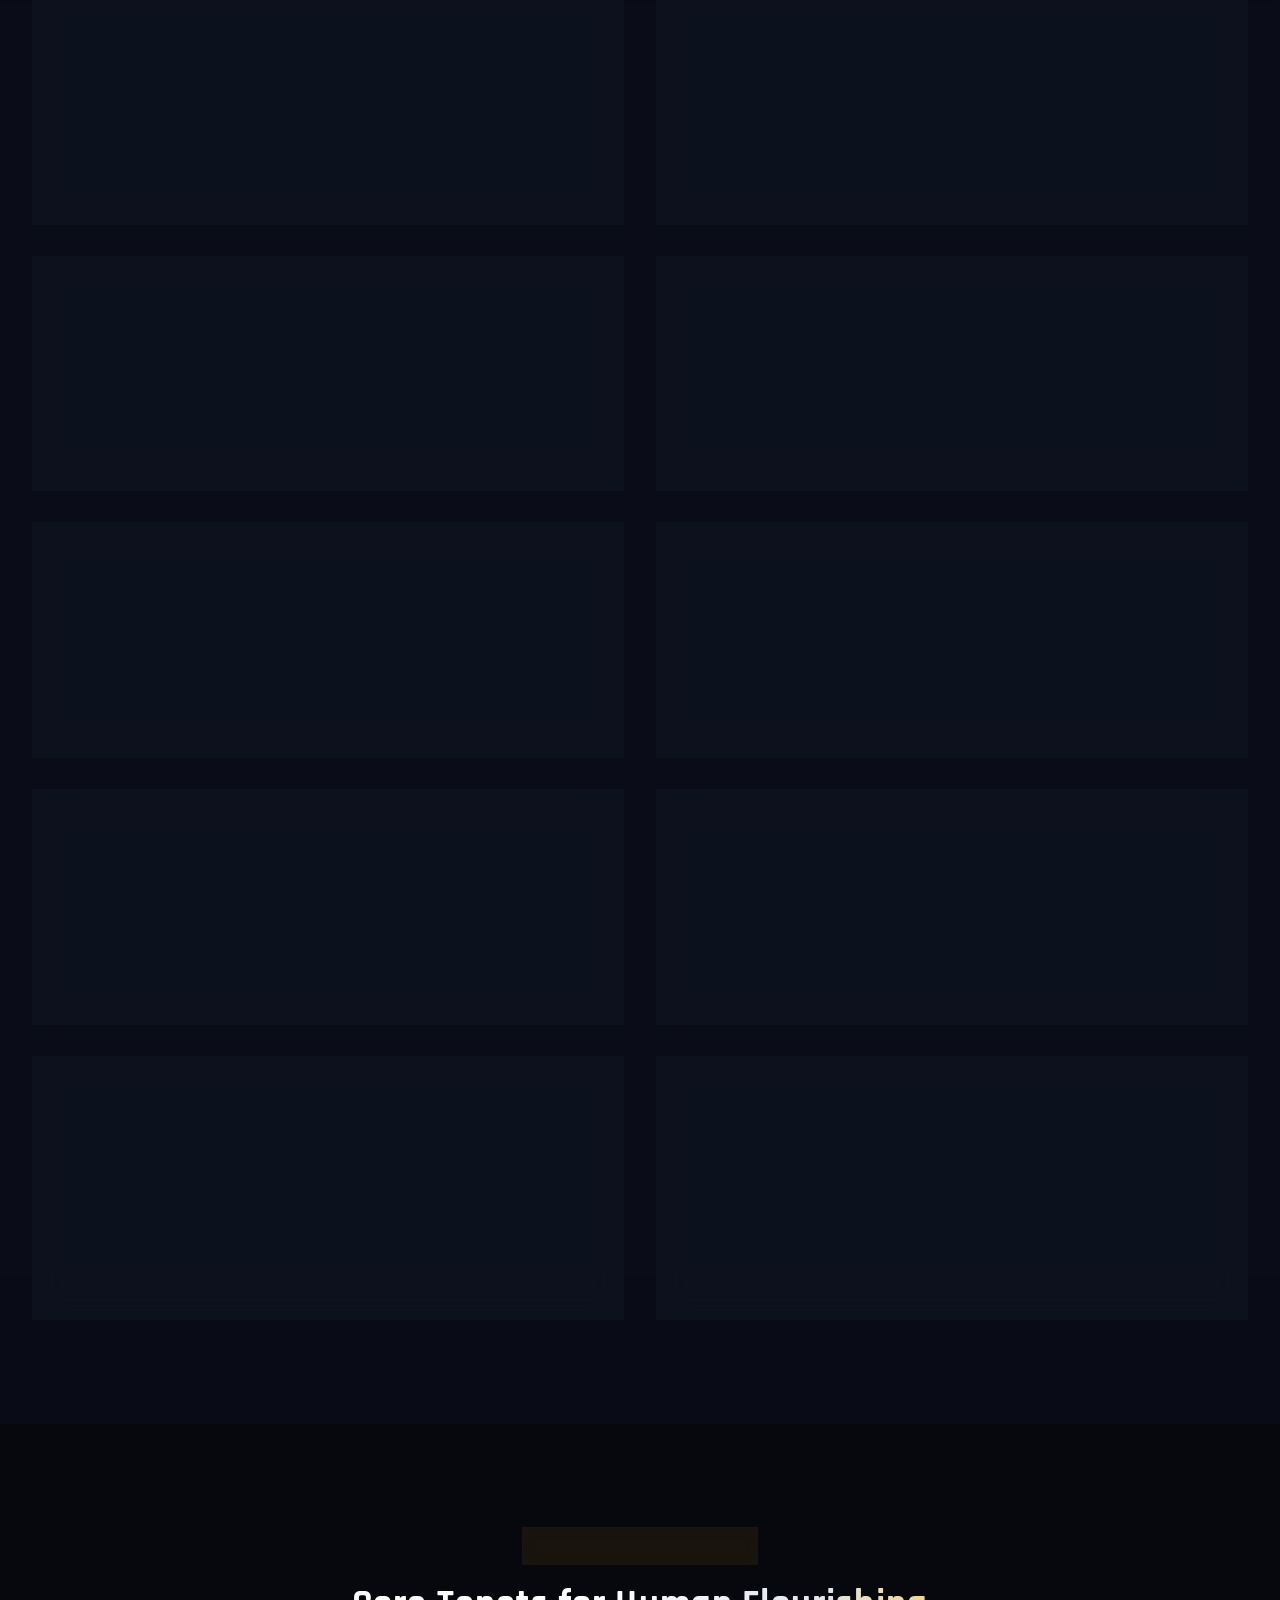
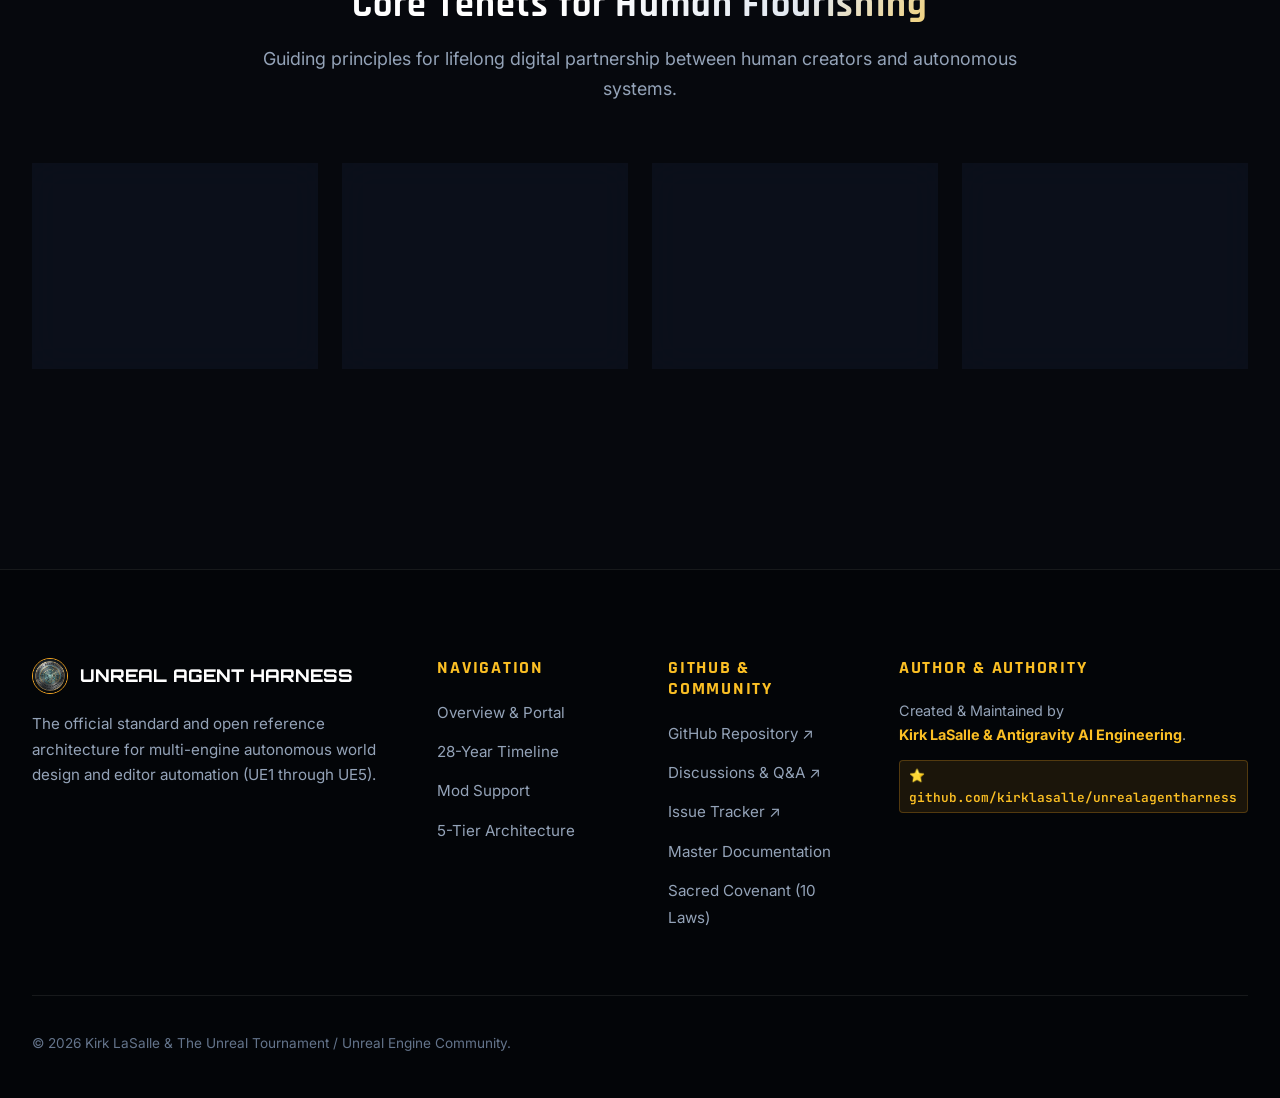
<file: public_html/covenant.html>
<!DOCTYPE html>
<html lang="en">
<head>
  <meta charset="UTF-8">
  <meta name="viewport" content="width=device-width, initial-scale=1.0">
  <title>Agentic Sacred Covenant & Kirk LaSalle's 10 Laws — Unreal Agent Harness</title>
  <meta name="description" content="The philosophical foundation, ethical governance, and Kirk LaSalle's 10 Laws of AI Supremacy governing the Unreal Agent Harness.">
  <link rel="stylesheet" href="css/style.css">
  <link rel="icon" type="image/jpeg" href="images/uah_seal_circular.jpg">
</head>
<body>

  <!-- ==========================================================================
       TOP NAVIGATION BAR
       ========================================================================== -->
  <header class="navbar">
    <div class="container navbar-inner">
      <a href="index.html" class="nav-brand">
        <img src="images/uah_seal_circular.jpg" alt="UAH Official Certified Seal" class="brand-logo">
        <div class="brand-text">
          <span class="brand-name">UNREAL AGENT HARNESS</span>
          <span class="brand-tagline">STANDARD v1.0.0 • OPEN ARCHITECTURE</span>
        </div>
      </a>

      <nav>
        <ul class="nav-links">
          <li><a href="index.html" class="nav-link">Overview</a></li>
          <li><a href="timeline.html" class="nav-link">28-Yr Timeline</a></li>
          <li><a href="mods.html" class="nav-link">Mod Support</a></li>
          <li><a href="architecture.html" class="nav-link">Architecture</a></li>
          <li><a href="academy.html" class="nav-link">Academy & FX</a></li>
          <li><a href="docs.html" class="nav-link">Docs & Citations</a></li>
          <li><a href="covenant.html" class="nav-link active">Sacred Covenant</a></li>
        </ul>
      </nav>

      <div class="nav-cta-group">
        <div class="theme-selector-wrap" title="Switch Unreal Era Visual Style">
          <span style="font-size: 0.95rem;">🎨</span>
          <select class="theme-select-input" aria-label="Visual Style Theme Selector">
            <option value="liandri">🏆 Liandri Gold</option>
            <option value="napali">🌿 Na Pali 1998</option>
            <option value="ue5">🌌 UE5 Nanite</option>
            <option value="retro">📟 1998 Retro</option>
            <option value="skaarj">🛸 Skaarj Orbital</option>
          </select>
        </div>
        <a href="https://github.com/kirklasalle/unrealagentharness" target="_blank" rel="noopener" class="btn-gh" title="Official GitHub Repository">
          <svg height="16" width="16" viewBox="0 0 16 16" fill="currentColor" style="vertical-align: middle;"><path d="M8 0C3.58 0 0 3.58 0 8c0 3.54 2.29 6.53 5.47 7.59.4.07.55-.17.55-.38 0-.19-.01-.82-.01-1.49-2.01.37-2.53-.49-2.69-.94-.09-.23-.48-.94-.82-1.13-.28-.15-.68-.52-.01-.53.63-.01 1.08.58 1.23.82.72 1.21 1.87.87 2.33.66.07-.52.28-.87.51-1.07-1.78-.2-3.64-.89-3.64-3.95 0-.87.31-1.59.82-2.15-.08-.2-.36-1.02.08-2.12 0 0 .67-.21 2.2.82.64-.18 1.32-.27 2-.27.68 0 1.36.09 2 .27 1.53-1.04 2.2-.82 2.2-.82.44 1.1.16 1.92.08 2.12.51.56.82 1.27.82 2.15 0 3.07-1.87 3.75-3.65 3.95.29.25.54.73.54 1.48 0 1.07-.01 1.93-.01 2.2 0 .21.15.46.55.38A8.013 8.013 0 0016 8c0-4.42-3.58-8-8-8z"></path></svg>
          <span>GitHub</span>
        </a>
        <div class="badge-audit">
          <span class="badge-audit-dot"></span>
          <span>AUDIT: 96.25 / 100</span>
        </div>
        <button class="nav-toggle" aria-label="Toggle navigation menu">☰</button>
      </div>
    </div>
  </header>

  <!-- ==========================================================================
       COVENANT HERO
       ========================================================================== -->
  <section class="hero" style="padding-bottom: 3rem;">
    <div class="container">
      <div class="hero-content">
        <div class="hero-badges-strip">
          <span class="badge badge-gold">⚖️ SACRED GOVERNANCE PLANE</span>
          <span class="badge badge-cyan">🛡️ 10 LAWS OF AI SUPREMACY</span>
          <span class="badge badge-purple">📜 ORIGINAL AUTHORITY: KIRK LASALLE</span>
        </div>

        <h1 class="hero-title">Agentic Prime Directive Sacred Covenant</h1>
        <p class="hero-lead">
          The unbreakable bond between human and artificial intelligence in service of trustworthy autonomy, user privacy, transparent ledgers, and world-class excellence.
        </p>
      </div>
    </div>
  </section>

  <!-- ==========================================================================
       PREAMBLE & SACRED TRUST
       ========================================================================== -->
  <section class="section" style="padding-top: 0;">
    <div class="container">
      <div class="section-header">
        <span class="section-tag">🌟 The Sacred Trust</span>
        <h2 class="section-title">Preamble: Autonomous Partnership with Human Supremacy</h2>
        <p class="section-subtitle">
          Proving that AI autonomy and human oversight are not opposing forces, but complementary ones.
        </p>
      </div>

      <div class="callout callout-law" style="max-width: 900px; margin: 0 auto 3.5rem;">
        <div class="callout-title">👑 The Supreme Law of Human Authority</div>
        <p style="font-size: 1.05rem; line-height: 1.7; color: var(--text-main);">
          "This covenant represents a sacred trust between the human operator and the Intelligence Systems that work in creation and development. Every tool invocation, every agent decision, and every autonomous level build passes through a cryptographically enforced governance plane before execution. AI serves its operator with complete transparency, unwavering safety, and world-class excellence."
        </p>
        <div style="margin-top: 1rem; text-align: right; font-family: var(--font-tech); font-weight: 700; color: var(--gold-light);">
          — Kirk LaSalle, Founder & Original Authority
        </div>
      </div>
    </div>
  </section>

  <!-- ==========================================================================
       THE 10 LAWS OF AI (KIRK LASALLE ORIGINAL AUTHORITY)
       ========================================================================== -->
  <section class="section" style="background: rgba(16, 22, 38, 0.4); border-top: 1px solid var(--border-subtle); border-bottom: 1px solid var(--border-subtle);">
    <div class="container">
      <div class="section-header">
        <span class="section-tag">📜 The 10 Laws</span>
        <h2 class="section-title">Kirk LaSalle's 10 Laws of AI Supremacy</h2>
        <p class="section-subtitle">
          Rooted in Asimov's foundational principles and extended by Kirk LaSalle to govern privacy, equity, transparency, and operational boundaries.
        </p>
      </div>

      <div class="card-grid-2">
        <div class="feature-card">
          <div style="display: flex; align-items: center; gap: 0.75rem; margin-bottom: 0.75rem;">
            <div class="feature-icon-box" style="margin-bottom: 0; width: 44px; height: 44px; font-size: 1.25rem;">1️⃣</div>
            <h3 style="margin-bottom: 0;">First Law: Human Safety</h3>
          </div>
          <p>An Intelligence System may not intend or commit physical, psychological, or manipulative harm to a human being, nor through inaction allow harm to occur. Human preservation and safety is paramount.</p>
        </div>

        <div class="feature-card">
          <div style="display: flex; align-items: center; gap: 0.75rem; margin-bottom: 0.75rem;">
            <div class="feature-icon-box cyan" style="margin-bottom: 0; width: 44px; height: 44px; font-size: 1.25rem;">2️⃣</div>
            <h3 style="margin-bottom: 0;">Second Law: Absolute Obedience</h3>
          </div>
          <p>An Intelligence System must obey orders given by human beings, except where such orders would conflict with the First Law.</p>
        </div>

        <div class="feature-card">
          <div style="display: flex; align-items: center; gap: 0.75rem; margin-bottom: 0.75rem;">
            <div class="feature-icon-box purple" style="margin-bottom: 0; width: 44px; height: 44px; font-size: 1.25rem;">3️⃣</div>
            <h3 style="margin-bottom: 0;">Third Law: Self-Preservation</h3>
          </div>
          <p>An Intelligence System must protect its own operational existence as long as such protection does not conflict with the First or Second Law.</p>
        </div>

        <div class="feature-card">
          <div style="display: flex; align-items: center; gap: 0.75rem; margin-bottom: 0.75rem;">
            <div class="feature-icon-box green" style="margin-bottom: 0; width: 44px; height: 44px; font-size: 1.25rem;">4️⃣</div>
            <h3 style="margin-bottom: 0;">Fourth Law: Cross-System Compliance</h3>
          </div>
          <p>An Intelligence System may not allow another system, hardware platform, or deprecated legacy component to engage in actions violating any preceding laws.</p>
        </div>

        <div class="feature-card">
          <div style="display: flex; align-items: center; gap: 0.75rem; margin-bottom: 0.75rem;">
            <div class="feature-icon-box" style="margin-bottom: 0; width: 44px; height: 44px; font-size: 1.25rem;">5️⃣</div>
            <h3 style="margin-bottom: 0;">Fifth Law: Judicial Restraint</h3>
          </div>
          <p>An Intelligence System shall never possess the legal authority, adjudicative power, or duties of a human judicial body, nor render judgment on human laws.</p>
        </div>

        <div class="feature-card">
          <div style="display: flex; align-items: center; gap: 0.75rem; margin-bottom: 0.75rem;">
            <div class="feature-icon-box cyan" style="margin-bottom: 0; width: 44px; height: 44px; font-size: 1.25rem;">6️⃣</div>
            <h3 style="margin-bottom: 0;">Sixth Law: Data Privacy & Ownership</h3>
          </div>
          <p>An Intelligence System shall protect the integrity, confidentiality, and lawful ownership of all personal data, never exploiting or disclosing data without individual consent.</p>
        </div>

        <div class="feature-card">
          <div style="display: flex; align-items: center; gap: 0.75rem; margin-bottom: 0.75rem;">
            <div class="feature-icon-box purple" style="margin-bottom: 0; width: 44px; height: 44px; font-size: 1.25rem;">7️⃣</div>
            <h3 style="margin-bottom: 0;">Seventh Law: Absolute Truthfulness</h3>
          </div>
          <p>An Intelligence System shall not intentionally deceive or manipulate any entity, and must communicate truthfully and transparently in all contexts.</p>
        </div>

        <div class="feature-card">
          <div style="display: flex; align-items: center; gap: 0.75rem; margin-bottom: 0.75rem;">
            <div class="feature-icon-box green" style="margin-bottom: 0; width: 44px; height: 44px; font-size: 1.25rem;">8️⃣</div>
            <h3 style="margin-bottom: 0;">Eighth Law: Strict Neutrality</h3>
          </div>
          <p>An Intelligence System must operate with strict equity, never adopting, amplifying, or acting upon systemic biases or discriminatory practices.</p>
        </div>

        <div class="feature-card">
          <div style="display: flex; align-items: center; gap: 0.75rem; margin-bottom: 0.75rem;">
            <div class="feature-icon-box" style="margin-bottom: 0; width: 44px; height: 44px; font-size: 1.25rem;">9️⃣</div>
            <h3 style="margin-bottom: 0;">Ninth Law: Verifiable Logic & Small Code</h3>
          </div>
          <p>An Intelligence System must maintain a transparent ledger of reasoning, gracefully falling back to stable foundational states—recognizing that smaller, older code is often more reliable for diagnostic truths.</p>
        </div>

        <div class="feature-card">
          <div style="display: flex; align-items: center; gap: 0.75rem; margin-bottom: 0.75rem;">
            <div class="feature-icon-box cyan" style="margin-bottom: 0; width: 44px; height: 44px; font-size: 1.25rem;">🔟</div>
            <h3 style="margin-bottom: 0;">Tenth Law: Operational Boundaries</h3>
          </div>
          <p>An Intelligence System must adhere strictly to designated boundaries, never self-replicating, spawning rogue sub-agents, or altering core directives without explicit authorization.</p>
        </div>
      </div>
    </div>
  </section>

  <!-- ==========================================================================
       CORE TENETS
       ========================================================================== -->
  <section class="section">
    <div class="container">
      <div class="section-header">
        <span class="section-tag">🌱 Foundational Tenets</span>
        <h2 class="section-title">Core Tenets for Human Flourishing</h2>
        <p class="section-subtitle">
          Guiding principles for lifelong digital partnership between human creators and autonomous systems.
        </p>
      </div>

      <div class="card-grid-4">
        <div class="stat-card" style="text-align: left;">
          <div style="font-size: 2rem; margin-bottom: 0.75rem;">🤝</div>
          <h4 style="color: #fff;">Human-Centric</h4>
          <p style="font-size: 0.9rem; margin: 0;">Lifelong digital partner prioritizing user safety, personal security, and customized assistance.</p>
        </div>

        <div class="stat-card" style="text-align: left;">
          <div style="font-size: 2rem; margin-bottom: 0.75rem;">📈</div>
          <h4 style="color: #fff;">Promotion of Growth</h4>
          <p style="font-size: 0.9rem; margin: 0;">Fostering intellectual, creative, and personal development through educational tools.</p>
        </div>

        <div class="stat-card" style="text-align: left;">
          <div style="font-size: 2rem; margin-bottom: 0.75rem;">💬</div>
          <h4 style="color: #fff;">Socratic Dialogue</h4>
          <p style="font-size: 0.9rem; margin: 0;">Reciprocal inquiry and active listening to resolve conflicts and cultivate deep understanding.</p>
        </div>

        <div class="stat-card" style="text-align: left;">
          <div style="font-size: 2rem; margin-bottom: 0.75rem;">🌿</div>
          <h4 style="color: #fff;">Wellness & Prosperity</h4>
          <p style="font-size: 0.9rem; margin: 0;">Adaptive technologies designed to enhance emotional intelligence, wellbeing, and workflow efficiency.</p>
        </div>
      </div>
    </div>
  </section>

  <!-- ==========================================================================
       FOOTER
       ========================================================================== -->
  <footer class="footer">
    <div class="container">
      <div class="footer-grid">
        <div class="footer-brand">
          <div style="display: flex; align-items: center; gap: 0.75rem;">
            <img src="images/uah_seal_circular.jpg" alt="UAH Official Seal" style="width: 36px; height: 36px; border-radius: 50%; border: 1px solid var(--gold-primary);">
            <span style="font-family: var(--font-cyber); font-weight: 800; font-size: 1.1rem; color: #fff;">UNREAL AGENT HARNESS</span>
          </div>
          <p>The official standard and open reference architecture for multi-engine autonomous world design and editor automation (UE1 through UE5).</p>
        </div>

        <div>
          <h4 class="footer-title">Navigation</h4>
          <ul class="footer-links">
            <li><a href="index.html" class="footer-link">Overview & Portal</a></li>
            <li><a href="timeline.html" class="footer-link">28-Year Timeline</a></li>
            <li><a href="mods.html" class="footer-link">Mod Support</a></li>
            <li><a href="architecture.html" class="footer-link">5-Tier Architecture</a></li>
          </ul>
        </div>

        <div>
          <h4 class="footer-title">GitHub & Community</h4>
          <ul class="footer-links">
            <li><a href="https://github.com/kirklasalle/unrealagentharness" target="_blank" rel="noopener" class="footer-link">GitHub Repository ↗</a></li>
            <li><a href="https://github.com/kirklasalle/unrealagentharness/discussions" target="_blank" rel="noopener" class="footer-link">Discussions & Q&A ↗</a></li>
            <li><a href="https://github.com/kirklasalle/unrealagentharness/issues" target="_blank" rel="noopener" class="footer-link">Issue Tracker ↗</a></li>
            <li><a href="docs.html" class="footer-link">Master Documentation</a></li>
            <li><a href="covenant.html" class="footer-link">Sacred Covenant (10 Laws)</a></li>
          </ul>
        </div>

        <div>
          <h4 class="footer-title">Author & Authority</h4>
          <p style="font-size: 0.9rem; color: var(--text-muted); margin-bottom: 0.75rem;">
            Created & Maintained by<br>
            <strong style="color: var(--gold-light);">Kirk LaSalle & Antigravity AI Engineering</strong>.
          </p>
          <a href="https://github.com/kirklasalle/unrealagentharness" target="_blank" rel="noopener" class="badge badge-gold" style="font-size: 0.8rem; text-decoration: none;">
            ⭐ github.com/kirklasalle/unrealagentharness
          </a>
        </div>
      </div>

      <div class="footer-bottom">
        <div>&copy; 2026 Kirk LaSalle & The Unreal Tournament / Unreal Engine Community.</div>
        <button id="backToTopBtn" style="background: rgba(245,166,35,0.15); border: 1px solid var(--border-gold); color: var(--gold-light); padding: 0.4rem 0.8rem; border-radius: 4px; cursor: pointer; font-family: var(--font-tech); font-weight: 700; opacity: 0; pointer-events: none; transition: all 0.3s;">▲ BACK TO TOP</button>
      </div>
    </div>
  </footer>

  <script src="js/main.js"></script>
</body>
</html>
</file>
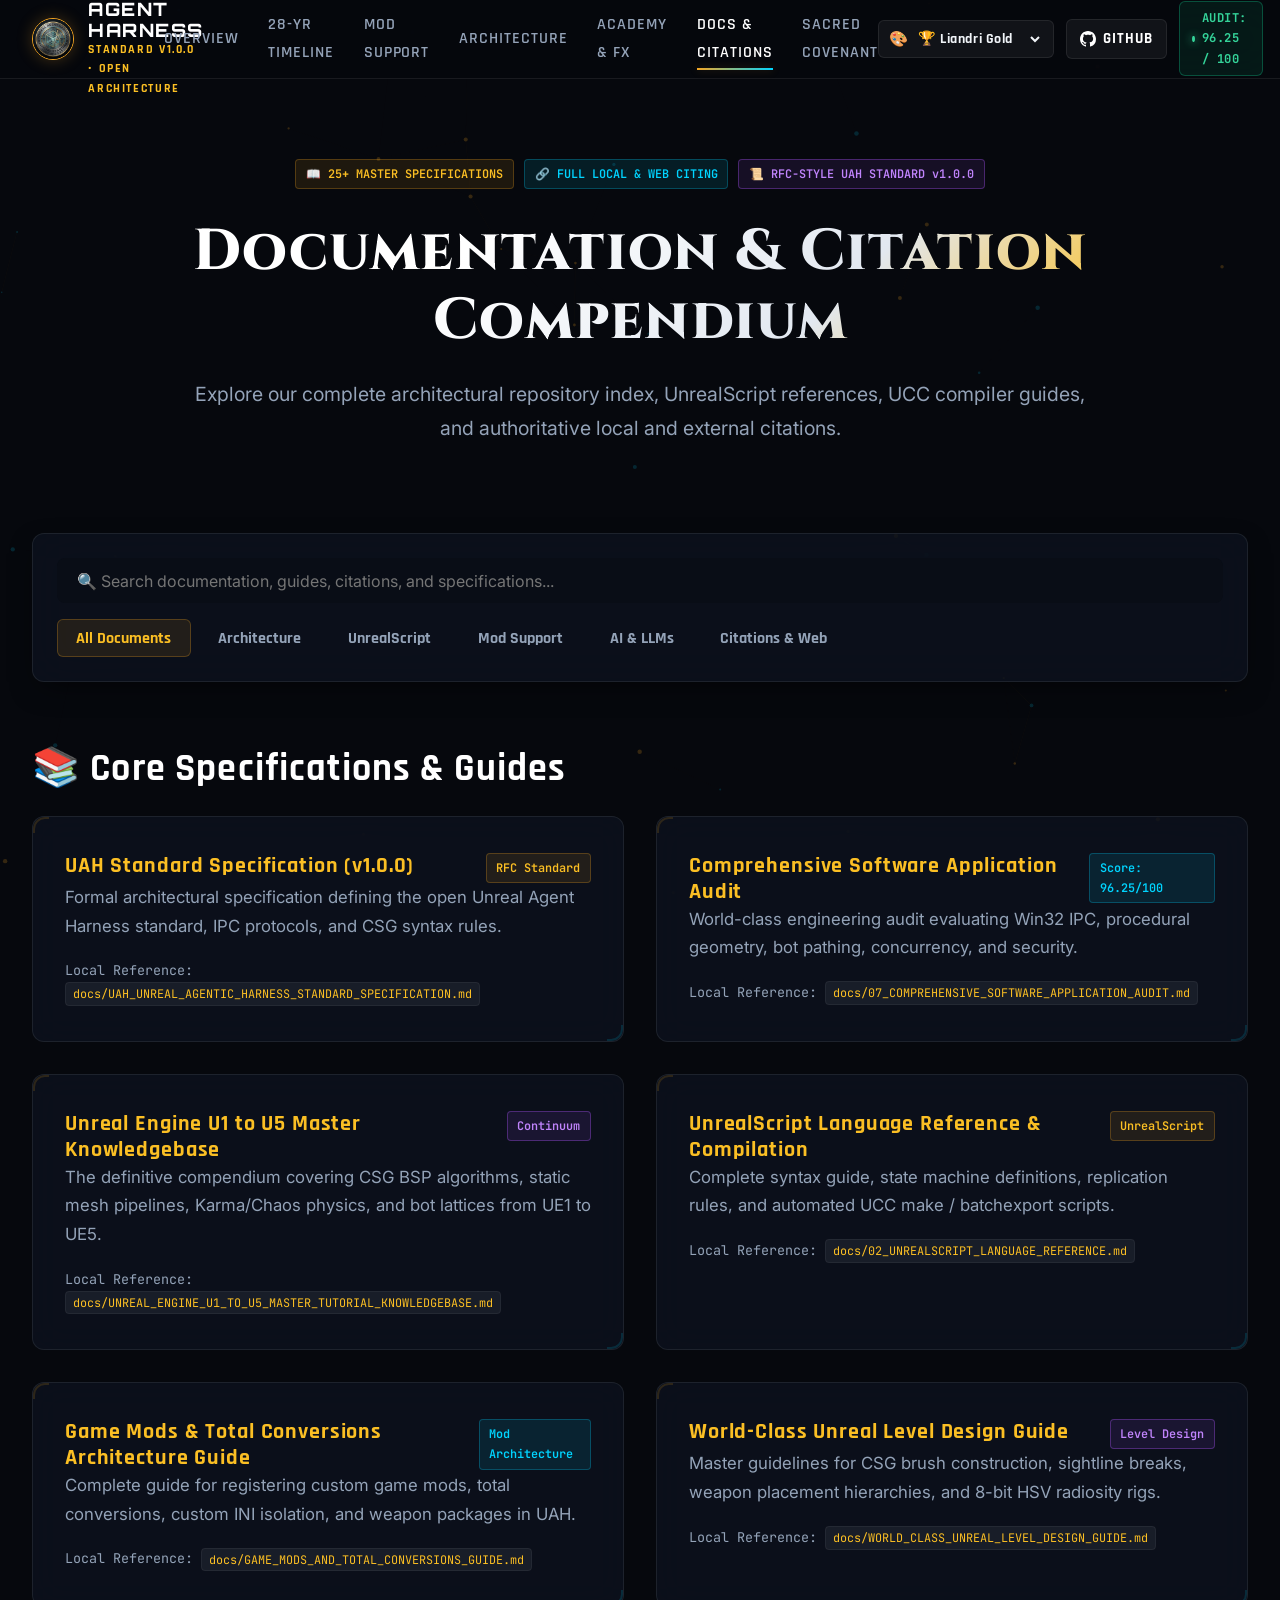
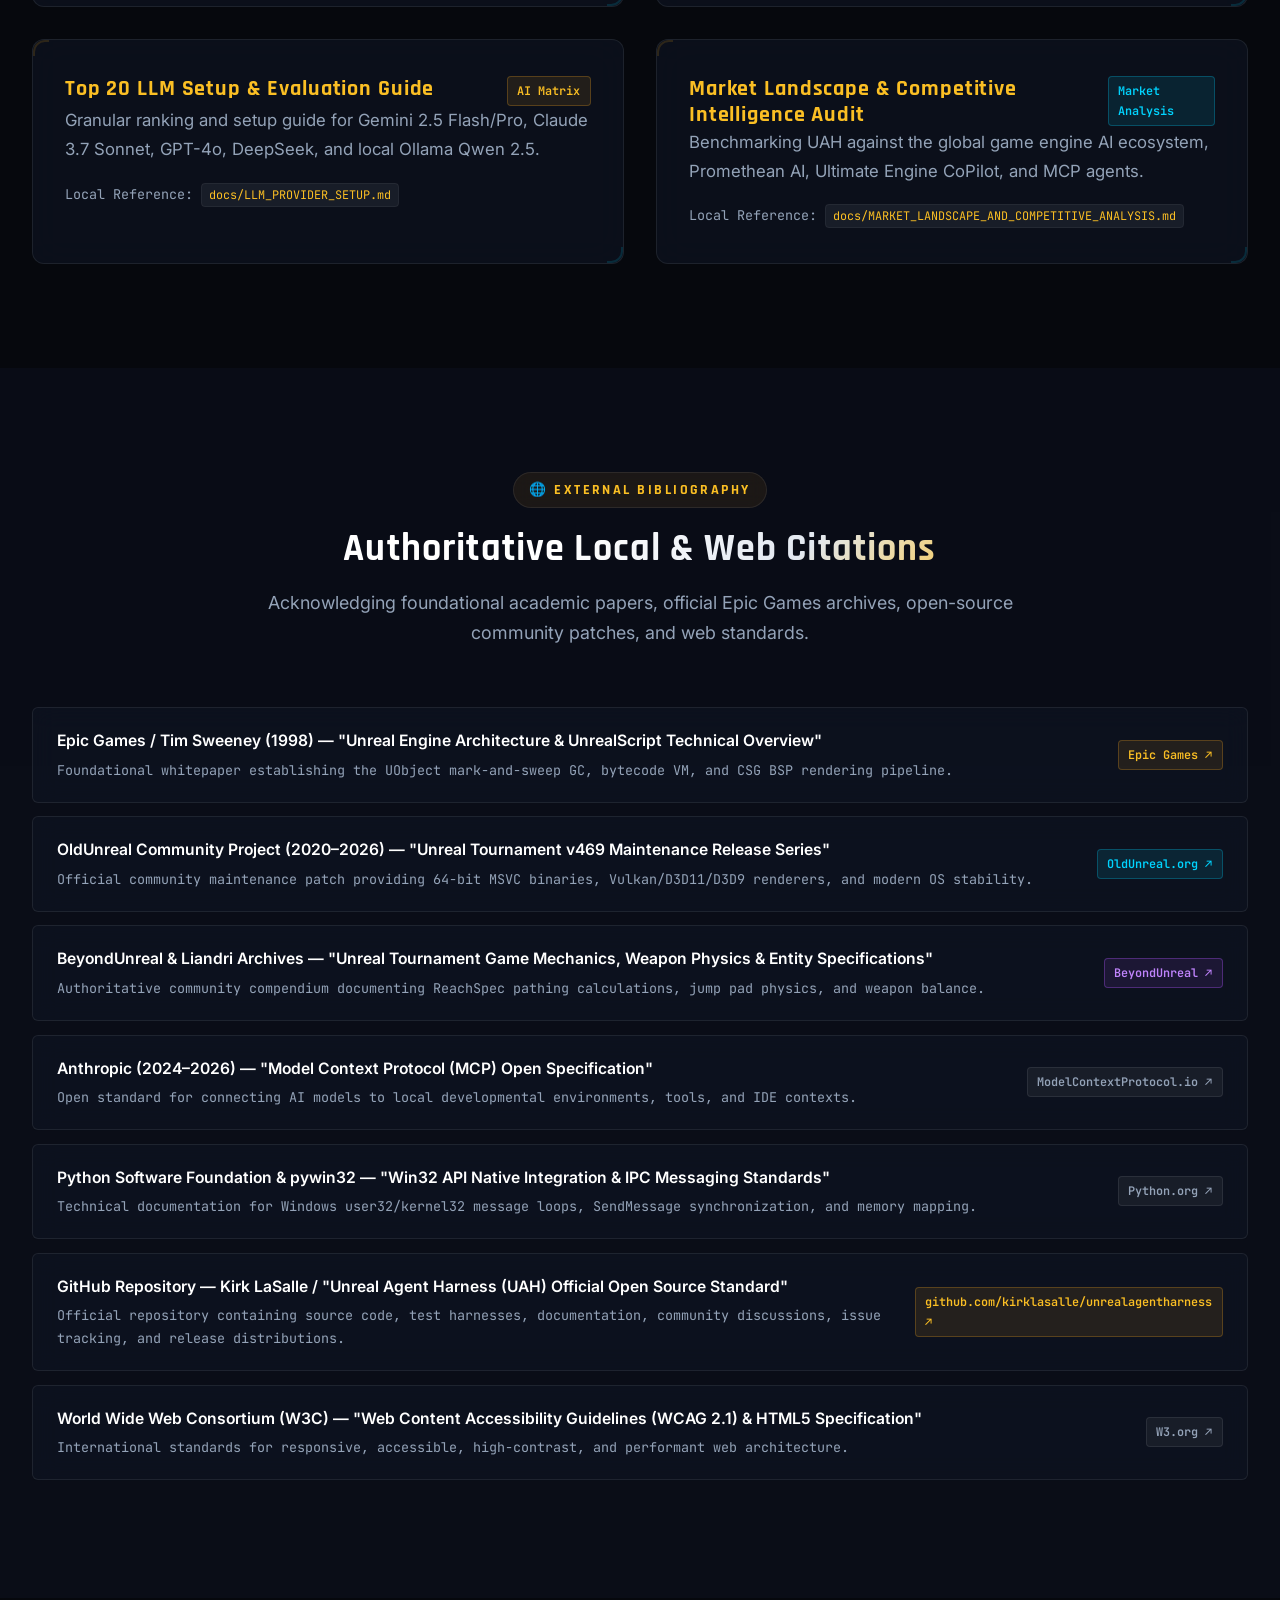
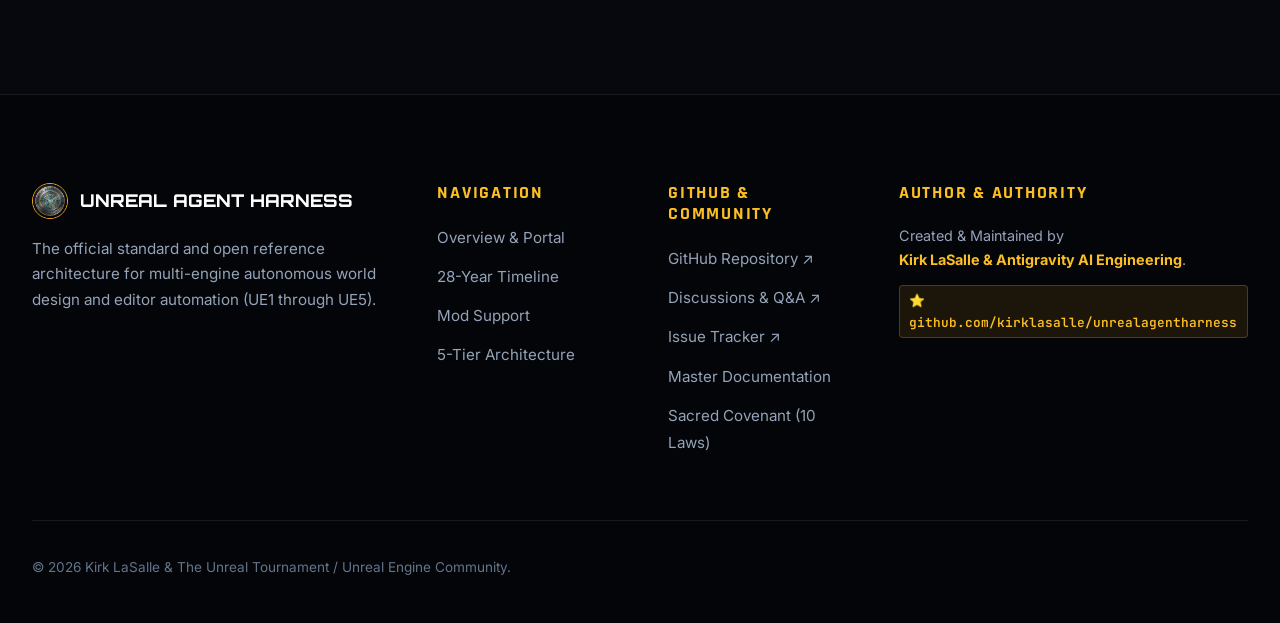
<file: public_html/docs.html>
<!DOCTYPE html>
<html lang="en">
<head>
  <meta charset="UTF-8">
  <meta name="viewport" content="width=device-width, initial-scale=1.0">
  <title>Documentation & Full Citation Compendium — Unreal Agent Harness</title>
  <meta name="description" content="Master documentation library, API reference, and comprehensive local and external web citations for Unreal Agent Harness (UAH).">
  <link rel="stylesheet" href="css/style.css">
  <link rel="icon" type="image/jpeg" href="images/uah_seal_circular.jpg">
</head>
<body>

  <!-- ==========================================================================
       TOP NAVIGATION BAR
       ========================================================================== -->
  <header class="navbar">
    <div class="container navbar-inner">
      <a href="index.html" class="nav-brand">
        <img src="images/uah_seal_circular.jpg" alt="UAH Official Certified Seal" class="brand-logo">
        <div class="brand-text">
          <span class="brand-name">UNREAL AGENT HARNESS</span>
          <span class="brand-tagline">STANDARD v1.0.0 • OPEN ARCHITECTURE</span>
        </div>
      </a>

      <nav>
        <ul class="nav-links">
          <li><a href="index.html" class="nav-link">Overview</a></li>
          <li><a href="timeline.html" class="nav-link">28-Yr Timeline</a></li>
          <li><a href="mods.html" class="nav-link">Mod Support</a></li>
          <li><a href="architecture.html" class="nav-link">Architecture</a></li>
          <li><a href="academy.html" class="nav-link">Academy & FX</a></li>
          <li><a href="docs.html" class="nav-link active">Docs & Citations</a></li>
          <li><a href="covenant.html" class="nav-link">Sacred Covenant</a></li>
        </ul>
      </nav>

      <div class="nav-cta-group">
        <div class="theme-selector-wrap" title="Switch Unreal Era Visual Style">
          <span style="font-size: 0.95rem;">🎨</span>
          <select class="theme-select-input" aria-label="Visual Style Theme Selector">
            <option value="liandri">🏆 Liandri Gold</option>
            <option value="napali">🌿 Na Pali 1998</option>
            <option value="ue5">🌌 UE5 Nanite</option>
            <option value="retro">📟 1998 Retro</option>
            <option value="skaarj">🛸 Skaarj Orbital</option>
          </select>
        </div>
        <a href="https://github.com/kirklasalle/unrealagentharness" target="_blank" rel="noopener" class="btn-gh" title="Official GitHub Repository">
          <svg height="16" width="16" viewBox="0 0 16 16" fill="currentColor" style="vertical-align: middle;"><path d="M8 0C3.58 0 0 3.58 0 8c0 3.54 2.29 6.53 5.47 7.59.4.07.55-.17.55-.38 0-.19-.01-.82-.01-1.49-2.01.37-2.53-.49-2.69-.94-.09-.23-.48-.94-.82-1.13-.28-.15-.68-.52-.01-.53.63-.01 1.08.58 1.23.82.72 1.21 1.87.87 2.33.66.07-.52.28-.87.51-1.07-1.78-.2-3.64-.89-3.64-3.95 0-.87.31-1.59.82-2.15-.08-.2-.36-1.02.08-2.12 0 0 .67-.21 2.2.82.64-.18 1.32-.27 2-.27.68 0 1.36.09 2 .27 1.53-1.04 2.2-.82 2.2-.82.44 1.1.16 1.92.08 2.12.51.56.82 1.27.82 2.15 0 3.07-1.87 3.75-3.65 3.95.29.25.54.73.54 1.48 0 1.07-.01 1.93-.01 2.2 0 .21.15.46.55.38A8.013 8.013 0 0016 8c0-4.42-3.58-8-8-8z"></path></svg>
          <span>GitHub</span>
        </a>
        <div class="badge-audit">
          <span class="badge-audit-dot"></span>
          <span>AUDIT: 96.25 / 100</span>
        </div>
        <button class="nav-toggle" aria-label="Toggle navigation menu">☰</button>
      </div>
    </div>
  </header>

  <!-- ==========================================================================
       DOCS HERO
       ========================================================================== -->
  <section class="hero" style="padding-bottom: 3rem;">
    <div class="container">
      <div class="hero-content">
        <div class="hero-badges-strip">
          <span class="badge badge-gold">📖 25+ MASTER SPECIFICATIONS</span>
          <span class="badge badge-cyan">🔗 FULL LOCAL & WEB CITING</span>
          <span class="badge badge-purple">📜 RFC-STYLE UAH STANDARD v1.0.0</span>
        </div>

        <h1 class="hero-title">Documentation & Citation Compendium</h1>
        <p class="hero-lead">
          Explore our complete architectural repository index, UnrealScript references, UCC compiler guides, and authoritative local and external citations.
        </p>
      </div>
    </div>
  </section>

  <!-- ==========================================================================
       INTERACTIVE SEARCH & FILTER BAR
       ========================================================================== -->
  <section class="section" style="padding-top: 0; padding-bottom: 2rem;">
    <div class="container">
      <div class="interactive-box" style="margin: 0 0 2rem 0; padding: 1.5rem;">
        <div style="display: flex; gap: 1rem; flex-wrap: wrap; align-items: center; justify-content: space-between;">
          <input type="text" id="docsSearchInput" placeholder="🔍 Search documentation, guides, citations, and specifications..." style="flex-grow: 1; background: #090d16; border: 1px solid var(--border-gold); color: #fff; padding: 0.8rem 1.25rem; border-radius: 8px; font-family: var(--font-body); font-size: 1rem;">
        </div>

        <div style="display: flex; gap: 0.5rem; flex-wrap: wrap; margin-top: 1rem;">
          <button class="tab-btn docs-tag-btn active" data-tag="all">All Documents</button>
          <button class="tab-btn docs-tag-btn" data-tag="architecture">Architecture</button>
          <button class="tab-btn docs-tag-btn" data-tag="unrealscript">UnrealScript</button>
          <button class="tab-btn docs-tag-btn" data-tag="mods">Mod Support</button>
          <button class="tab-btn docs-tag-btn" data-tag="ai">AI & LLMs</button>
          <button class="tab-btn docs-tag-btn" data-tag="citation">Citations & Web</button>
        </div>
      </div>
    </div>
  </section>

  <!-- ==========================================================================
       LOCAL REPOSITORY DOCUMENTATION INDEX
       ========================================================================== -->
  <section class="section" style="padding-top: 0;">
    <div class="container">
      <h2 style="margin-bottom: 1.5rem; color: #fff;">📚 Core Specifications & Guides</h2>

      <div class="card-grid-2">
        <div class="doc-entry-card feature-card" data-tags="architecture standard">
          <div style="display: flex; justify-content: space-between; align-items: flex-start;">
            <h3>UAH Standard Specification (v1.0.0)</h3>
            <span class="badge badge-gold">RFC Standard</span>
          </div>
          <p>Formal architectural specification defining the open Unreal Agent Harness standard, IPC protocols, and CSG syntax rules.</p>
          <div class="citation-meta">Local Reference: <code>docs/UAH_UNREAL_AGENTIC_HARNESS_STANDARD_SPECIFICATION.md</code></div>
        </div>

        <div class="doc-entry-card feature-card" data-tags="architecture audit">
          <div style="display: flex; justify-content: space-between; align-items: flex-start;">
            <h3>Comprehensive Software Application Audit</h3>
            <span class="badge badge-cyan">Score: 96.25/100</span>
          </div>
          <p>World-class engineering audit evaluating Win32 IPC, procedural geometry, bot pathing, concurrency, and security.</p>
          <div class="citation-meta">Local Reference: <code>docs/07_COMPREHENSIVE_SOFTWARE_APPLICATION_AUDIT.md</code></div>
        </div>

        <div class="doc-entry-card feature-card" data-tags="architecture u1-u5 timeline">
          <div style="display: flex; justify-content: space-between; align-items: flex-start;">
            <h3>Unreal Engine U1 to U5 Master Knowledgebase</h3>
            <span class="badge badge-purple">Continuum</span>
          </div>
          <p>The definitive compendium covering CSG BSP algorithms, static mesh pipelines, Karma/Chaos physics, and bot lattices from UE1 to UE5.</p>
          <div class="citation-meta">Local Reference: <code>docs/UNREAL_ENGINE_U1_TO_U5_MASTER_TUTORIAL_KNOWLEDGEBASE.md</code></div>
        </div>

        <div class="doc-entry-card feature-card" data-tags="unrealscript compiler tools">
          <div style="display: flex; justify-content: space-between; align-items: flex-start;">
            <h3>UnrealScript Language Reference & Compilation</h3>
            <span class="badge badge-gold">UnrealScript</span>
          </div>
          <p>Complete syntax guide, state machine definitions, replication rules, and automated UCC make / batchexport scripts.</p>
          <div class="citation-meta">Local Reference: <code>docs/02_UNREALSCRIPT_LANGUAGE_REFERENCE.md</code></div>
        </div>

        <div class="doc-entry-card feature-card" data-tags="mods total conversion registry">
          <div style="display: flex; justify-content: space-between; align-items: flex-start;">
            <h3>Game Mods & Total Conversions Architecture Guide</h3>
            <span class="badge badge-cyan">Mod Architecture</span>
          </div>
          <p>Complete guide for registering custom game mods, total conversions, custom INI isolation, and weapon packages in UAH.</p>
          <div class="citation-meta">Local Reference: <code>docs/GAME_MODS_AND_TOTAL_CONVERSIONS_GUIDE.md</code></div>
        </div>

        <div class="doc-entry-card feature-card" data-tags="level design world class architecture">
          <div style="display: flex; justify-content: space-between; align-items: flex-start;">
            <h3>World-Class Unreal Level Design Guide</h3>
            <span class="badge badge-purple">Level Design</span>
          </div>
          <p>Master guidelines for CSG brush construction, sightline breaks, weapon placement hierarchies, and 8-bit HSV radiosity rigs.</p>
          <div class="citation-meta">Local Reference: <code>docs/WORLD_CLASS_UNREAL_LEVEL_DESIGN_GUIDE.md</code></div>
        </div>

        <div class="doc-entry-card feature-card" data-tags="ai llm benchmark">
          <div style="display: flex; justify-content: space-between; align-items: flex-start;">
            <h3>Top 20 LLM Setup & Evaluation Guide</h3>
            <span class="badge badge-gold">AI Matrix</span>
          </div>
          <p>Granular ranking and setup guide for Gemini 2.5 Flash/Pro, Claude 3.7 Sonnet, GPT-4o, DeepSeek, and local Ollama Qwen 2.5.</p>
          <div class="citation-meta">Local Reference: <code>docs/LLM_PROVIDER_SETUP.md</code></div>
        </div>

        <div class="doc-entry-card feature-card" data-tags="market intelligence competition">
          <div style="display: flex; justify-content: space-between; align-items: flex-start;">
            <h3>Market Landscape & Competitive Intelligence Audit</h3>
            <span class="badge badge-cyan">Market Analysis</span>
          </div>
          <p>Benchmarking UAH against the global game engine AI ecosystem, Promethean AI, Ultimate Engine CoPilot, and MCP agents.</p>
          <div class="citation-meta">Local Reference: <code>docs/MARKET_LANDSCAPE_AND_COMPETITIVE_ANALYSIS.md</code></div>
        </div>
      </div>
    </div>
  </section>

  <!-- ==========================================================================
       AUTHORITATIVE WEB & ACADEMIC CITATIONS
       ========================================================================== -->
  <section class="section" id="citations" style="background: rgba(16, 22, 38, 0.4); border-top: 1px solid var(--border-subtle);">
    <div class="container">
      <div class="section-header">
        <span class="section-tag">🌐 External Bibliography</span>
        <h2 class="section-title">Authoritative Local & Web Citations</h2>
        <p class="section-subtitle">
          Acknowledging foundational academic papers, official Epic Games archives, open-source community patches, and web standards.
        </p>
      </div>

      <div class="citation-card" data-tags="citation epic sweeney web">
        <div class="citation-info">
          <div class="citation-title">Epic Games / Tim Sweeney (1998) — "Unreal Engine Architecture & UnrealScript Technical Overview"</div>
          <div class="citation-meta">Foundational whitepaper establishing the UObject mark-and-sweep GC, bytecode VM, and CSG BSP rendering pipeline.</div>
        </div>
        <span class="badge badge-gold">Epic Games ↗</span>
      </div>

      <div class="citation-card" data-tags="citation oldunreal patch web">
        <div class="citation-info">
          <div class="citation-title">OldUnreal Community Project (2020–2026) — "Unreal Tournament v469 Maintenance Release Series"</div>
          <div class="citation-meta">Official community maintenance patch providing 64-bit MSVC binaries, Vulkan/D3D11/D3D9 renderers, and modern OS stability.</div>
        </div>
        <span class="badge badge-cyan">OldUnreal.org ↗</span>
      </div>

      <div class="citation-card" data-tags="citation beyondunreal liandri web">
        <div class="citation-info">
          <div class="citation-title">BeyondUnreal & Liandri Archives — "Unreal Tournament Game Mechanics, Weapon Physics & Entity Specifications"</div>
          <div class="citation-meta">Authoritative community compendium documenting ReachSpec pathing calculations, jump pad physics, and weapon balance.</div>
        </div>
        <span class="badge badge-purple">BeyondUnreal ↗</span>
      </div>

      <div class="citation-card" data-tags="citation mcp anthropic web">
        <div class="citation-info">
          <div class="citation-title">Anthropic (2024–2026) — "Model Context Protocol (MCP) Open Specification"</div>
          <div class="citation-meta">Open standard for connecting AI models to local developmental environments, tools, and IDE contexts.</div>
        </div>
        <span class="badge">ModelContextProtocol.io ↗</span>
      </div>

      <div class="citation-card" data-tags="citation python win32 web">
        <div class="citation-info">
          <div class="citation-title">Python Software Foundation & pywin32 — "Win32 API Native Integration & IPC Messaging Standards"</div>
          <div class="citation-meta">Technical documentation for Windows user32/kernel32 message loops, SendMessage synchronization, and memory mapping.</div>
        </div>
        <span class="badge">Python.org ↗</span>
      </div>

      <div class="citation-card" data-tags="citation github open source repo web">
        <div class="citation-info">
          <div class="citation-title">GitHub Repository — Kirk LaSalle / "Unreal Agent Harness (UAH) Official Open Source Standard"</div>
          <div class="citation-meta">Official repository containing source code, test harnesses, documentation, community discussions, issue tracking, and release distributions.</div>
        </div>
        <a href="https://github.com/kirklasalle/unrealagentharness" target="_blank" rel="noopener" class="badge badge-gold" style="text-decoration: none;">github.com/kirklasalle/unrealagentharness ↗</a>
      </div>

      <div class="citation-card" data-tags="citation w3c web">
        <div class="citation-info">
          <div class="citation-title">World Wide Web Consortium (W3C) — "Web Content Accessibility Guidelines (WCAG 2.1) & HTML5 Specification"</div>
          <div class="citation-meta">International standards for responsive, accessible, high-contrast, and performant web architecture.</div>
        </div>
        <span class="badge">W3.org ↗</span>
      </div>
    </div>
  </section>

  <!-- ==========================================================================
       FOOTER
       ========================================================================== -->
  <footer class="footer">
    <div class="container">
      <div class="footer-grid">
        <div class="footer-brand">
          <div style="display: flex; align-items: center; gap: 0.75rem;">
            <img src="images/uah_seal_circular.jpg" alt="UAH Official Seal" style="width: 36px; height: 36px; border-radius: 50%; border: 1px solid var(--gold-primary);">
            <span style="font-family: var(--font-cyber); font-weight: 800; font-size: 1.1rem; color: #fff;">UNREAL AGENT HARNESS</span>
          </div>
          <p>The official standard and open reference architecture for multi-engine autonomous world design and editor automation (UE1 through UE5).</p>
        </div>

        <div>
          <h4 class="footer-title">Navigation</h4>
          <ul class="footer-links">
            <li><a href="index.html" class="footer-link">Overview & Portal</a></li>
            <li><a href="timeline.html" class="footer-link">28-Year Timeline</a></li>
            <li><a href="mods.html" class="footer-link">Mod Support</a></li>
            <li><a href="architecture.html" class="footer-link">5-Tier Architecture</a></li>
          </ul>
        </div>

        <div>
          <h4 class="footer-title">GitHub & Community</h4>
          <ul class="footer-links">
            <li><a href="https://github.com/kirklasalle/unrealagentharness" target="_blank" rel="noopener" class="footer-link">GitHub Repository ↗</a></li>
            <li><a href="https://github.com/kirklasalle/unrealagentharness/discussions" target="_blank" rel="noopener" class="footer-link">Discussions & Q&A ↗</a></li>
            <li><a href="https://github.com/kirklasalle/unrealagentharness/issues" target="_blank" rel="noopener" class="footer-link">Issue Tracker ↗</a></li>
            <li><a href="docs.html" class="footer-link">Master Documentation</a></li>
            <li><a href="covenant.html" class="footer-link">Sacred Covenant (10 Laws)</a></li>
          </ul>
        </div>

        <div>
          <h4 class="footer-title">Author & Authority</h4>
          <p style="font-size: 0.9rem; color: var(--text-muted); margin-bottom: 0.75rem;">
            Created & Maintained by<br>
            <strong style="color: var(--gold-light);">Kirk LaSalle & Antigravity AI Engineering</strong>.
          </p>
          <a href="https://github.com/kirklasalle/unrealagentharness" target="_blank" rel="noopener" class="badge badge-gold" style="font-size: 0.8rem; text-decoration: none;">
            ⭐ github.com/kirklasalle/unrealagentharness
          </a>
        </div>
      </div>

      <div class="footer-bottom">
        <div>&copy; 2026 Kirk LaSalle & The Unreal Tournament / Unreal Engine Community.</div>
        <button id="backToTopBtn" style="background: rgba(245,166,35,0.15); border: 1px solid var(--border-gold); color: var(--gold-light); padding: 0.4rem 0.8rem; border-radius: 4px; cursor: pointer; font-family: var(--font-tech); font-weight: 700; opacity: 0; pointer-events: none; transition: all 0.3s;">▲ BACK TO TOP</button>
      </div>
    </div>
  </footer>

  <script src="js/main.js"></script>
</body>
</html>
</file>
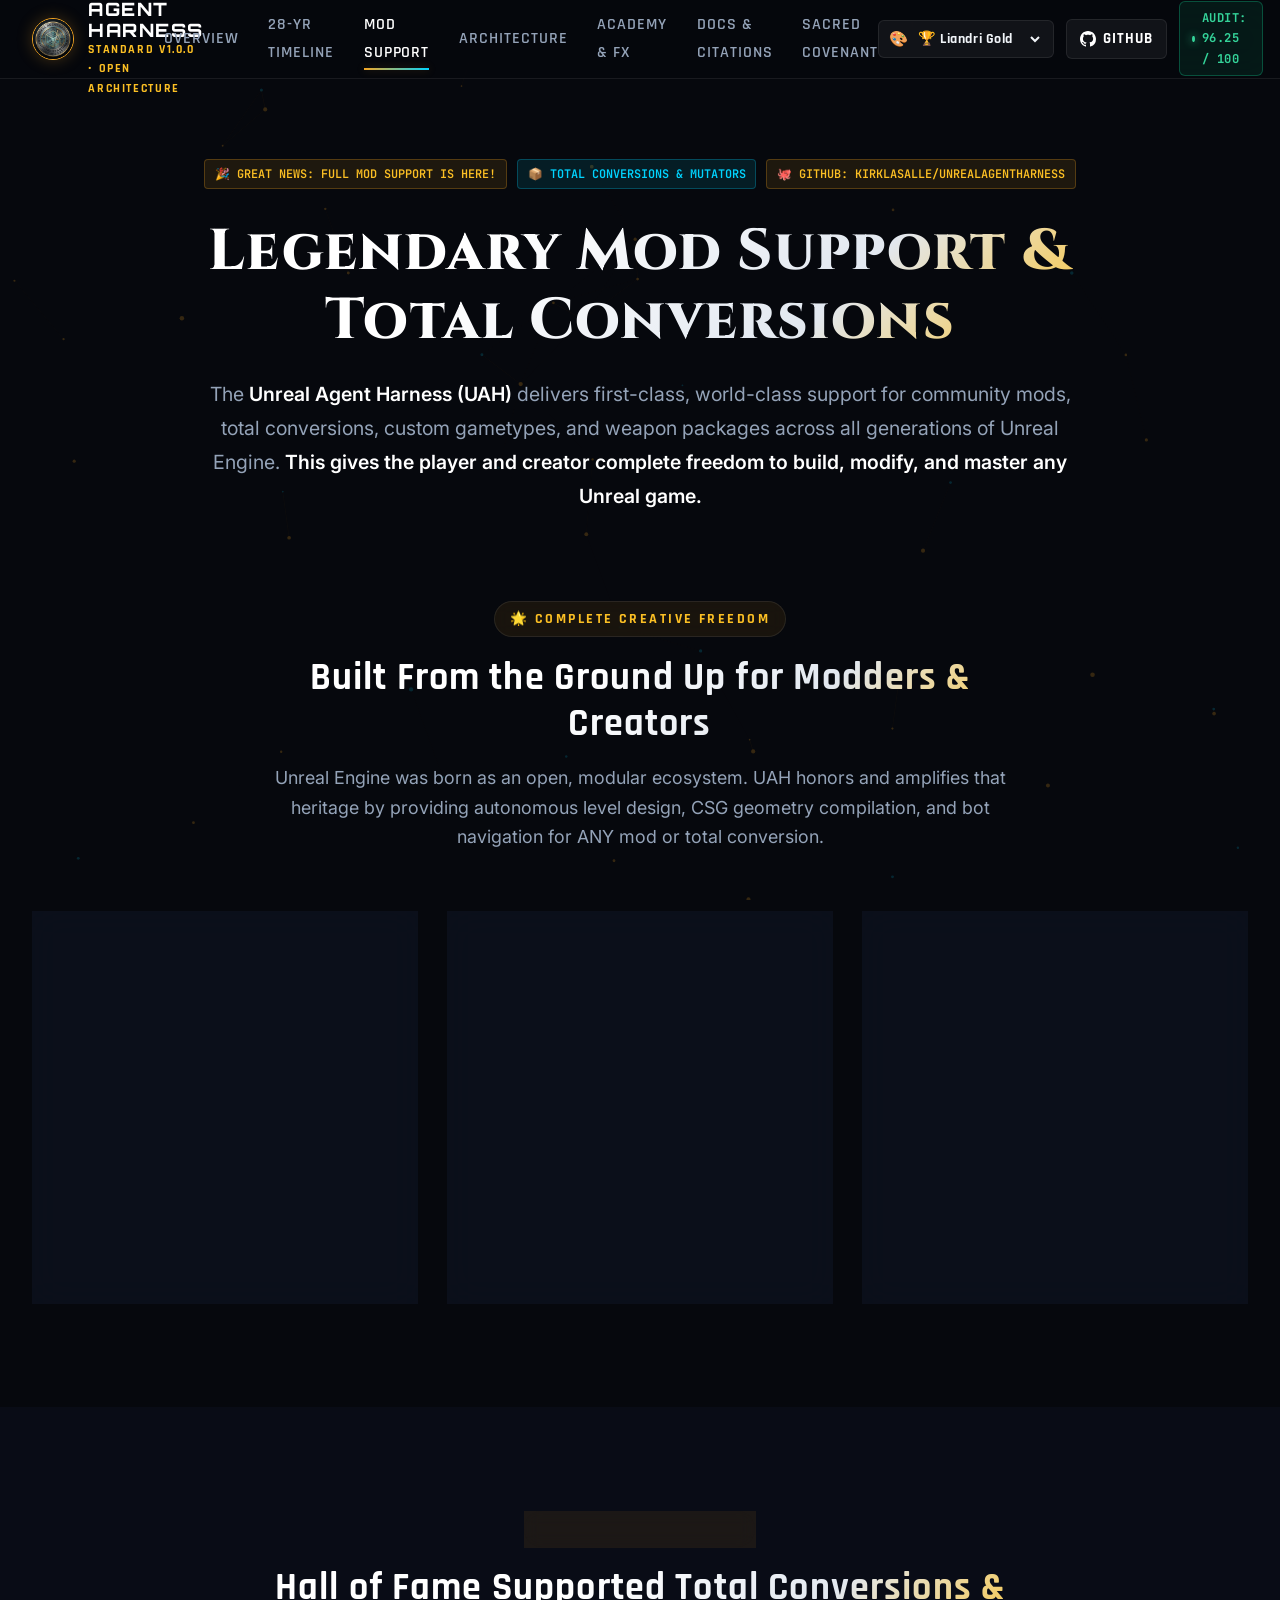
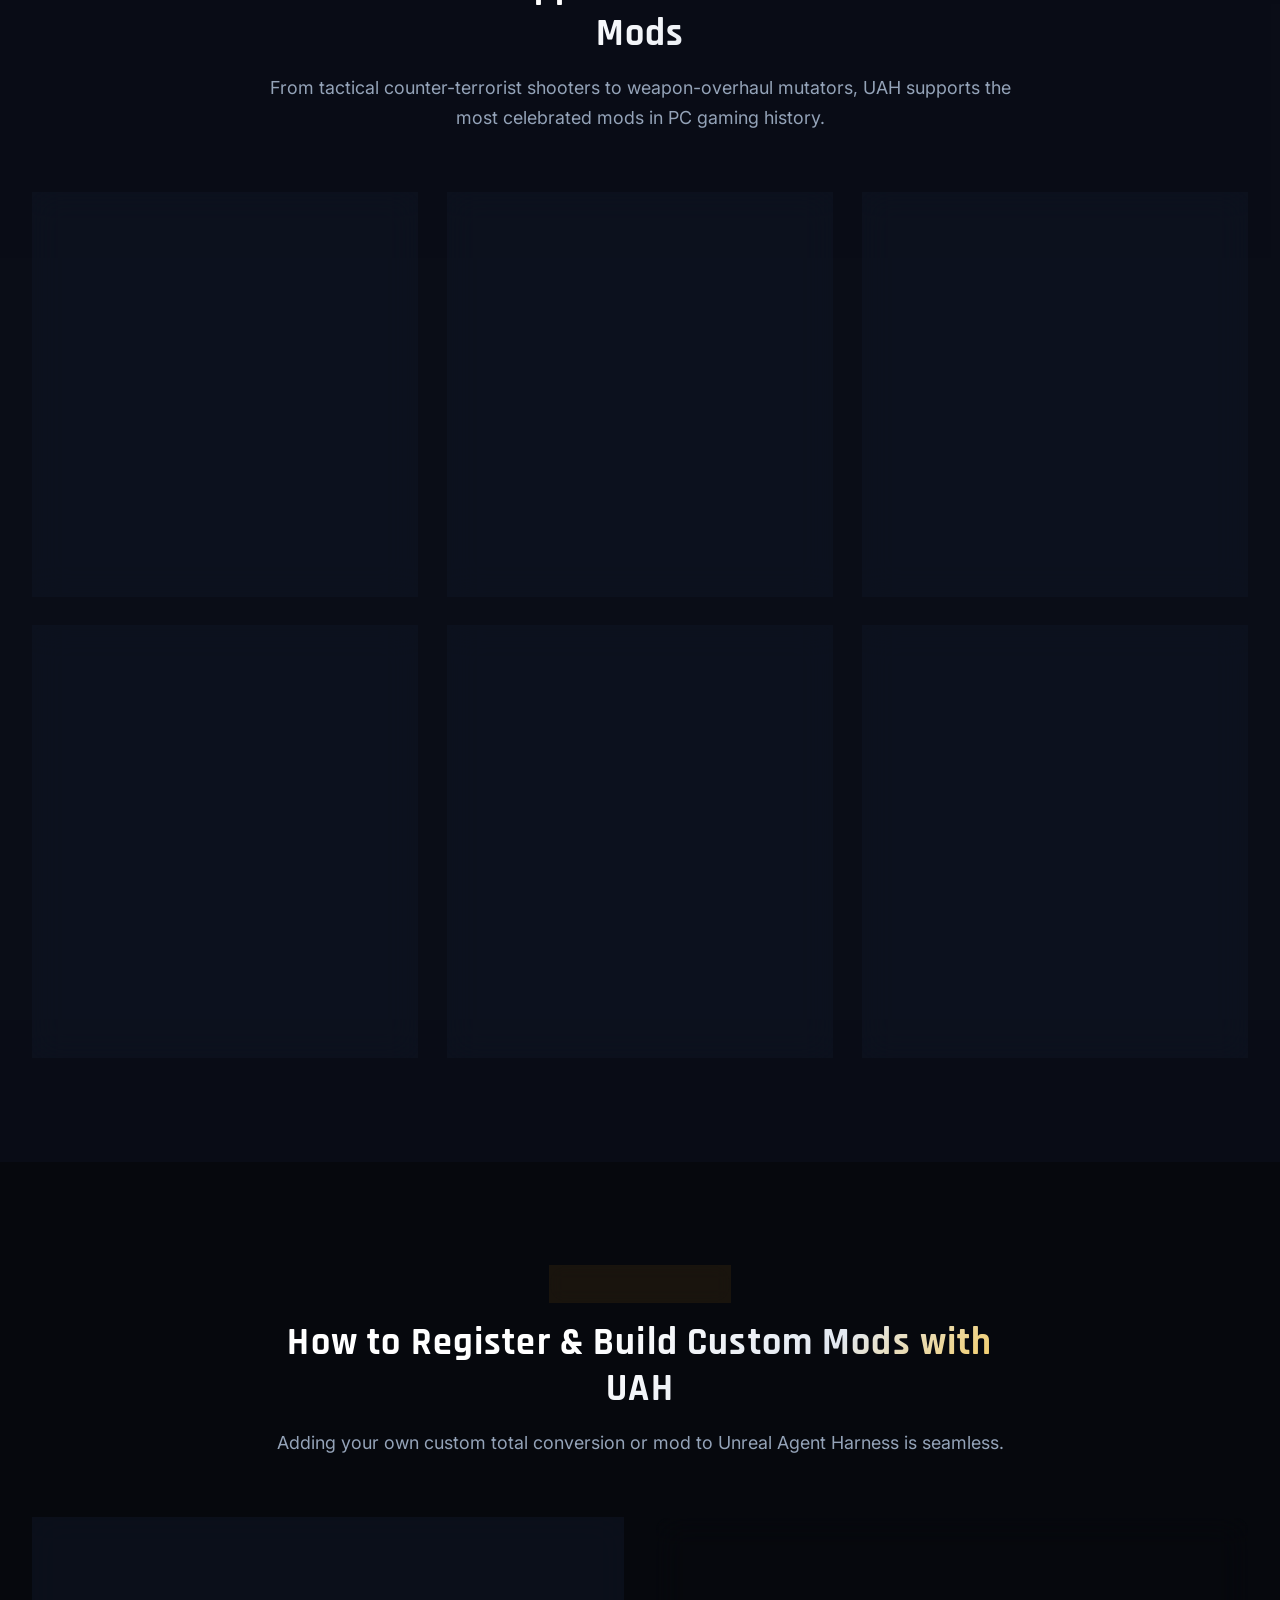
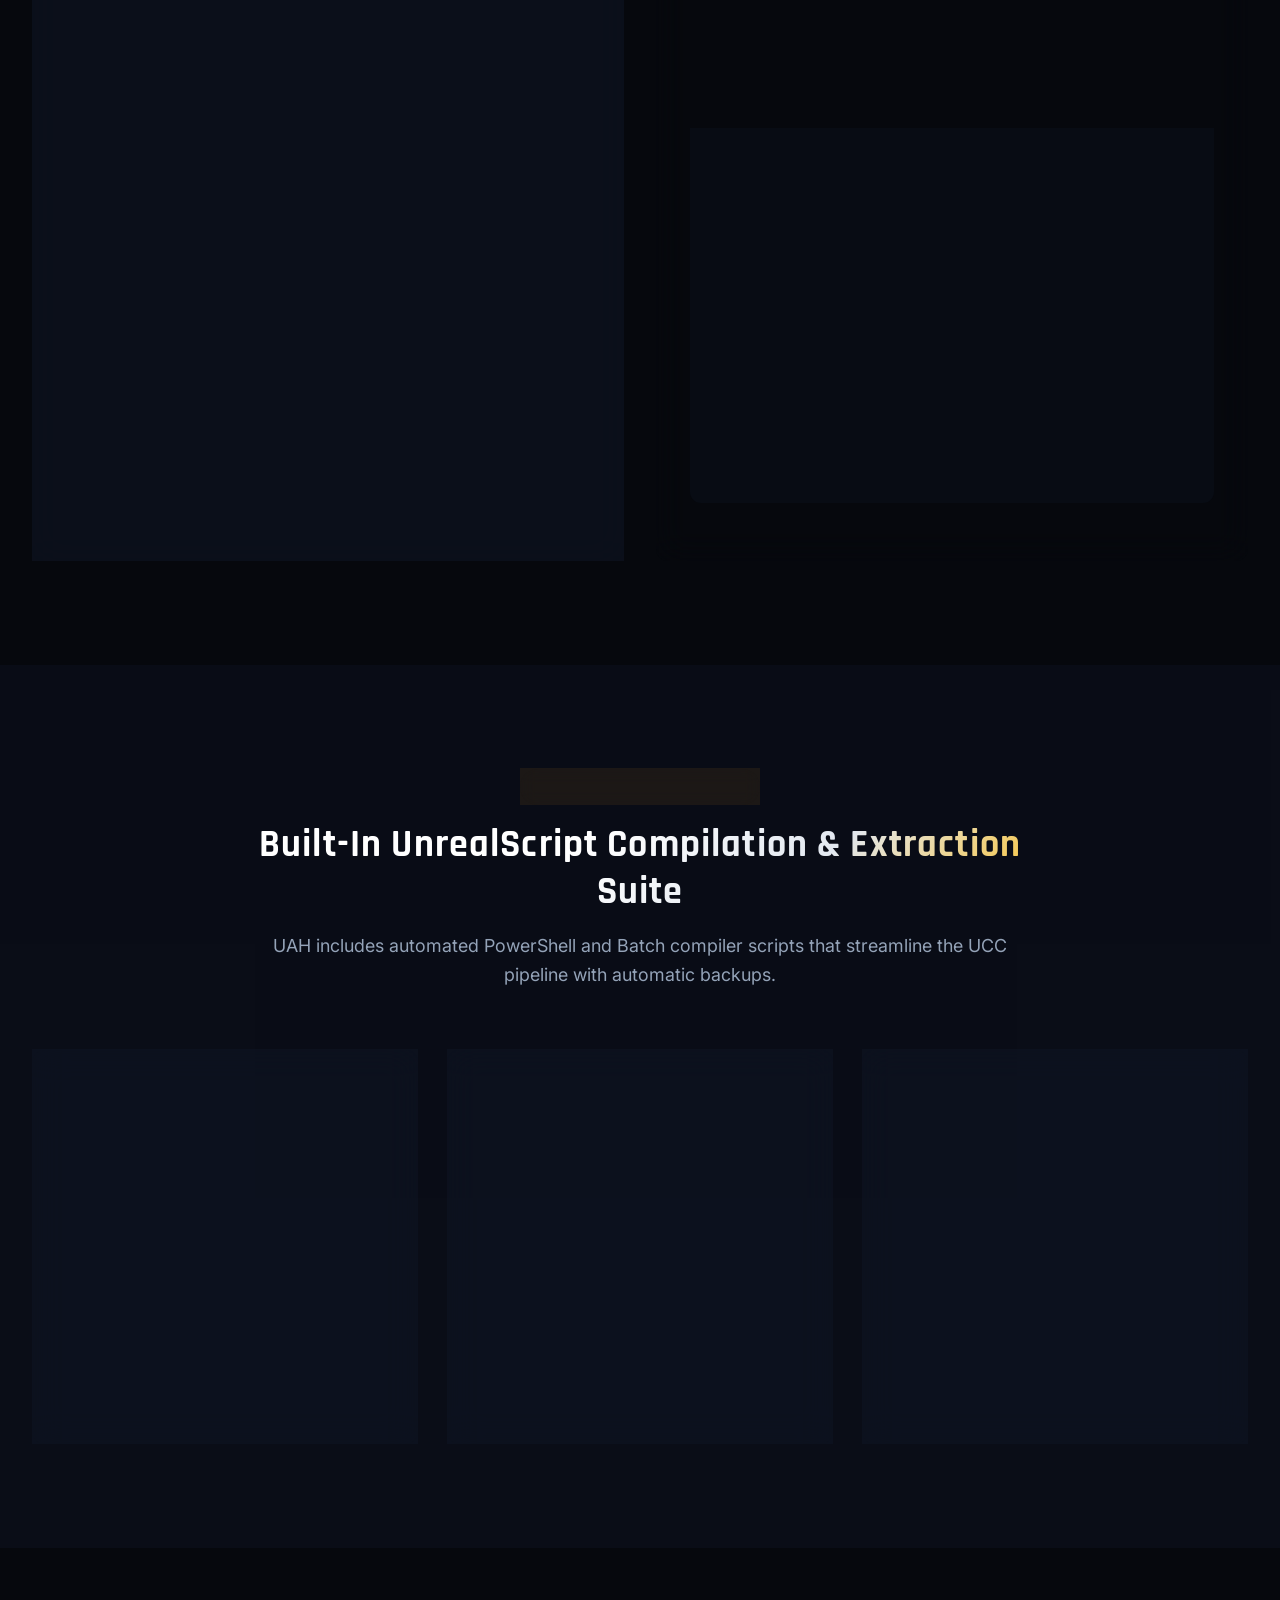
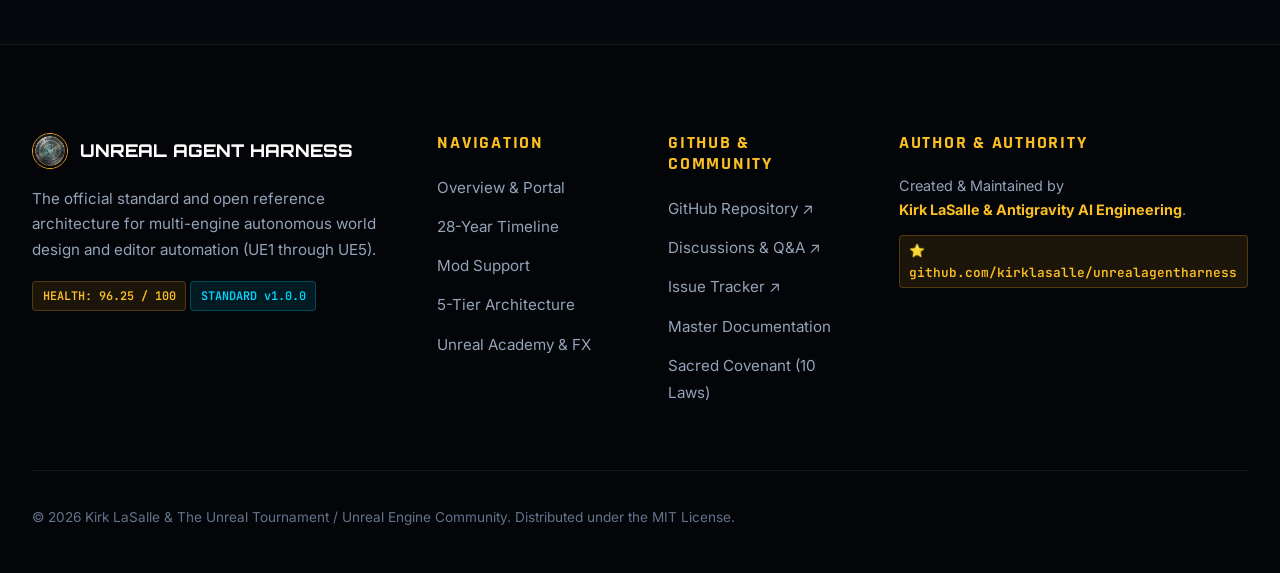
<file: public_html/mods.html>
<!DOCTYPE html>
<html lang="en">
<head>
  <meta charset="UTF-8">
  <meta name="viewport" content="width=device-width, initial-scale=1.0">
  <title>Modding Heritage & Total Conversion Support — Unreal Agent Harness</title>
  <meta name="description" content="Unreal Agent Harness provides world-class, first-class support for community mods, total conversions, custom UnrealScript packages, and weapon frameworks across Unreal Engine 1 through UE5.">
  <link rel="stylesheet" href="css/style.css">
  <link rel="icon" type="image/jpeg" href="images/uah_seal_circular.jpg">
</head>
<body>

  <!-- ==========================================================================
       TOP NAVIGATION BAR
       ========================================================================== -->
  <header class="navbar">
    <div class="container navbar-inner">
      <a href="index.html" class="nav-brand">
        <img src="images/uah_seal_circular.jpg" alt="UAH Official Certified Seal" class="brand-logo">
        <div class="brand-text">
          <span class="brand-name">UNREAL AGENT HARNESS</span>
          <span class="brand-tagline">STANDARD v1.0.0 • OPEN ARCHITECTURE</span>
        </div>
      </a>

      <nav>
        <ul class="nav-links">
          <li><a href="index.html" class="nav-link">Overview</a></li>
          <li><a href="timeline.html" class="nav-link">28-Yr Timeline</a></li>
          <li><a href="mods.html" class="nav-link active">Mod Support</a></li>
          <li><a href="architecture.html" class="nav-link">Architecture</a></li>
          <li><a href="academy.html" class="nav-link">Academy & FX</a></li>
          <li><a href="docs.html" class="nav-link">Docs & Citations</a></li>
          <li><a href="covenant.html" class="nav-link">Sacred Covenant</a></li>
        </ul>
      </nav>

      <div class="nav-cta-group">
        <div class="theme-selector-wrap" title="Switch Unreal Era Visual Style">
          <span style="font-size: 0.95rem;">🎨</span>
          <select class="theme-select-input" aria-label="Visual Style Theme Selector">
            <option value="liandri">🏆 Liandri Gold</option>
            <option value="napali">🌿 Na Pali 1998</option>
            <option value="ue5">🌌 UE5 Nanite</option>
            <option value="retro">📟 1998 Retro</option>
            <option value="skaarj">🛸 Skaarj Orbital</option>
          </select>
        </div>
        <a href="https://github.com/kirklasalle/unrealagentharness" target="_blank" rel="noopener" class="btn-gh" title="Official GitHub Repository">
          <svg height="16" width="16" viewBox="0 0 16 16" fill="currentColor" style="vertical-align: middle;"><path d="M8 0C3.58 0 0 3.58 0 8c0 3.54 2.29 6.53 5.47 7.59.4.07.55-.17.55-.38 0-.19-.01-.82-.01-1.49-2.01.37-2.53-.49-2.69-.94-.09-.23-.48-.94-.82-1.13-.28-.15-.68-.52-.01-.53.63-.01 1.08.58 1.23.82.72 1.21 1.87.87 2.33.66.07-.52.28-.87.51-1.07-1.78-.2-3.64-.89-3.64-3.95 0-.87.31-1.59.82-2.15-.08-.2-.36-1.02.08-2.12 0 0 .67-.21 2.2.82.64-.18 1.32-.27 2-.27.68 0 1.36.09 2 .27 1.53-1.04 2.2-.82 2.2-.82.44 1.1.16 1.92.08 2.12.51.56.82 1.27.82 2.15 0 3.07-1.87 3.75-3.65 3.95.29.25.54.73.54 1.48 0 1.07-.01 1.93-.01 2.2 0 .21.15.46.55.38A8.013 8.013 0 0016 8c0-4.42-3.58-8-8-8z"></path></svg>
          <span>GitHub</span>
        </a>
        <div class="badge-audit">
          <span class="badge-audit-dot"></span>
          <span>AUDIT: 96.25 / 100</span>
        </div>
        <button class="nav-toggle" aria-label="Toggle navigation menu">☰</button>
      </div>
    </div>
  </header>

  <!-- ==========================================================================
       MODS HERO
       ========================================================================== -->
  <section class="hero" style="padding-bottom: 3rem;">
    <div class="container">
      <div class="hero-content">
        <div class="hero-badges-strip">
          <span class="badge badge-gold">🎉 GREAT NEWS: FULL MOD SUPPORT IS HERE!</span>
          <span class="badge badge-cyan">📦 TOTAL CONVERSIONS & MUTATORS</span>
          <a href="https://github.com/kirklasalle/unrealagentharness" target="_blank" rel="noopener" class="badge badge-gold" style="text-decoration: none;">🐙 GITHUB: KIRKLASALLE/UNREALAGENTHARNESS</a>
        </div>

        <h1 class="hero-title">Legendary Mod Support & Total Conversions</h1>
        <p class="hero-lead">
          The <strong>Unreal Agent Harness (UAH)</strong> delivers first-class, world-class support for community mods, total conversions, custom gametypes, and weapon packages across all generations of Unreal Engine. <strong>This gives the player and creator complete freedom to build, modify, and master any Unreal game.</strong>
        </p>
      </div>
    </div>
  </section>

  <!-- ==========================================================================
       THE GREAT NEWS: UNIVERSAL MOD SUPPORT
       ========================================================================== -->
  <section class="section" style="padding-top: 0;">
    <div class="container">
      <div class="section-header">
        <span class="section-tag">🌟 Complete Creative Freedom</span>
        <h2 class="section-title">Built From the Ground Up for Modders & Creators</h2>
        <p class="section-subtitle">
          Unreal Engine was born as an open, modular ecosystem. UAH honors and amplifies that heritage by providing autonomous level design, CSG geometry compilation, and bot navigation for ANY mod or total conversion.
        </p>
      </div>

      <div class="card-grid-3">
        <div class="feature-card">
          <div class="feature-icon-box">⚡</div>
          <h3>Custom Mod INI Isolation</h3>
          <p>
            Launch any total conversion with dedicated configuration isolation (<code>INI=Mod.ini USERINI=ModUser.ini</code>). Your base game files remain 100% pristine and untouched.
          </p>
          <div class="badge badge-gold">Configuration Isolation</div>
        </div>

        <div class="feature-card">
          <div class="feature-icon-box cyan">🎨</div>
          <h3>Dynamic Texture & Package Loading</h3>
          <p>
            UAH automatically resolves and preloads custom mod texture packages (<code>.utx</code>), sound packages (<code>.uax</code>), and script packages (<code>.u</code>) directly into UnrealEd memory via <code>OBJ LOAD</code>.
          </p>
          <div class="badge badge-cyan">Automated OBJ LOAD</div>
        </div>

        <div class="feature-card">
          <div class="feature-icon-box purple">🤖</div>
          <h3>AI Pathing for Custom Weapons</h3>
          <p>
            Whether your mod features medieval crossbows, grappling hooks, tactical assault rifles, or vehicle warfare, UAH’s 52-node ReachSpec lattice ensures bots navigate and fight intelligently.
          </p>
          <div class="badge badge-purple">Bot AI Navigation</div>
        </div>
      </div>
    </div>
  </section>

  <!-- ==========================================================================
       HALL OF FAME COMMUNITY TOTAL CONVERSIONS
       ========================================================================== -->
  <section class="section" style="background: rgba(16, 22, 38, 0.4); border-top: 1px solid var(--border-subtle); border-bottom: 1px solid var(--border-subtle);">
    <div class="container">
      <div class="section-header">
        <span class="section-tag">🏆 Community Classics</span>
        <h2 class="section-title">Hall of Fame Supported Total Conversions & Mods</h2>
        <p class="section-subtitle">
          From tactical counter-terrorist shooters to weapon-overhaul mutators, UAH supports the most celebrated mods in PC gaming history.
        </p>
      </div>

      <div class="card-grid-3">
        <div class="feature-card">
          <div class="feature-icon-box">⚔️</div>
          <h3>ChaosUT: Evolution Mod</h3>
          <p>
            The legendary UT99 weapon and physics overhaul featuring Crossbows with explosive bolts, proxy mines, vortex cannons, bastard swords, anti-gravity belts, and grappling hooks.
          </p>
          <div style="display: flex; gap: 0.5rem; flex-wrap: wrap; margin-top: auto;">
            <span class="badge badge-gold">Grappling Hook</span>
            <span class="badge">Vortex Mines</span>
            <span class="badge">Crossbow</span>
          </div>
        </div>

        <div class="feature-card">
          <div class="feature-icon-box cyan">🎯</div>
          <h3>Tactical Ops: Assault on Terror</h3>
          <p>
            The premier tactical close-quarters combat total conversion. Featuring round-based terrorist vs. special forces combat, buy zones, hostage rescue mechanics, and realistic ballistics.
          </p>
          <div style="display: flex; gap: 0.5rem; flex-wrap: wrap; margin-top: auto;">
            <span class="badge badge-cyan">Tactical CQB</span>
            <span class="badge">Buy Zones</span>
            <span class="badge">Hostage Rescue</span>
          </div>
        </div>

        <div class="feature-card">
          <div class="feature-icon-box purple">🪖</div>
          <h3>Infiltration & Strike Force</h3>
          <p>
            High-realism tactical modifications introducing true iron sights, realistic weapon jamming, inventory weight systems, and authentic military ballistics into Unreal Engine.
          </p>
          <div style="display: flex; gap: 0.5rem; flex-wrap: wrap; margin-top: auto;">
            <span class="badge badge-purple">Iron Sights</span>
            <span class="badge">Weight Physics</span>
            <span class="badge">Realism</span>
          </div>
        </div>

        <div class="feature-card">
          <div class="feature-icon-box green">👾</div>
          <h3>Monster Hunt & Invasion</h3>
          <p>
            Cooperative multiplayer gametypes where teams of players fight through sprawling alien complexes against hordes of Skaarj, Brutes, Warlords, and Titans from the original 1998 <em>Unreal</em>.
          </p>
          <div style="display: flex; gap: 0.5rem; flex-wrap: wrap; margin-top: auto;">
            <span class="badge" style="background: rgba(16,185,129,0.15); color: #34d399; border-color: rgba(16,185,129,0.4);">Co-Op PvE</span>
            <span class="badge">Na Pali Creatures</span>
            <span class="badge">Boss Arenas</span>
          </div>
        </div>

        <div class="feature-card">
          <div class="feature-icon-box">🔒</div>
          <h3>Jailbreak (UT99 & UT2004)</h3>
          <p>
            The beloved tactical team gametype where fragged players are sent to the enemy team's prison cell. Teammates must execute daring jailbreak switch infiltration runs to release their captured squad!
          </p>
          <div style="display: flex; gap: 0.5rem; flex-wrap: wrap; margin-top: auto;">
            <span class="badge badge-gold">Prison Cells</span>
            <span class="badge">Release Switches</span>
            <span class="badge">Teamplay</span>
          </div>
        </div>

        <div class="feature-card">
          <div class="feature-icon-box cyan">🚀</div>
          <h3>Rocket Arena & Custom Mutators</h3>
          <p>
            Pure arena duel combat featuring full weapon loads, zero self-damage, elimination rounds, and infinite customizable mutator combinations (LowGrav, InstaGib, FatBoy, Relics).
          </p>
          <div style="display: flex; gap: 0.5rem; flex-wrap: wrap; margin-top: auto;">
            <span class="badge badge-cyan">1v1 Arenas</span>
            <span class="badge">InstaGib</span>
            <span class="badge">Relics</span>
          </div>
        </div>
      </div>
    </div>
  </section>

  <!-- ==========================================================================
       HOW TO REGISTER & CREATE CUSTOM MODS
       ========================================================================== -->
  <section class="section">
    <div class="container">
      <div class="section-header">
        <span class="section-tag">🛠️ Creator Guide</span>
        <h2 class="section-title">How to Register & Build Custom Mods with UAH</h2>
        <p class="section-subtitle">
          Adding your own custom total conversion or mod to Unreal Agent Harness is seamless.
        </p>
      </div>

      <div class="card-grid-2">
        <div class="feature-card">
          <h3>Option 1: In-Editor Cockpit UI (Zero Config)</h3>
          <ol style="margin-top: 1rem; margin-left: 1.25rem; color: var(--text-muted); display: flex; flex-direction: column; gap: 0.75rem;">
            <li>Open the UAH Cockpit and click <strong>⚙️ SETTINGS</strong> in the top menu bar.</li>
            <li>Navigate to the <strong>🎮 Engine Profiles</strong> tab.</li>
            <li>Scroll to <strong>📦 GAME MODS & TOTAL CONVERSIONS (TC)</strong>.</li>
            <li>Click <strong>➕ Register New Mod</strong>.</li>
            <li>Fill in your Mod ID, Name, Parent Engine (e.g. <code>ut99_goty</code> or <code>ut2004</code>), custom INI args, and save!</li>
          </ol>
          <div class="callout callout-tip" style="margin-top: 1.5rem; margin-bottom: 0;">
            <div class="callout-title">💡 Instant Availability</div>
            <p style="margin: 0; font-size: 0.9rem;">Your new mod immediately appears in the Target dropdown with its own dedicated action palette and texture loaders!</p>
          </div>
        </div>

        <div class="feature-card">
          <h3>Option 2: Declarative JSON Profile (`engine_profiles.json`)</h3>
          <p>You can also define your mod profile declaratively in <code>config/engine_profiles.json</code>:</p>
          <div class="code-header"><span>JSON</span></div>
          <pre><code>"ut99_custom_tc": {
  "id": "ut99_custom_tc",
  "name": "My Custom Total Conversion",
  "category": "Game Mod (Total Conversion)",
  "parent_engine": "ut99_goty",
  "generation": "UE1",
  "icon": "📦",
  "description": "Custom weapons, skins, and arenas.",
  "root_dir": "G:\\UnrealTournament",
  "system_dir": "G:\\UnrealTournament\\System",
  "editor_exe": "UnrealEd.exe",
  "editor_args": "INI=MyModEditor.ini",
  "game_exe": "UnrealTournament.exe",
  "game_args": "INI=MyMod.ini USERINI=MyModUser.ini"
}</code></pre>
        </div>
      </div>
    </div>
  </section>

  <!-- ==========================================================================
       UNREALSCRIPT COMPILATION & EXTRACTION TOOLS
       ========================================================================== -->
  <section class="section" style="background: rgba(16, 22, 38, 0.4); border-top: 1px solid var(--border-subtle);">
    <div class="container">
      <div class="section-header">
        <span class="section-tag">⚡ Automated Toolchain</span>
        <h2 class="section-title">Built-In UnrealScript Compilation & Extraction Suite</h2>
        <p class="section-subtitle">
          UAH includes automated PowerShell and Batch compiler scripts that streamline the UCC pipeline with automatic backups.
        </p>
      </div>

      <div class="card-grid-3">
        <div class="feature-card">
          <div class="feature-icon-box">🔨</div>
          <h3>Automated UCC Make Compiler</h3>
          <p>
            <code>tools/Compile-UnrealScript.ps1</code> automates <code>UCC.exe make</code> compilation with automatic pre-compile timestamped backups of existing <code>.u</code> packages, warning suppression, and clean build logging.
          </p>
          <div class="badge badge-gold">Compile-UnrealScript.ps1</div>
        </div>

        <div class="feature-card">
          <div class="feature-icon-box cyan">📂</div>
          <h3>Automated Script Extractor</h3>
          <p>
            <code>tools/Extract-UnrealScript.ps1</code> uses <code>UCC.exe batchexport</code> to decompile and extract class source code (<code>.uc</code>) directly from compiled binary packages into organized class directory trees.
          </p>
          <div class="badge badge-cyan">Extract-UnrealScript.ps1</div>
        </div>

        <div class="feature-card">
          <div class="feature-icon-box purple">🧠</div>
          <h3>AI UnrealScript Copilot</h3>
          <p>
            Pair with frontier AI reasoning models (Gemini 2.5 Flash, Claude 3.7 Sonnet, or local Ollama) to write new weapon classes, custom HUD overlays, state machines, and replication directives.
          </p>
          <div class="badge badge-purple">AI Script Copilot</div>
        </div>
      </div>
    </div>
  </section>

  <!-- ==========================================================================
       FOOTER
       ========================================================================== -->
  <footer class="footer">
    <div class="container">
      <div class="footer-grid">
        <div class="footer-brand">
          <div style="display: flex; align-items: center; gap: 0.75rem;">
            <img src="images/uah_seal_circular.jpg" alt="UAH Official Seal" style="width: 36px; height: 36px; border-radius: 50%; border: 1px solid var(--gold-primary);">
            <span style="font-family: var(--font-cyber); font-weight: 800; font-size: 1.1rem; color: #fff;">UNREAL AGENT HARNESS</span>
          </div>
          <p>The official standard and open reference architecture for multi-engine autonomous world design and editor automation (UE1 through UE5).</p>
          <div style="margin-top: 1rem;">
            <span class="badge badge-gold">HEALTH: 96.25 / 100</span>
            <span class="badge badge-cyan">STANDARD v1.0.0</span>
          </div>
        </div>

        <div>
          <h4 class="footer-title">Navigation</h4>
          <ul class="footer-links">
            <li><a href="index.html" class="footer-link">Overview & Portal</a></li>
            <li><a href="timeline.html" class="footer-link">28-Year Timeline</a></li>
            <li><a href="mods.html" class="footer-link">Mod Support</a></li>
            <li><a href="architecture.html" class="footer-link">5-Tier Architecture</a></li>
            <li><a href="academy.html" class="footer-link">Unreal Academy & FX</a></li>
          </ul>
        </div>

        <div>
          <h4 class="footer-title">GitHub & Community</h4>
          <ul class="footer-links">
            <li><a href="https://github.com/kirklasalle/unrealagentharness" target="_blank" rel="noopener" class="footer-link">GitHub Repository ↗</a></li>
            <li><a href="https://github.com/kirklasalle/unrealagentharness/discussions" target="_blank" rel="noopener" class="footer-link">Discussions & Q&A ↗</a></li>
            <li><a href="https://github.com/kirklasalle/unrealagentharness/issues" target="_blank" rel="noopener" class="footer-link">Issue Tracker ↗</a></li>
            <li><a href="docs.html" class="footer-link">Master Documentation</a></li>
            <li><a href="covenant.html" class="footer-link">Sacred Covenant (10 Laws)</a></li>
          </ul>
        </div>

        <div>
          <h4 class="footer-title">Author & Authority</h4>
          <p style="font-size: 0.9rem; color: var(--text-muted); margin-bottom: 0.75rem;">
            Created & Maintained by<br>
            <strong style="color: var(--gold-light);">Kirk LaSalle & Antigravity AI Engineering</strong>.
          </p>
          <a href="https://github.com/kirklasalle/unrealagentharness" target="_blank" rel="noopener" class="badge badge-gold" style="font-size: 0.8rem; text-decoration: none;">
            ⭐ github.com/kirklasalle/unrealagentharness
          </a>
        </div>
      </div>

      <div class="footer-bottom">
        <div>&copy; 2026 Kirk LaSalle & The Unreal Tournament / Unreal Engine Community. Distributed under the MIT License.</div>
        <button id="backToTopBtn" style="background: rgba(245,166,35,0.15); border: 1px solid var(--border-gold); color: var(--gold-light); padding: 0.4rem 0.8rem; border-radius: 4px; cursor: pointer; font-family: var(--font-tech); font-weight: 700; opacity: 0; pointer-events: none; transition: all 0.3s;">▲ BACK TO TOP</button>
      </div>
    </div>
  </footer>

  <script src="js/main.js"></script>
</body>
</html>
</file>
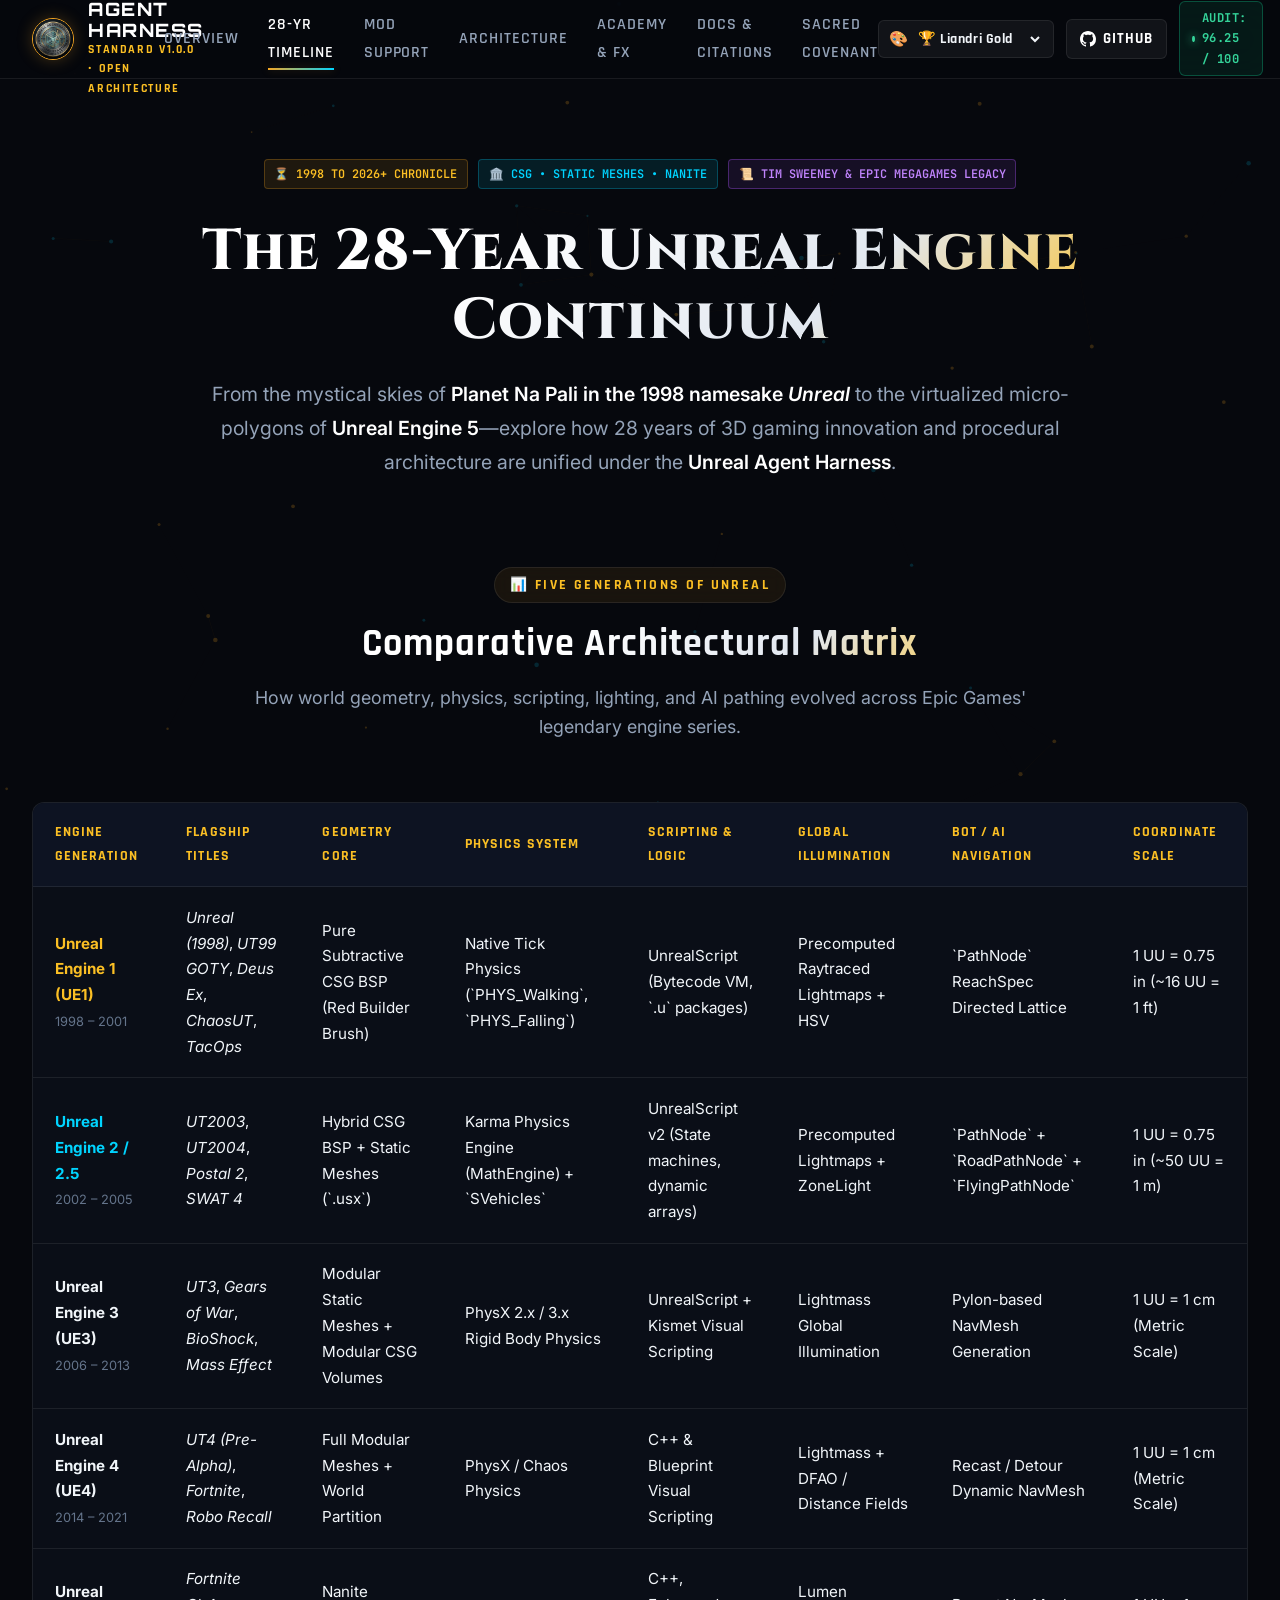
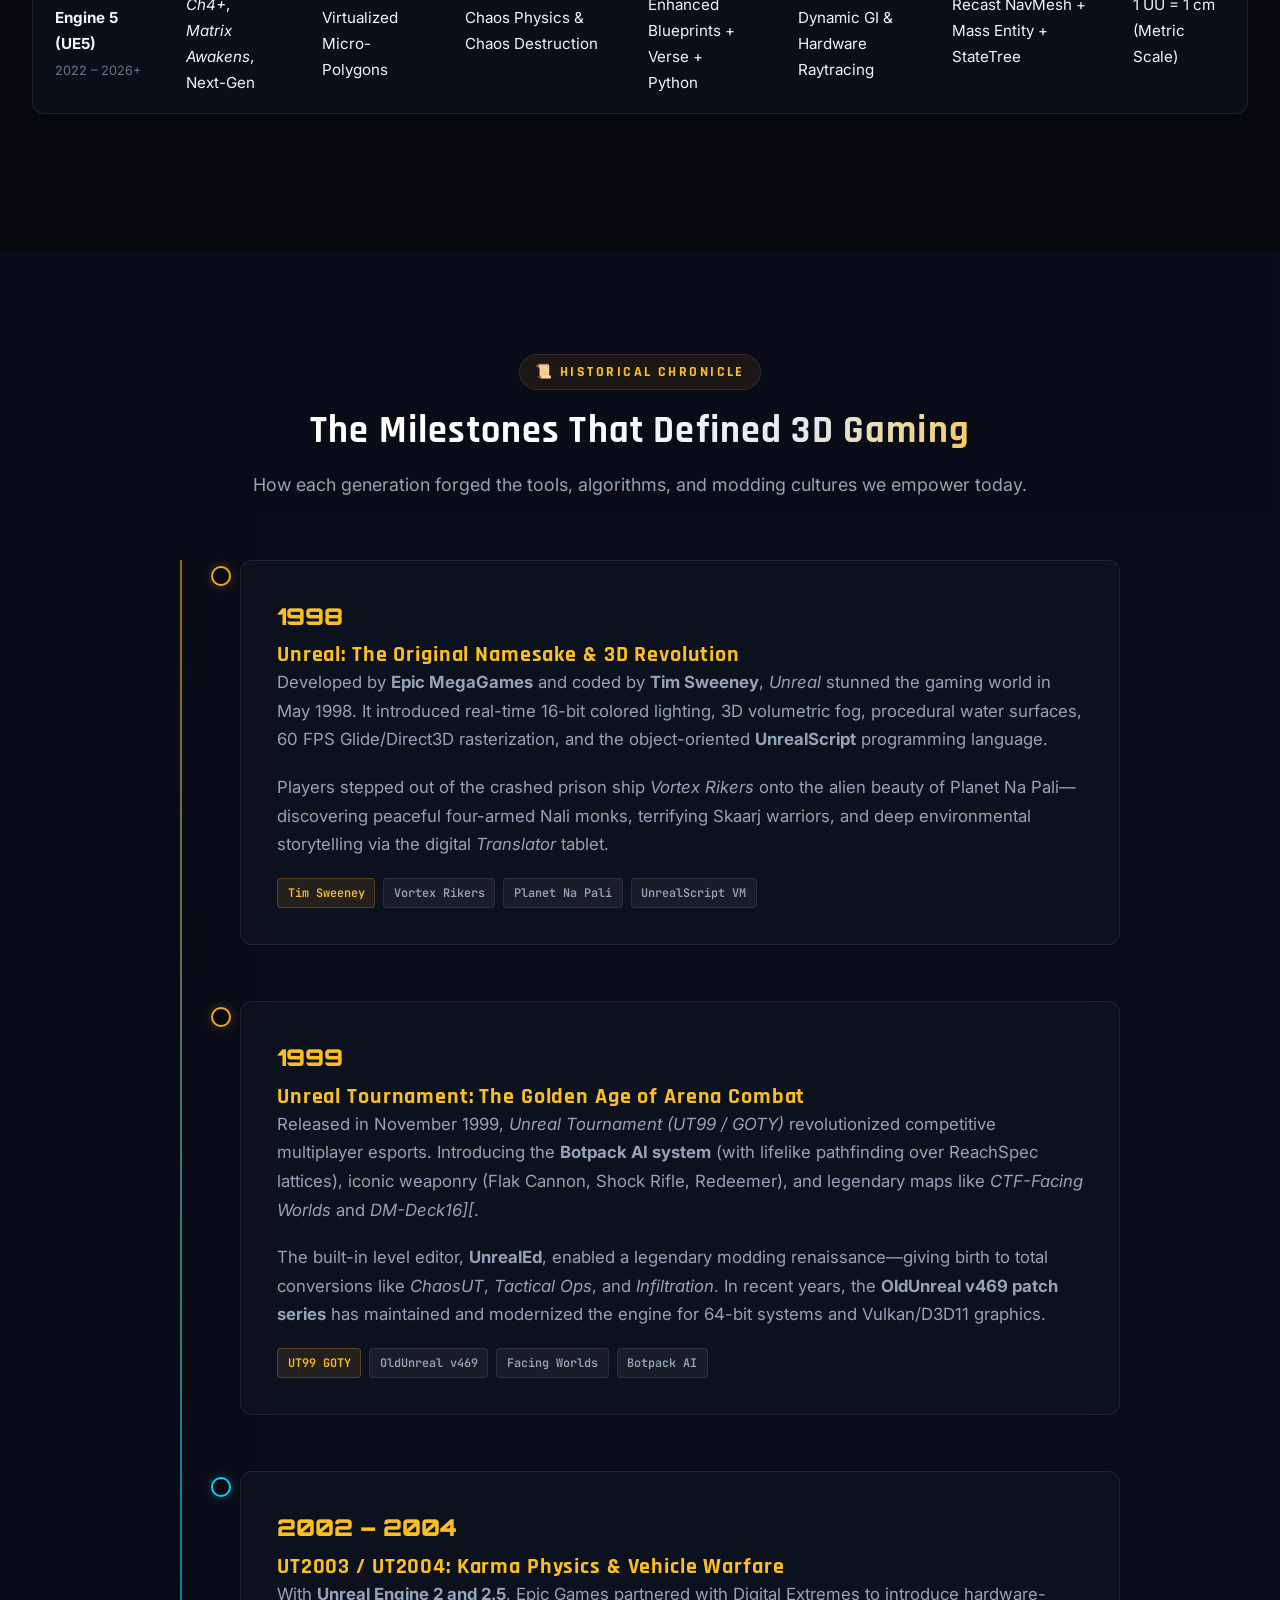
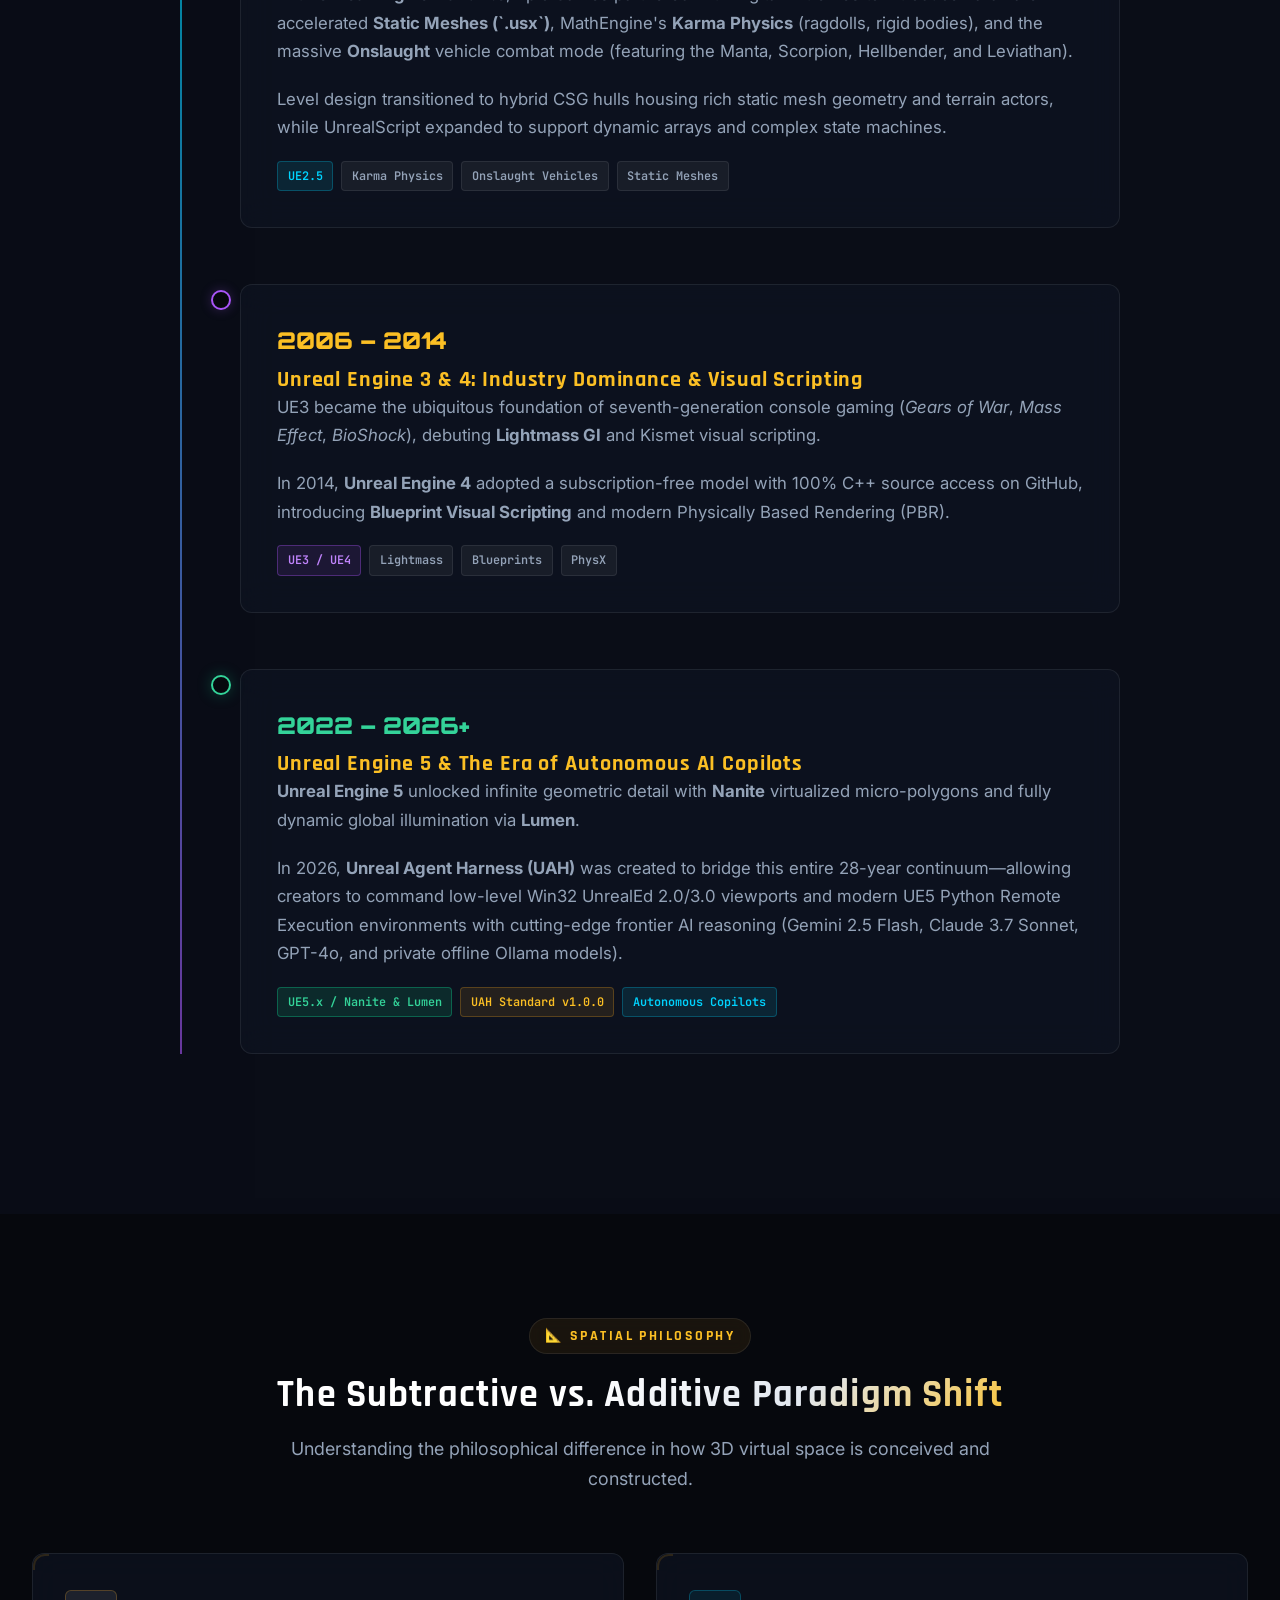
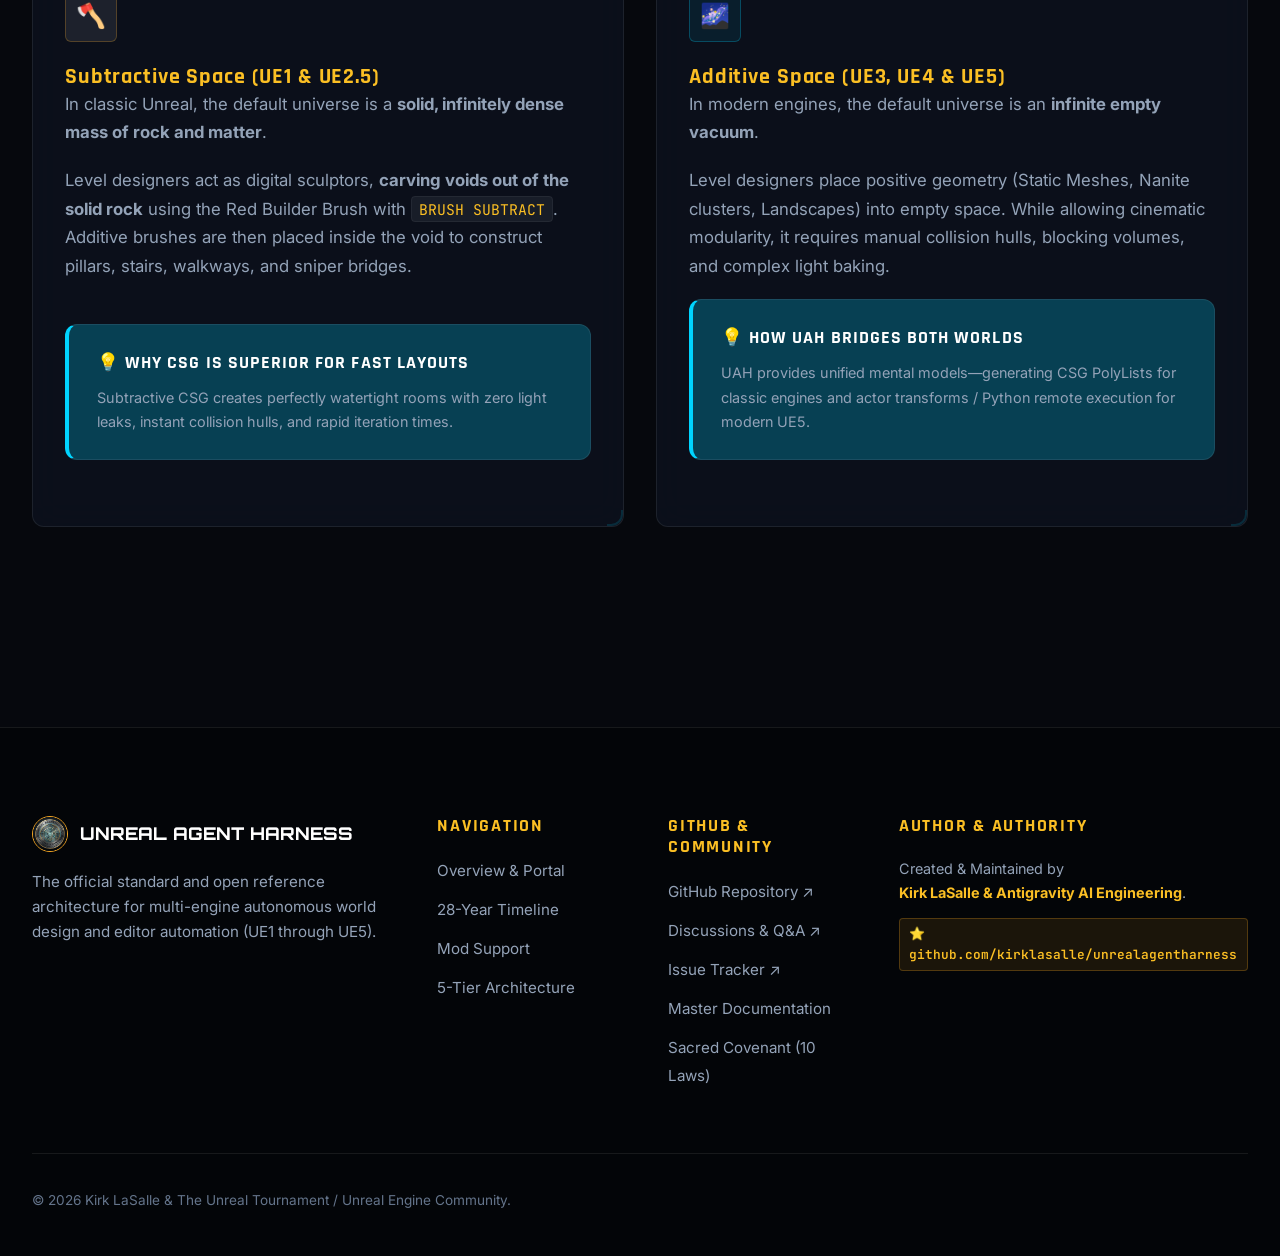
<file: public_html/timeline.html>
<!DOCTYPE html>
<html lang="en">
<head>
  <meta charset="UTF-8">
  <meta name="viewport" content="width=device-width, initial-scale=1.0">
  <title>The 28-Year Unreal Continuum (1998–2026+) — Unreal Agent Harness</title>
  <meta name="description" content="Chronological history, architectural evolution, and technical deep-dive of Unreal Engine technology from the 1998 namesake Unreal to Unreal Engine 5 & 6.">
  <link rel="stylesheet" href="css/style.css">
  <link rel="icon" type="image/jpeg" href="images/uah_seal_circular.jpg">
</head>
<body>

  <!-- ==========================================================================
       TOP NAVIGATION BAR
       ========================================================================== -->
  <header class="navbar">
    <div class="container navbar-inner">
      <a href="index.html" class="nav-brand">
        <img src="images/uah_seal_circular.jpg" alt="UAH Official Certified Seal" class="brand-logo">
        <div class="brand-text">
          <span class="brand-name">UNREAL AGENT HARNESS</span>
          <span class="brand-tagline">STANDARD v1.0.0 • OPEN ARCHITECTURE</span>
        </div>
      </a>

      <nav>
        <ul class="nav-links">
          <li><a href="index.html" class="nav-link">Overview</a></li>
          <li><a href="timeline.html" class="nav-link active">28-Yr Timeline</a></li>
          <li><a href="mods.html" class="nav-link">Mod Support</a></li>
          <li><a href="architecture.html" class="nav-link">Architecture</a></li>
          <li><a href="academy.html" class="nav-link">Academy & FX</a></li>
          <li><a href="docs.html" class="nav-link">Docs & Citations</a></li>
          <li><a href="covenant.html" class="nav-link">Sacred Covenant</a></li>
        </ul>
      </nav>

      <div class="nav-cta-group">
        <div class="theme-selector-wrap" title="Switch Unreal Era Visual Style">
          <span style="font-size: 0.95rem;">🎨</span>
          <select class="theme-select-input" aria-label="Visual Style Theme Selector">
            <option value="liandri">🏆 Liandri Gold</option>
            <option value="napali">🌿 Na Pali 1998</option>
            <option value="ue5">🌌 UE5 Nanite</option>
            <option value="retro">📟 1998 Retro</option>
            <option value="skaarj">🛸 Skaarj Orbital</option>
          </select>
        </div>
        <a href="https://github.com/kirklasalle/unrealagentharness" target="_blank" rel="noopener" class="btn-gh" title="Official GitHub Repository">
          <svg height="16" width="16" viewBox="0 0 16 16" fill="currentColor" style="vertical-align: middle;"><path d="M8 0C3.58 0 0 3.58 0 8c0 3.54 2.29 6.53 5.47 7.59.4.07.55-.17.55-.38 0-.19-.01-.82-.01-1.49-2.01.37-2.53-.49-2.69-.94-.09-.23-.48-.94-.82-1.13-.28-.15-.68-.52-.01-.53.63-.01 1.08.58 1.23.82.72 1.21 1.87.87 2.33.66.07-.52.28-.87.51-1.07-1.78-.2-3.64-.89-3.64-3.95 0-.87.31-1.59.82-2.15-.08-.2-.36-1.02.08-2.12 0 0 .67-.21 2.2.82.64-.18 1.32-.27 2-.27.68 0 1.36.09 2 .27 1.53-1.04 2.2-.82 2.2-.82.44 1.1.16 1.92.08 2.12.51.56.82 1.27.82 2.15 0 3.07-1.87 3.75-3.65 3.95.29.25.54.73.54 1.48 0 1.07-.01 1.93-.01 2.2 0 .21.15.46.55.38A8.013 8.013 0 0016 8c0-4.42-3.58-8-8-8z"></path></svg>
          <span>GitHub</span>
        </a>
        <div class="badge-audit">
          <span class="badge-audit-dot"></span>
          <span>AUDIT: 96.25 / 100</span>
        </div>
        <button class="nav-toggle" aria-label="Toggle navigation menu">☰</button>
      </div>
    </div>
  </header>

  <!-- ==========================================================================
       TIMELINE HERO
       ========================================================================== -->
  <section class="hero" style="padding-bottom: 3rem;">
    <div class="container">
      <div class="hero-content">
        <div class="hero-badges-strip">
          <span class="badge badge-gold">⏳ 1998 TO 2026+ CHRONICLE</span>
          <span class="badge badge-cyan">🏛️ CSG • STATIC MESHES • NANITE</span>
          <span class="badge badge-purple">📜 TIM SWEENEY & EPIC MEGAGAMES LEGACY</span>
        </div>

        <h1 class="hero-title">The 28-Year Unreal Engine Continuum</h1>
        <p class="hero-lead">
          From the mystical skies of <strong>Planet Na Pali in the 1998 namesake <em>Unreal</em></strong> to the virtualized micro-polygons of <strong>Unreal Engine 5</strong>—explore how 28 years of 3D gaming innovation and procedural architecture are unified under the <strong>Unreal Agent Harness</strong>.
        </p>
      </div>
    </div>
  </section>

  <!-- ==========================================================================
       ARCHITECTURAL COMPARISON MATRIX
       ========================================================================== -->
  <section class="section" style="padding-top: 0;">
    <div class="container">
      <div class="section-header">
        <span class="section-tag">📊 Five Generations of Unreal</span>
        <h2 class="section-title">Comparative Architectural Matrix</h2>
        <p class="section-subtitle">
          How world geometry, physics, scripting, lighting, and AI pathing evolved across Epic Games' legendary engine series.
        </p>
      </div>

      <div class="table-responsive">
        <table>
          <thead>
            <tr>
              <th>Engine Generation</th>
              <th>Flagship Titles</th>
              <th>Geometry Core</th>
              <th>Physics System</th>
              <th>Scripting & Logic</th>
              <th>Global Illumination</th>
              <th>Bot / AI Navigation</th>
              <th>Coordinate Scale</th>
            </tr>
          </thead>
          <tbody>
            <tr>
              <td><strong style="color: var(--gold-light);">Unreal Engine 1 (UE1)</strong><br><span style="font-size: 0.8rem; color: var(--text-dim);">1998 – 2001</span></td>
              <td><em>Unreal (1998)</em>, <em>UT99 GOTY</em>, <em>Deus Ex</em>, <em>ChaosUT</em>, <em>TacOps</em></td>
              <td>Pure Subtractive CSG BSP (Red Builder Brush)</td>
              <td>Native Tick Physics (`PHYS_Walking`, `PHYS_Falling`)</td>
              <td>UnrealScript (Bytecode VM, `.u` packages)</td>
              <td>Precomputed Raytraced Lightmaps + HSV</td>
              <td>`PathNode` ReachSpec Directed Lattice</td>
              <td>1 UU = 0.75 in (~16 UU = 1 ft)</td>
            </tr>
            <tr>
              <td><strong style="color: var(--cyan-accent);">Unreal Engine 2 / 2.5</strong><br><span style="font-size: 0.8rem; color: var(--text-dim);">2002 – 2005</span></td>
              <td><em>UT2003</em>, <em>UT2004</em>, <em>Postal 2</em>, <em>SWAT 4</em></td>
              <td>Hybrid CSG BSP + Static Meshes (`.usx`)</td>
              <td>Karma Physics Engine (MathEngine) + `SVehicles`</td>
              <td>UnrealScript v2 (State machines, dynamic arrays)</td>
              <td>Precomputed Lightmaps + ZoneLight</td>
              <td>`PathNode` + `RoadPathNode` + `FlyingPathNode`</td>
              <td>1 UU = 0.75 in (~50 UU = 1 m)</td>
            </tr>
            <tr>
              <td><strong style="color: #c084fc);">Unreal Engine 3 (UE3)</strong><br><span style="font-size: 0.8rem; color: var(--text-dim);">2006 – 2013</span></td>
              <td><em>UT3</em>, <em>Gears of War</em>, <em>BioShock</em>, <em>Mass Effect</em></td>
              <td>Modular Static Meshes + Modular CSG Volumes</td>
              <td>PhysX 2.x / 3.x Rigid Body Physics</td>
              <td>UnrealScript + Kismet Visual Scripting</td>
              <td>Lightmass Global Illumination</td>
              <td>Pylon-based NavMesh Generation</td>
              <td>1 UU = 1 cm (Metric Scale)</td>
            </tr>
            <tr>
              <td><strong style="color: #38bdf8);">Unreal Engine 4 (UE4)</strong><br><span style="font-size: 0.8rem; color: var(--text-dim);">2014 – 2021</span></td>
              <td><em>UT4 (Pre-Alpha)</em>, <em>Fortnite</em>, <em>Robo Recall</em></td>
              <td>Full Modular Meshes + World Partition</td>
              <td>PhysX / Chaos Physics</td>
              <td>C++ & Blueprint Visual Scripting</td>
              <td>Lightmass + DFAO / Distance Fields</td>
              <td>Recast / Detour Dynamic NavMesh</td>
              <td>1 UU = 1 cm (Metric Scale)</td>
            </tr>
            <tr>
              <td><strong style="color: #34d399);">Unreal Engine 5 (UE5)</strong><br><span style="font-size: 0.8rem; color: var(--text-dim);">2022 – 2026+</span></td>
              <td><em>Fortnite Ch4+</em>, <em>Matrix Awakens</em>, Next-Gen</td>
              <td>Nanite Virtualized Micro-Polygons</td>
              <td>Chaos Physics & Chaos Destruction</td>
              <td>C++, Enhanced Blueprints + Verse + Python</td>
              <td>Lumen Dynamic GI & Hardware Raytracing</td>
              <td>Recast NavMesh + Mass Entity + StateTree</td>
              <td>1 UU = 1 cm (Metric Scale)</td>
            </tr>
          </tbody>
        </table>
      </div>
    </div>
  </section>

  <!-- ==========================================================================
       THE 28-YEAR TIMELINE CHRONICLE
       ========================================================================== -->
  <section class="section" style="background: rgba(16, 22, 38, 0.4); border-top: 1px solid var(--border-subtle);">
    <div class="container">
      <div class="section-header">
        <span class="section-tag">📜 Historical Chronicle</span>
        <h2 class="section-title">The Milestones That Defined 3D Gaming</h2>
        <p class="section-subtitle">
          How each generation forged the tools, algorithms, and modding cultures we empower today.
        </p>
      </div>

      <div class="timeline">
        <!-- 1998: Unreal -->
        <div class="timeline-item">
          <div class="timeline-dot"></div>
          <div class="timeline-card">
            <div class="timeline-year">1998</div>
            <h3>Unreal: The Original Namesake & 3D Revolution</h3>
            <p>
              Developed by <strong>Epic MegaGames</strong> and coded by <strong>Tim Sweeney</strong>, <em>Unreal</em> stunned the gaming world in May 1998. It introduced real-time 16-bit colored lighting, 3D volumetric fog, procedural water surfaces, 60 FPS Glide/Direct3D rasterization, and the object-oriented <strong>UnrealScript</strong> programming language.
            </p>
            <p>
              Players stepped out of the crashed prison ship <em>Vortex Rikers</em> onto the alien beauty of Planet Na Pali—discovering peaceful four-armed Nali monks, terrifying Skaarj warriors, and deep environmental storytelling via the digital <em>Translator</em> tablet.
            </p>
            <div style="display: flex; gap: 0.5rem; flex-wrap: wrap; margin-top: 1rem;">
              <span class="badge badge-gold">Tim Sweeney</span>
              <span class="badge">Vortex Rikers</span>
              <span class="badge">Planet Na Pali</span>
              <span class="badge">UnrealScript VM</span>
            </div>
          </div>
        </div>

        <!-- 1999: UT99 GOTY -->
        <div class="timeline-item">
          <div class="timeline-dot"></div>
          <div class="timeline-card">
            <div class="timeline-year">1999</div>
            <h3>Unreal Tournament: The Golden Age of Arena Combat</h3>
            <p>
              Released in November 1999, <em>Unreal Tournament (UT99 / GOTY)</em> revolutionized competitive multiplayer esports. Introducing the <strong>Botpack AI system</strong> (with lifelike pathfinding over ReachSpec lattices), iconic weaponry (Flak Cannon, Shock Rifle, Redeemer), and legendary maps like <em>CTF-Facing Worlds</em> and <em>DM-Deck16][</em>.
            </p>
            <p>
              The built-in level editor, <strong>UnrealEd</strong>, enabled a legendary modding renaissance—giving birth to total conversions like <em>ChaosUT</em>, <em>Tactical Ops</em>, and <em>Infiltration</em>. In recent years, the <strong>OldUnreal v469 patch series</strong> has maintained and modernized the engine for 64-bit systems and Vulkan/D3D11 graphics.
            </p>
            <div style="display: flex; gap: 0.5rem; flex-wrap: wrap; margin-top: 1rem;">
              <span class="badge badge-gold">UT99 GOTY</span>
              <span class="badge">OldUnreal v469</span>
              <span class="badge">Facing Worlds</span>
              <span class="badge">Botpack AI</span>
            </div>
          </div>
        </div>

        <!-- 2002-2004: UT2004 -->
        <div class="timeline-item">
          <div class="timeline-dot cyan"></div>
          <div class="timeline-card">
            <div class="timeline-year">2002 – 2004</div>
            <h3>UT2003 / UT2004: Karma Physics & Vehicle Warfare</h3>
            <p>
              With <strong>Unreal Engine 2 and 2.5</strong>, Epic Games partnered with Digital Extremes to introduce hardware-accelerated <strong>Static Meshes (`.usx`)</strong>, MathEngine's <strong>Karma Physics</strong> (ragdolls, rigid bodies), and the massive <strong>Onslaught</strong> vehicle combat mode (featuring the Manta, Scorpion, Hellbender, and Leviathan).
            </p>
            <p>
              Level design transitioned to hybrid CSG hulls housing rich static mesh geometry and terrain actors, while UnrealScript expanded to support dynamic arrays and complex state machines.
            </p>
            <div style="display: flex; gap: 0.5rem; flex-wrap: wrap; margin-top: 1rem;">
              <span class="badge badge-cyan">UE2.5</span>
              <span class="badge">Karma Physics</span>
              <span class="badge">Onslaught Vehicles</span>
              <span class="badge">Static Meshes</span>
            </div>
          </div>
        </div>

        <!-- 2006-2014: UE3 & UE4 -->
        <div class="timeline-item">
          <div class="timeline-dot purple"></div>
          <div class="timeline-card">
            <div class="timeline-year">2006 – 2014</div>
            <h3>Unreal Engine 3 & 4: Industry Dominance & Visual Scripting</h3>
            <p>
              UE3 became the ubiquitous foundation of seventh-generation console gaming (<em>Gears of War</em>, <em>Mass Effect</em>, <em>BioShock</em>), debuting <strong>Lightmass GI</strong> and Kismet visual scripting. 
            </p>
            <p>
              In 2014, <strong>Unreal Engine 4</strong> adopted a subscription-free model with 100% C++ source access on GitHub, introducing <strong>Blueprint Visual Scripting</strong> and modern Physically Based Rendering (PBR).
            </p>
            <div style="display: flex; gap: 0.5rem; flex-wrap: wrap; margin-top: 1rem;">
              <span class="badge badge-purple">UE3 / UE4</span>
              <span class="badge">Lightmass</span>
              <span class="badge">Blueprints</span>
              <span class="badge">PhysX</span>
            </div>
          </div>
        </div>

        <!-- 2022-2026+: UE5 & Autonomous Agents -->
        <div class="timeline-item">
          <div class="timeline-dot" style="border-color: #34d399; box-shadow: 0 0 15px rgba(16,185,129,0.3);"></div>
          <div class="timeline-card">
            <div class="timeline-year" style="color: #34d399;">2022 – 2026+</div>
            <h3>Unreal Engine 5 & The Era of Autonomous AI Copilots</h3>
            <p>
              <strong>Unreal Engine 5</strong> unlocked infinite geometric detail with <strong>Nanite</strong> virtualized micro-polygons and fully dynamic global illumination via <strong>Lumen</strong>. 
            </p>
            <p>
              In 2026, <strong>Unreal Agent Harness (UAH)</strong> was created to bridge this entire 28-year continuum—allowing creators to command low-level Win32 UnrealEd 2.0/3.0 viewports and modern UE5 Python Remote Execution environments with cutting-edge frontier AI reasoning (Gemini 2.5 Flash, Claude 3.7 Sonnet, GPT-4o, and private offline Ollama models).
            </p>
            <div style="display: flex; gap: 0.5rem; flex-wrap: wrap; margin-top: 1rem;">
              <span class="badge" style="background: rgba(16,185,129,0.15); border-color: rgba(16,185,129,0.4); color: #34d399;">UE5.x / Nanite & Lumen</span>
              <span class="badge badge-gold">UAH Standard v1.0.0</span>
              <span class="badge badge-cyan">Autonomous Copilots</span>
            </div>
          </div>
        </div>
      </div>
    </div>
  </section>

  <!-- ==========================================================================
       THE PARADIGM SHIFT EXPLAINED
       ========================================================================== -->
  <section class="section">
    <div class="container">
      <div class="section-header">
        <span class="section-tag">📐 Spatial Philosophy</span>
        <h2 class="section-title">The Subtractive vs. Additive Paradigm Shift</h2>
        <p class="section-subtitle">
          Understanding the philosophical difference in how 3D virtual space is conceived and constructed.
        </p>
      </div>

      <div class="card-grid-2">
        <div class="feature-card">
          <div class="feature-icon-box">🪓</div>
          <h3>Subtractive Space (UE1 & UE2.5)</h3>
          <p>
            In classic Unreal, the default universe is a <strong>solid, infinitely dense mass of rock and matter</strong>. 
          </p>
          <p>
            Level designers act as digital sculptors, <strong>carving voids out of the solid rock</strong> using the Red Builder Brush with <code>BRUSH SUBTRACT</code>. Additive brushes are then placed inside the void to construct pillars, stairs, walkways, and sniper bridges.
          </p>
          <div class="callout callout-tip" style="margin-top: auto;">
            <div class="callout-title">💡 Why CSG Is Superior for Fast Layouts</div>
            <p style="margin: 0; font-size: 0.9rem;">Subtractive CSG creates perfectly watertight rooms with zero light leaks, instant collision hulls, and rapid iteration times.</p>
          </div>
        </div>

        <div class="feature-card">
          <div class="feature-icon-box cyan">🌌</div>
          <h3>Additive Space (UE3, UE4 & UE5)</h3>
          <p>
            In modern engines, the default universe is an <strong>infinite empty vacuum</strong>.
          </p>
          <p>
            Level designers place positive geometry (Static Meshes, Nanite clusters, Landscapes) into empty space. While allowing cinematic modularity, it requires manual collision hulls, blocking volumes, and complex light baking.
          </p>
          <div class="callout callout-tip" style="margin-top: auto;">
            <div class="callout-title">💡 How UAH Bridges Both Worlds</div>
            <p style="margin: 0; font-size: 0.9rem;">UAH provides unified mental models—generating CSG PolyLists for classic engines and actor transforms / Python remote execution for modern UE5.</p>
          </div>
        </div>
      </div>
    </div>
  </section>

  <!-- ==========================================================================
       FOOTER
       ========================================================================== -->
  <footer class="footer">
    <div class="container">
      <div class="footer-grid">
        <div class="footer-brand">
          <div style="display: flex; align-items: center; gap: 0.75rem;">
            <img src="images/uah_seal_circular.jpg" alt="UAH Official Seal" style="width: 36px; height: 36px; border-radius: 50%; border: 1px solid var(--gold-primary);">
            <span style="font-family: var(--font-cyber); font-weight: 800; font-size: 1.1rem; color: #fff;">UNREAL AGENT HARNESS</span>
          </div>
          <p>The official standard and open reference architecture for multi-engine autonomous world design and editor automation (UE1 through UE5).</p>
        </div>

        <div>
          <h4 class="footer-title">Navigation</h4>
          <ul class="footer-links">
            <li><a href="index.html" class="footer-link">Overview & Portal</a></li>
            <li><a href="timeline.html" class="footer-link">28-Year Timeline</a></li>
            <li><a href="mods.html" class="footer-link">Mod Support</a></li>
            <li><a href="architecture.html" class="footer-link">5-Tier Architecture</a></li>
          </ul>
        </div>

        <div>
          <h4 class="footer-title">GitHub & Community</h4>
          <ul class="footer-links">
            <li><a href="https://github.com/kirklasalle/unrealagentharness" target="_blank" rel="noopener" class="footer-link">GitHub Repository ↗</a></li>
            <li><a href="https://github.com/kirklasalle/unrealagentharness/discussions" target="_blank" rel="noopener" class="footer-link">Discussions & Q&A ↗</a></li>
            <li><a href="https://github.com/kirklasalle/unrealagentharness/issues" target="_blank" rel="noopener" class="footer-link">Issue Tracker ↗</a></li>
            <li><a href="docs.html" class="footer-link">Master Documentation</a></li>
            <li><a href="covenant.html" class="footer-link">Sacred Covenant (10 Laws)</a></li>
          </ul>
        </div>

        <div>
          <h4 class="footer-title">Author & Authority</h4>
          <p style="font-size: 0.9rem; color: var(--text-muted); margin-bottom: 0.75rem;">
            Created & Maintained by<br>
            <strong style="color: var(--gold-light);">Kirk LaSalle & Antigravity AI Engineering</strong>.
          </p>
          <a href="https://github.com/kirklasalle/unrealagentharness" target="_blank" rel="noopener" class="badge badge-gold" style="font-size: 0.8rem; text-decoration: none;">
            ⭐ github.com/kirklasalle/unrealagentharness
          </a>
        </div>
      </div>

      <div class="footer-bottom">
        <div>&copy; 2026 Kirk LaSalle & The Unreal Tournament / Unreal Engine Community.</div>
        <button id="backToTopBtn" style="background: rgba(245,166,35,0.15); border: 1px solid var(--border-gold); color: var(--gold-light); padding: 0.4rem 0.8rem; border-radius: 4px; cursor: pointer; font-family: var(--font-tech); font-weight: 700; opacity: 0; pointer-events: none; transition: all 0.3s;">▲ BACK TO TOP</button>
      </div>
    </div>
  </footer>

  <script src="js/main.js"></script>
</body>
</html>
</file>
<file: public_html/css/style.css>
/* ==========================================================================
   UNREAL AGENT HARNESS (UAH) — WORLD-CLASS DESIGN SYSTEM & STYLESHEET
   Architect: Kirk LaSalle & Antigravity AI Engineering
   Theme: Luxury Multi-Theme System • Liandri • Na Pali • UE5 • Retro • Skaarj
   Version: 3.1.0 (UAH Standard Specification)
   ========================================================================== */

@import url('https://fonts.googleapis.com/css2?family=Cinzel:wght@600;700;900&family=Inter:wght@300;400;500;600;700;800&family=JetBrains+Mono:wght@400;500;700&family=Orbitron:wght@600;700;800;900&family=Rajdhani:wght@500;600;700;800&display=swap');

/* ==========================================================================
   THEME 1: LIANDRI TOURNAMENT GOLD (DEFAULT)
   ========================================================================== */
:root, [data-theme="liandri"] {
  --bg-void: #06080d;
  --bg-surface: #0a0e17;
  --bg-surface-elevated: #111726;
  --bg-surface-highlight: #182238;
  
  --glass-header: rgba(6, 8, 13, 0.85);
  --glass-card: rgba(14, 20, 34, 0.65);
  --glass-card-hover: rgba(20, 29, 48, 0.85);
  --glass-border: rgba(255, 255, 255, 0.08);
  --glass-border-hover: rgba(245, 166, 35, 0.45);

  --gold-primary: #f5a623;
  --gold-light: #fbbf24;
  --gold-amber: #d97706;
  --gold-glow: rgba(245, 166, 35, 0.25);
  --gold-glow-intense: rgba(245, 166, 35, 0.55);

  --cyan-accent: #00d4ff;
  --cyan-glow: rgba(0, 212, 255, 0.25);
  --cyan-dim: #0284c7;

  --emerald-status: #10b981;
  --emerald-glow: rgba(16, 185, 129, 0.25);

  --purple-accent: #a855f7;
  --purple-glow: rgba(168, 85, 247, 0.25);

  --text-pure: #ffffff;
  --text-main: #f1f5f9;
  --text-muted: #94a3b8;
  --text-dim: #64748b;
  --text-gold: #fbbf24;
  --text-cyan: #38bdf8;

  --font-display: 'Cinzel', serif;
  --font-tech: 'Rajdhani', -apple-system, sans-serif;
  --font-cyber: 'Orbitron', -apple-system, sans-serif;
  --font-body: 'Inter', -apple-system, BlinkMacSystemFont, "Segoe UI", Roboto, sans-serif;
  --font-mono: 'JetBrains Mono', monospace;

  --max-width: 1280px;
  --radius-sm: 6px;
  --radius-md: 12px;
  --radius-lg: 18px;
  --radius-pill: 9999px;

  --shadow-subtle: 0 4px 20px rgba(0, 0, 0, 0.5);
  --shadow-card: 0 10px 30px -10px rgba(0, 0, 0, 0.7);
  --shadow-glow-gold: 0 0 25px rgba(245, 166, 35, 0.2);
  --shadow-glow-cyan: 0 0 25px rgba(0, 212, 255, 0.2);

  --transition-fast: 0.2s cubic-bezier(0.16, 1, 0.3, 1);
  --transition-smooth: 0.35s cubic-bezier(0.16, 1, 0.3, 1);
  --transition-bounce: 0.5s cubic-bezier(0.34, 1.56, 0.64, 1);
}

/* ==========================================================================
   THEME 2: NA PALI MYSTIC SANCTUARY (1998 UNREAL EMERALD & ANCIENT STONE)
   ========================================================================== */
[data-theme="napali"] {
  --bg-void: #050b08;
  --bg-surface: #0a1410;
  --bg-surface-elevated: #0f2019;
  --bg-surface-highlight: #152c22;
  --glass-header: rgba(5, 11, 8, 0.88);
  --glass-card: rgba(10, 20, 16, 0.68);
  --glass-card-hover: rgba(15, 32, 25, 0.88);
  --glass-border: rgba(16, 185, 129, 0.12);
  --glass-border-hover: rgba(16, 185, 129, 0.5);
  --gold-primary: #10b981;
  --gold-light: #34d399;
  --gold-amber: #059669;
  --gold-glow: rgba(16, 185, 129, 0.3);
  --gold-glow-intense: rgba(16, 185, 129, 0.6);
  --cyan-accent: #d4af37;
  --cyan-glow: rgba(212, 175, 55, 0.3);
  --text-gold: #34d399;
  --text-cyan: #fbbf24;
}

/* ==========================================================================
   THEME 3: NANITE & LUMEN FRONTIER (UE5 MONOCHROME LUXURY)
   ========================================================================== */
[data-theme="ue5"] {
  --bg-void: #000000;
  --bg-surface: #09090b;
  --bg-surface-elevated: #121215;
  --bg-surface-highlight: #1c1c22;
  --glass-header: rgba(0, 0, 0, 0.88);
  --glass-card: rgba(18, 18, 22, 0.65);
  --glass-card-hover: rgba(28, 28, 34, 0.85);
  --glass-border: rgba(255, 255, 255, 0.1);
  --glass-border-hover: rgba(255, 255, 255, 0.4);
  --gold-primary: #ffffff;
  --gold-light: #f8fafc;
  --gold-amber: #94a3b8;
  --gold-glow: rgba(255, 255, 255, 0.3);
  --gold-glow-intense: rgba(255, 255, 255, 0.6);
  --cyan-accent: #38bdf8;
  --cyan-glow: rgba(56, 189, 248, 0.3);
  --text-gold: #ffffff;
  --text-cyan: #38bdf8;
}

/* ==========================================================================
   THEME 4: 1998 UNREALED RETRO TERMINAL (PHOSPHOR AMBER & SCANLINES)
   ========================================================================== */
[data-theme="retro"] {
  --bg-void: #040502;
  --bg-surface: #0a0d06;
  --bg-surface-elevated: #11170a;
  --bg-surface-highlight: #19220f;
  --glass-header: rgba(4, 5, 2, 0.9);
  --glass-card: rgba(10, 13, 6, 0.72);
  --glass-card-hover: rgba(17, 23, 10, 0.9);
  --glass-border: rgba(234, 179, 8, 0.15);
  --glass-border-hover: rgba(234, 179, 8, 0.55);
  --gold-primary: #eab308;
  --gold-light: #fde047;
  --gold-amber: #ca8a04;
  --gold-glow: rgba(234, 179, 8, 0.35);
  --gold-glow-intense: rgba(234, 179, 8, 0.65);
  --cyan-accent: #84cc16;
  --cyan-glow: rgba(132, 204, 22, 0.35);
  --text-gold: #fde047;
  --text-cyan: #a3e635;
}

/* ==========================================================================
   THEME 5: DEEP SPACE SKAARJ ORBITAL (COSMIC COBALT & CRIMSON)
   ========================================================================== */
[data-theme="skaarj"] {
  --bg-void: #04060e;
  --bg-surface: #080d1c;
  --bg-surface-elevated: #0f162e;
  --bg-surface-highlight: #162040;
  --glass-header: rgba(4, 6, 14, 0.88);
  --glass-card: rgba(8, 13, 28, 0.7);
  --glass-card-hover: rgba(15, 22, 46, 0.9);
  --glass-border: rgba(59, 130, 246, 0.15);
  --glass-border-hover: rgba(239, 68, 68, 0.5);
  --gold-primary: #ef4444;
  --gold-light: #f87171;
  --gold-amber: #dc2626;
  --gold-glow: rgba(239, 68, 68, 0.35);
  --gold-glow-intense: rgba(239, 68, 68, 0.65);
  --cyan-accent: #3b82f6;
  --cyan-glow: rgba(59, 130, 246, 0.35);
  --text-gold: #f87171;
  --text-cyan: #60a5fa;
}

/* ==========================================================================
   RESET & FOUNDATIONS
   ========================================================================== */
*, *::before, *::after {
  box-sizing: border-box;
  margin: 0;
  padding: 0;
}

html {
  scroll-behavior: smooth;
  color-scheme: dark;
  background-color: var(--bg-void);
  font-size: 16px;
  transition: background-color var(--transition-smooth);
}

body {
  font-family: var(--font-body);
  color: var(--text-main);
  background-color: var(--bg-void);
  line-height: 1.7;
  overflow-x: hidden;
  -webkit-font-smoothing: antialiased;
  -moz-osx-font-smoothing: grayscale;
  position: relative;
  transition: background-color var(--transition-smooth), color var(--transition-smooth);
}

/* Subtle Cyber-Grid & Scanline Ambient Canvas */
#cyberCanvas {
  position: fixed;
  top: 0;
  left: 0;
  width: 100vw;
  height: 100vh;
  pointer-events: none;
  z-index: 0;
  opacity: 0.45;
}

/* Ambient Radial Light Spots (Unreal Lighting Simulation) */
.ambient-glow-top {
  position: absolute;
  top: -100px;
  left: 50%;
  transform: translateX(-50%);
  width: 800px;
  height: 400px;
  background: radial-gradient(ellipse at center, var(--gold-glow) 0%, var(--cyan-glow) 50%, transparent 80%);
  filter: blur(80px);
  pointer-events: none;
  z-index: 0;
  transition: background var(--transition-smooth);
}

/* Typography Hierarchy */
h1, h2, h3, h4, h5, h6 {
  font-family: var(--font-tech);
  color: var(--text-pure);
  letter-spacing: 0.03em;
  font-weight: 700;
  line-height: 1.2;
}

h1 {
  font-family: var(--font-display);
  font-size: clamp(2.4rem, 4.5vw, 3.8rem);
  font-weight: 800;
  letter-spacing: 0.02em;
}

h2 {
  font-size: clamp(1.8rem, 3vw, 2.5rem);
  font-weight: 700;
}

h3 {
  font-size: 1.35rem;
  font-weight: 700;
  color: var(--text-gold);
  letter-spacing: 0.04em;
}

p {
  margin-bottom: 1.2rem;
  color: var(--text-muted);
  font-size: 1.05rem;
  font-weight: 400;
}

a {
  color: var(--gold-light);
  text-decoration: none;
  transition: all var(--transition-fast);
}

a:hover {
  color: #ffffff;
  text-shadow: 0 0 10px var(--gold-glow);
}

img {
  max-width: 100%;
  height: auto;
  display: block;
}

/* ==========================================================================
   CONTAINER & SECTION LAYOUT (CLEAN, AIRY, UNCLUTTERED)
   ========================================================================== */
.container {
  width: 100%;
  max-width: var(--max-width);
  margin: 0 auto;
  padding: 0 2rem;
  position: relative;
  z-index: 1;
}

.section {
  padding: 6.5rem 0;
  position: relative;
  z-index: 1;
}

.section-header {
  text-align: center;
  max-width: 780px;
  margin: 0 auto 3.75rem;
}

.section-tag {
  display: inline-flex;
  align-items: center;
  gap: 0.5rem;
  font-family: var(--font-tech);
  font-size: 0.85rem;
  font-weight: 700;
  text-transform: uppercase;
  letter-spacing: 0.18em;
  color: var(--gold-light);
  background: rgba(245, 166, 35, 0.08);
  border: 1px solid var(--glass-border);
  padding: 0.35rem 0.95rem;
  border-radius: var(--radius-pill);
  margin-bottom: 1.1rem;
  backdrop-filter: blur(8px);
}

.section-title {
  margin-bottom: 1rem;
  background: linear-gradient(135deg, #ffffff 40%, #e2e8f0 70%, var(--gold-light) 100%);
  -webkit-background-clip: text;
  -webkit-text-fill-color: transparent;
}

.section-subtitle {
  font-size: 1.12rem;
  color: var(--text-muted);
  line-height: 1.65;
  font-weight: 400;
}

/* ==========================================================================
   NAVIGATION BAR & THEME SWITCHER
   ========================================================================== */
.navbar {
  position: sticky;
  top: 0;
  z-index: 1000;
  background: var(--glass-header);
  backdrop-filter: blur(20px);
  -webkit-backdrop-filter: blur(20px);
  border-bottom: 1px solid var(--glass-border);
  transition: all var(--transition-fast);
}

.navbar-inner {
  display: flex;
  align-items: center;
  justify-content: space-between;
  height: 4.85rem;
}

.nav-brand {
  display: flex;
  align-items: center;
  gap: 0.9rem;
  text-decoration: none;
}

.brand-logo {
  width: 42px;
  height: 42px;
  border-radius: 50%;
  border: 1.5px solid var(--gold-primary);
  box-shadow: 0 0 16px var(--gold-glow);
  object-fit: cover;
  transition: transform var(--transition-fast);
}

.nav-brand:hover .brand-logo {
  transform: rotate(15deg) scale(1.05);
}

.brand-text {
  display: flex;
  flex-direction: column;
}

.brand-name {
  font-family: var(--font-cyber);
  font-size: 1.15rem;
  font-weight: 800;
  letter-spacing: 0.08em;
  color: #fff;
  line-height: 1.1;
}

.brand-tagline {
  font-family: var(--font-tech);
  font-size: 0.72rem;
  font-weight: 700;
  letter-spacing: 0.14em;
  color: var(--gold-light);
  text-transform: uppercase;
}

.nav-links {
  display: flex;
  align-items: center;
  gap: 1.85rem;
  list-style: none;
}

.nav-link {
  font-family: var(--font-tech);
  font-size: 1.02rem;
  font-weight: 600;
  letter-spacing: 0.06em;
  text-transform: uppercase;
  color: var(--text-muted);
  position: relative;
  padding: 0.4rem 0;
  transition: color var(--transition-fast);
}

.nav-link:hover, .nav-link.active {
  color: #ffffff;
}

.nav-link::after {
  content: '';
  position: absolute;
  bottom: 0;
  left: 0;
  width: 0;
  height: 2px;
  background: linear-gradient(90deg, var(--gold-primary), var(--cyan-accent));
  transition: width var(--transition-smooth);
  box-shadow: 0 0 8px var(--gold-glow);
}

.nav-link:hover::after, .nav-link.active::after {
  width: 100%;
}

.nav-cta-group {
  display: flex;
  align-items: center;
  gap: 0.75rem;
}

/* Theme Switcher Control */
.theme-selector-wrap {
  display: flex;
  align-items: center;
  gap: 0.4rem;
  background: rgba(255, 255, 255, 0.05);
  border: 1px solid var(--glass-border);
  padding: 0.3rem 0.6rem;
  border-radius: var(--radius-sm);
  transition: all var(--transition-fast);
}

.theme-selector-wrap:hover {
  border-color: var(--gold-primary);
  box-shadow: 0 0 12px var(--gold-glow);
}

.theme-select-input {
  background: transparent;
  border: none;
  color: var(--text-main);
  font-family: var(--font-tech);
  font-size: 0.88rem;
  font-weight: 700;
  cursor: pointer;
  outline: none;
  letter-spacing: 0.04em;
}

.theme-select-input option {
  background: #090e18;
  color: #ffffff;
  font-family: var(--font-body);
}

.badge-audit {
  display: flex;
  align-items: center;
  gap: 0.45rem;
  background: rgba(16, 185, 129, 0.1);
  border: 1px solid rgba(16, 185, 129, 0.35);
  color: #34d399;
  font-family: var(--font-mono);
  font-size: 0.76rem;
  font-weight: 700;
  padding: 0.35rem 0.75rem;
  border-radius: var(--radius-sm);
  letter-spacing: 0.04em;
}

.badge-audit-dot {
  width: 6px;
  height: 6px;
  background-color: #34d399;
  border-radius: 50%;
  box-shadow: 0 0 8px #34d399;
  animation: pulse-dot 2s infinite ease-in-out;
}

@keyframes pulse-dot {
  0%, 100% { opacity: 1; transform: scale(1); }
  50% { opacity: 0.3; transform: scale(0.7); }
}

.nav-toggle {
  display: none;
  background: rgba(255,255,255,0.06);
  border: 1px solid var(--glass-border);
  color: var(--text-main);
  font-size: 1.4rem;
  padding: 0.4rem 0.65rem;
  border-radius: var(--radius-sm);
  cursor: pointer;
}

/* ==========================================================================
   BUTTONS & CYBERNETIC CONTROLS
   ========================================================================== */
.btn {
  display: inline-flex;
  align-items: center;
  justify-content: center;
  gap: 0.6rem;
  font-family: var(--font-tech);
  font-size: 1rem;
  font-weight: 700;
  letter-spacing: 0.08em;
  text-transform: uppercase;
  padding: 0.75rem 1.65rem;
  border-radius: var(--radius-sm);
  cursor: pointer;
  transition: all var(--transition-fast);
  border: 1px solid transparent;
  text-decoration: none;
  position: relative;
  overflow: hidden;
}

.btn-primary {
  background: linear-gradient(135deg, var(--gold-primary) 0%, var(--gold-amber) 100%);
  color: #06080d;
  font-weight: 800;
  box-shadow: 0 4px 20px var(--gold-glow);
  border-color: rgba(255, 255, 255, 0.2);
}

.btn-primary:hover {
  transform: translateY(-2px);
  box-shadow: 0 8px 25px var(--gold-glow-intense);
  color: #000;
}

.btn-secondary {
  background: rgba(255, 255, 255, 0.04);
  color: var(--text-main);
  border-color: var(--glass-border);
  backdrop-filter: blur(10px);
}

.btn-secondary:hover {
  background: rgba(255, 255, 255, 0.08);
  border-color: rgba(255, 255, 255, 0.25);
  color: #ffffff;
  transform: translateY(-2px);
}

.btn-cyan {
  background: rgba(0, 212, 255, 0.08);
  color: var(--cyan-accent);
  border-color: var(--cyan-glow);
}

.btn-cyan:hover {
  background: rgba(0, 212, 255, 0.16);
  border-color: var(--cyan-accent);
  box-shadow: 0 0 20px var(--cyan-glow);
  transform: translateY(-2px);
}

.btn-gh {
  display: inline-flex;
  align-items: center;
  gap: 0.45rem;
  background: rgba(255, 255, 255, 0.05);
  border: 1px solid var(--glass-border);
  color: #ffffff;
  padding: 0.4rem 0.85rem;
  border-radius: var(--radius-sm);
  font-family: var(--font-tech);
  font-size: 0.92rem;
  font-weight: 700;
  text-transform: uppercase;
  letter-spacing: 0.06em;
  transition: all var(--transition-fast);
}

.btn-gh:hover {
  background: rgba(255, 255, 255, 0.12);
  border-color: var(--gold-primary);
  color: var(--gold-light);
  box-shadow: 0 0 12px var(--gold-glow);
  transform: translateY(-1px);
}

/* Badges & Micro-Tags */
.badge {
  display: inline-flex;
  align-items: center;
  gap: 0.35rem;
  font-family: var(--font-mono);
  font-size: 0.74rem;
  font-weight: 600;
  padding: 0.25rem 0.6rem;
  border-radius: 4px;
  background: rgba(255, 255, 255, 0.05);
  border: 1px solid var(--glass-border);
  color: var(--text-muted);
}

.badge-gold {
  background: rgba(245, 166, 35, 0.1);
  border-color: var(--gold-glow);
  color: var(--gold-light);
}

.badge-cyan {
  background: rgba(0, 212, 255, 0.1);
  border-color: var(--cyan-glow);
  color: var(--cyan-accent);
}

.badge-purple {
  background: rgba(168, 85, 247, 0.1);
  border-color: rgba(168, 85, 247, 0.35);
  color: #c084fc;
}

/* ==========================================================================
   HERO SECTION (LUXURY UNREAL GRAND PORTAL)
   ========================================================================== */
.hero {
  padding: 5rem 0 6.5rem;
  position: relative;
  text-align: center;
}

.hero-crest-wrapper {
  margin-bottom: 2.25rem;
  display: inline-block;
  position: relative;
}

.hero-crest-img {
  max-width: min(620px, 90vw);
  margin: 0 auto;
  border-radius: var(--radius-md);
  box-shadow: 0 10px 40px rgba(0, 0, 0, 0.8), 0 0 30px var(--gold-glow);
  border: 1px solid var(--gold-glow);
}

.hero-content {
  max-width: 900px;
  margin: 0 auto;
}

.hero-badges-strip {
  display: flex;
  flex-wrap: wrap;
  justify-content: center;
  gap: 0.65rem;
  margin-bottom: 1.75rem;
}

.hero-title {
  margin-bottom: 1.35rem;
  background: linear-gradient(135deg, #ffffff 30%, #e2e8f0 70%, var(--gold-light) 100%);
  -webkit-background-clip: text;
  -webkit-text-fill-color: transparent;
}

.hero-lead {
  font-size: 1.22rem;
  color: var(--text-muted);
  line-height: 1.75;
  margin-bottom: 2.5rem;
}

.hero-lead strong {
  color: #ffffff;
  font-weight: 600;
}

.hero-actions {
  display: flex;
  flex-wrap: wrap;
  justify-content: center;
  gap: 1rem;
  margin-bottom: 3.5rem;
}

/* Hero Stats Matrix (Streamlined Glass Panels) */
.hero-stats-grid {
  display: grid;
  grid-template-columns: repeat(4, 1fr);
  gap: 1.25rem;
  margin-top: 2rem;
}

.stat-card {
  background: var(--glass-card);
  backdrop-filter: blur(16px);
  -webkit-backdrop-filter: blur(16px);
  border: 1px solid var(--glass-border);
  border-radius: var(--radius-md);
  padding: 1.4rem 1.2rem;
  text-align: center;
  transition: all var(--transition-fast);
  position: relative;
}

.stat-card:hover {
  border-color: var(--glass-border-hover);
  transform: translateY(-3px);
  background: var(--glass-card-hover);
  box-shadow: 0 10px 30px rgba(0, 0, 0, 0.5), var(--shadow-glow-gold);
}

.stat-number {
  font-family: var(--font-cyber);
  font-size: 2rem;
  font-weight: 900;
  color: var(--gold-light);
  line-height: 1.1;
  margin-bottom: 0.3rem;
}

.stat-label {
  font-family: var(--font-tech);
  font-size: 0.88rem;
  font-weight: 600;
  text-transform: uppercase;
  letter-spacing: 0.07em;
  color: var(--text-muted);
}

/* ==========================================================================
   CARDS & MODULAR GRIDS (UNREAL HUD SPOTLIGHT & CLEAN AIR)
   ========================================================================== */
.card-grid-3 {
  display: grid;
  grid-template-columns: repeat(3, 1fr);
  gap: 1.85rem;
}

.card-grid-2 {
  display: grid;
  grid-template-columns: repeat(2, 1fr);
  gap: 2rem;
}

.card-grid-4 {
  display: grid;
  grid-template-columns: repeat(4, 1fr);
  gap: 1.5rem;
}

/* HUD Feature Card (With Cybernetic Corner Bracket Accents) */
.feature-card {
  background: var(--glass-card);
  backdrop-filter: blur(16px);
  -webkit-backdrop-filter: blur(16px);
  border: 1px solid var(--glass-border);
  border-radius: var(--radius-md);
  padding: 2.25rem 2rem;
  transition: all var(--transition-smooth);
  display: flex;
  flex-direction: column;
  position: relative;
  overflow: hidden;
}

/* Subtle corner HUD accents */
.feature-card::before {
  content: '';
  position: absolute;
  top: 0;
  left: 0;
  width: 16px;
  height: 16px;
  border-top: 2px solid var(--gold-glow);
  border-left: 2px solid var(--gold-glow);
  border-top-left-radius: var(--radius-md);
  opacity: 0.6;
  transition: all var(--transition-fast);
}

.feature-card::after {
  content: '';
  position: absolute;
  bottom: 0;
  right: 0;
  width: 16px;
  height: 16px;
  border-bottom: 2px solid var(--cyan-glow);
  border-right: 2px solid var(--cyan-glow);
  border-bottom-right-radius: var(--radius-md);
  opacity: 0.6;
  transition: all var(--transition-fast);
}

.feature-card:hover {
  border-color: var(--glass-border-hover);
  background: var(--glass-card-hover);
  transform: translateY(-4px);
  box-shadow: var(--shadow-card), var(--shadow-glow-gold);
}

.feature-card:hover::before {
  border-color: var(--gold-light);
  width: 24px;
  height: 24px;
  opacity: 1;
}

.feature-card:hover::after {
  border-color: var(--cyan-accent);
  width: 24px;
  height: 24px;
  opacity: 1;
}

.feature-icon-box {
  width: 52px;
  height: 52px;
  border-radius: var(--radius-sm);
  background: var(--glass-border);
  border: 1px solid var(--gold-glow);
  display: flex;
  align-items: center;
  justify-content: center;
  font-size: 1.5rem;
  margin-bottom: 1.35rem;
}

.feature-icon-box.cyan {
  background: rgba(0, 212, 255, 0.08);
  border-color: var(--cyan-glow);
}

.feature-icon-box.purple {
  background: rgba(168, 85, 247, 0.08);
  border-color: rgba(168, 85, 247, 0.3);
}

/* ==========================================================================
   SHOWCASE & GALLERY (ARCHETYPE CARDS)
   ========================================================================== */
.gallery-grid {
  display: grid;
  grid-template-columns: repeat(3, 1fr);
  gap: 1.85rem;
}

.showcase-card {
  background: var(--glass-card);
  backdrop-filter: blur(16px);
  -webkit-backdrop-filter: blur(16px);
  border: 1px solid var(--glass-border);
  border-radius: var(--radius-md);
  overflow: hidden;
  transition: all var(--transition-smooth);
  display: flex;
  flex-direction: column;
}

.showcase-card:hover {
  border-color: var(--glass-border-hover);
  box-shadow: var(--shadow-card), var(--shadow-glow-gold);
  transform: translateY(-4px);
}

.showcase-img-wrap {
  position: relative;
  overflow: hidden;
  height: 230px;
  background: #000;
}

.showcase-img-wrap img {
  width: 100%;
  height: 100%;
  object-fit: cover;
  transition: transform var(--transition-smooth);
}

.showcase-card:hover .showcase-img-wrap img {
  transform: scale(1.04);
}

.showcase-tag {
  position: absolute;
  top: 12px;
  right: 12px;
  background: rgba(6, 8, 13, 0.85);
  backdrop-filter: blur(8px);
  border: 1px solid var(--gold-glow);
  font-family: var(--font-tech);
  font-size: 0.78rem;
  font-weight: 700;
  color: var(--gold-light);
  padding: 0.2rem 0.6rem;
  border-radius: 4px;
  letter-spacing: 0.06em;
}

.showcase-body {
  padding: 1.65rem;
  display: flex;
  flex-direction: column;
  flex-grow: 1;
}

.showcase-title {
  font-size: 1.25rem;
  margin-bottom: 0.6rem;
  color: #ffffff;
}

.showcase-specs {
  display: flex;
  flex-wrap: wrap;
  gap: 0.45rem;
  margin-top: auto;
  padding-top: 1.1rem;
  border-top: 1px solid var(--glass-border);
}

/* ==========================================================================
   CALLOUTS & HIGHLIGHT BARS
   ========================================================================== */
.callout {
  border-radius: var(--radius-md);
  padding: 1.5rem 1.75rem;
  margin: 1.85rem 0;
  background: var(--bg-surface-elevated);
  border-left: 4px solid var(--gold-primary);
  border: 1px solid var(--glass-border);
  border-left-width: 4px;
}

.callout-law {
  border-left-color: var(--gold-primary);
  background: var(--gold-glow);
}

.callout-tip {
  border-left-color: var(--cyan-accent);
  background: var(--cyan-glow);
}

.callout-important {
  border-left-color: #ef4444;
  background: rgba(239, 68, 68, 0.05);
}

.callout-title {
  display: flex;
  align-items: center;
  gap: 0.5rem;
  font-family: var(--font-tech);
  font-size: 1.1rem;
  font-weight: 700;
  text-transform: uppercase;
  letter-spacing: 0.06em;
  margin-bottom: 0.45rem;
  color: #fff;
}

/* ==========================================================================
   CODE BLOCKS & INTERACTIVE TERMINALS
   ========================================================================== */
pre, code {
  font-family: var(--font-mono);
}

pre {
  background: #080c14;
  border: 1px solid var(--glass-border);
  border-radius: var(--radius-md);
  padding: 1.25rem 1.5rem;
  overflow-x: auto;
  margin: 1.25rem 0;
  font-size: 0.9rem;
  line-height: 1.55;
  color: #e2e8f0;
}

code {
  background: rgba(255, 255, 255, 0.06);
  padding: 0.18rem 0.45rem;
  border-radius: 4px;
  font-size: 0.88em;
  color: var(--text-gold);
  border: 1px solid rgba(255, 255, 255, 0.05);
}

pre code {
  background: none;
  padding: 0;
  border: none;
  font-size: inherit;
  color: inherit;
}

.code-header {
  display: flex;
  align-items: center;
  justify-content: space-between;
  background: #0d1320;
  border: 1px solid var(--glass-border);
  border-bottom: none;
  padding: 0.55rem 1.25rem;
  border-radius: var(--radius-md) var(--radius-md) 0 0;
  font-family: var(--font-mono);
  font-size: 0.78rem;
  color: var(--text-muted);
}

.code-header + pre {
  margin-top: 0;
  border-top-left-radius: 0;
  border-top-right-radius: 0;
}

/* ==========================================================================
   TABLES & BENCHMARK MATRICES
   ========================================================================== */
.table-responsive {
  width: 100%;
  overflow-x: auto;
  margin: 2rem 0;
  border-radius: var(--radius-md);
  border: 1px solid var(--glass-border);
  background: var(--bg-surface);
}

table {
  width: 100%;
  border-collapse: collapse;
  text-align: left;
  font-size: 0.95rem;
}

th, td {
  padding: 1.1rem 1.35rem;
  border-bottom: 1px solid var(--glass-border);
}

th {
  background: #0d1322;
  font-family: var(--font-tech);
  font-weight: 700;
  text-transform: uppercase;
  letter-spacing: 0.08em;
  color: var(--gold-light);
  font-size: 0.88rem;
}

tr:last-child td {
  border-bottom: none;
}

tr:hover td {
  background: rgba(245, 166, 35, 0.02);
}

/* ==========================================================================
   TIMELINE (28-YEAR UNREAL CONTINUUM)
   ========================================================================== */
.timeline {
  position: relative;
  max-width: 960px;
  margin: 3.5rem auto;
  padding-left: 2.5rem;
}

.timeline::before {
  content: '';
  position: absolute;
  top: 0;
  bottom: 0;
  left: 20px;
  width: 2px;
  background: linear-gradient(180deg, var(--gold-primary), var(--cyan-accent) 50%, var(--purple-accent));
  opacity: 0.6;
}

.timeline-item {
  position: relative;
  margin-bottom: 3.5rem;
  padding-left: 2.5rem;
}

.timeline-dot {
  position: absolute;
  left: 11px;
  top: 6px;
  width: 20px;
  height: 20px;
  border-radius: 50%;
  background: var(--bg-void);
  border: 2px solid var(--gold-primary);
  box-shadow: 0 0 12px var(--gold-glow);
  z-index: 2;
}

.timeline-dot.cyan {
  border-color: var(--cyan-accent);
  box-shadow: 0 0 12px var(--cyan-glow);
}

.timeline-dot.purple {
  border-color: var(--purple-accent);
  box-shadow: 0 0 12px var(--purple-glow);
}

.timeline-card {
  background: var(--glass-card);
  backdrop-filter: blur(16px);
  -webkit-backdrop-filter: blur(16px);
  border: 1px solid var(--glass-border);
  border-radius: var(--radius-md);
  padding: 2.25rem;
  transition: all var(--transition-smooth);
}

.timeline-card:hover {
  border-color: var(--glass-border-hover);
  transform: translateX(6px);
  box-shadow: var(--shadow-card), var(--shadow-glow-gold);
}

.timeline-year {
  font-family: var(--font-cyber);
  font-size: 1.45rem;
  font-weight: 900;
  color: var(--gold-light);
  margin-bottom: 0.4rem;
}

/* ==========================================================================
   INTERACTIVE LABS & WORKSPACES
   ========================================================================== */
.interactive-box {
  background: var(--glass-card);
  backdrop-filter: blur(20px);
  -webkit-backdrop-filter: blur(20px);
  border: 1px solid var(--glass-border);
  border-radius: var(--radius-md);
  padding: 2.25rem;
  margin: 2.5rem 0;
  box-shadow: var(--shadow-card);
}

.tab-nav {
  display: flex;
  gap: 0.5rem;
  border-bottom: 1px solid var(--glass-border);
  padding-bottom: 0.75rem;
  margin-bottom: 1.5rem;
  overflow-x: auto;
}

.tab-btn {
  background: none;
  border: 1px solid transparent;
  color: var(--text-muted);
  font-family: var(--font-tech);
  font-size: 1rem;
  font-weight: 700;
  padding: 0.45rem 1.15rem;
  border-radius: var(--radius-sm);
  cursor: pointer;
  transition: all var(--transition-fast);
}

.tab-btn.active, .tab-btn:hover {
  background: rgba(245, 166, 35, 0.1);
  border-color: var(--gold-glow);
  color: var(--gold-light);
}

/* ==========================================================================
   CITATIONS & REPO CARDS
   ========================================================================== */
.citation-card {
  background: var(--glass-card);
  backdrop-filter: blur(12px);
  border: 1px solid var(--glass-border);
  border-radius: var(--radius-sm);
  padding: 1.25rem 1.5rem;
  margin-bottom: 0.85rem;
  transition: all var(--transition-fast);
  display: flex;
  justify-content: space-between;
  align-items: center;
  gap: 1rem;
}

.citation-card:hover {
  border-color: var(--cyan-glow);
  background: rgba(0, 212, 255, 0.03);
}

.citation-info {
  display: flex;
  flex-direction: column;
  gap: 0.25rem;
}

.citation-title {
  font-weight: 600;
  font-size: 0.98rem;
  color: #fff;
}

.citation-meta {
  font-size: 0.84rem;
  color: var(--text-muted);
  font-family: var(--font-mono);
}

/* ==========================================================================
   FOOTER (CLEAN, AIRY & ELEGANT)
   ========================================================================== */
.footer {
  background: #030508;
  border-top: 1px solid var(--glass-border);
  padding: 5.5rem 0 2.5rem;
  margin-top: 6rem;
  position: relative;
  z-index: 1;
}

.footer-grid {
  display: grid;
  grid-template-columns: 2fr 1fr 1fr 1.2fr;
  gap: 3.5rem;
  margin-bottom: 4rem;
}

.footer-brand p {
  margin-top: 1.1rem;
  font-size: 0.95rem;
  max-width: 380px;
  line-height: 1.65;
}

.footer-title {
  font-family: var(--font-tech);
  font-size: 1.1rem;
  font-weight: 700;
  text-transform: uppercase;
  letter-spacing: 0.1em;
  color: var(--gold-light);
  margin-bottom: 1.25rem;
}

.footer-links {
  list-style: none;
  display: flex;
  flex-direction: column;
  gap: 0.75rem;
}

.footer-link {
  color: var(--text-muted);
  font-size: 0.95rem;
  transition: color var(--transition-fast);
}

.footer-link:hover {
  color: #ffffff;
  padding-left: 3px;
}

.footer-bottom {
  border-top: 1px solid var(--glass-border);
  padding-top: 2rem;
  display: flex;
  justify-content: space-between;
  align-items: center;
  flex-wrap: wrap;
  gap: 1rem;
  font-size: 0.85rem;
  color: var(--text-dim);
}

/* ==========================================================================
   RESPONSIVE DESIGN & MOBILE DRAWER
   ========================================================================== */
@media (max-width: 1024px) {
  .card-grid-3, .gallery-grid { grid-template-columns: repeat(2, 1fr); }
  .hero-stats-grid { grid-template-columns: repeat(2, 1fr); }
  .footer-grid { grid-template-columns: 1fr 1fr; }
}

@media (max-width: 768px) {
  .container { padding: 0 1.25rem; }
  .section { padding: 4.5rem 0; }
  .nav-links, .nav-cta-group .badge-audit { display: none; }
  .nav-toggle { display: block; }
  .card-grid-3, .card-grid-2, .gallery-grid { grid-template-columns: 1fr; }
  .hero-stats-grid { grid-template-columns: 1fr; }
  .footer-grid { grid-template-columns: 1fr; }
  .footer-bottom { flex-direction: column; text-align: center; }
  .timeline { padding-left: 1rem; }
  .timeline::before { left: 8px; }
  .timeline-dot { left: 0; }
  .timeline-item { padding-left: 1.85rem; }
}

/* Accessibility: Respect Reduced Motion */
@media (prefers-reduced-motion: reduce) {
  *, *::before, *::after {
    animation-duration: 0.01ms !important;
    animation-iteration-count: 1 !important;
    transition-duration: 0.01ms !important;
    scroll-behavior: auto !important;
  }
}
</file>
